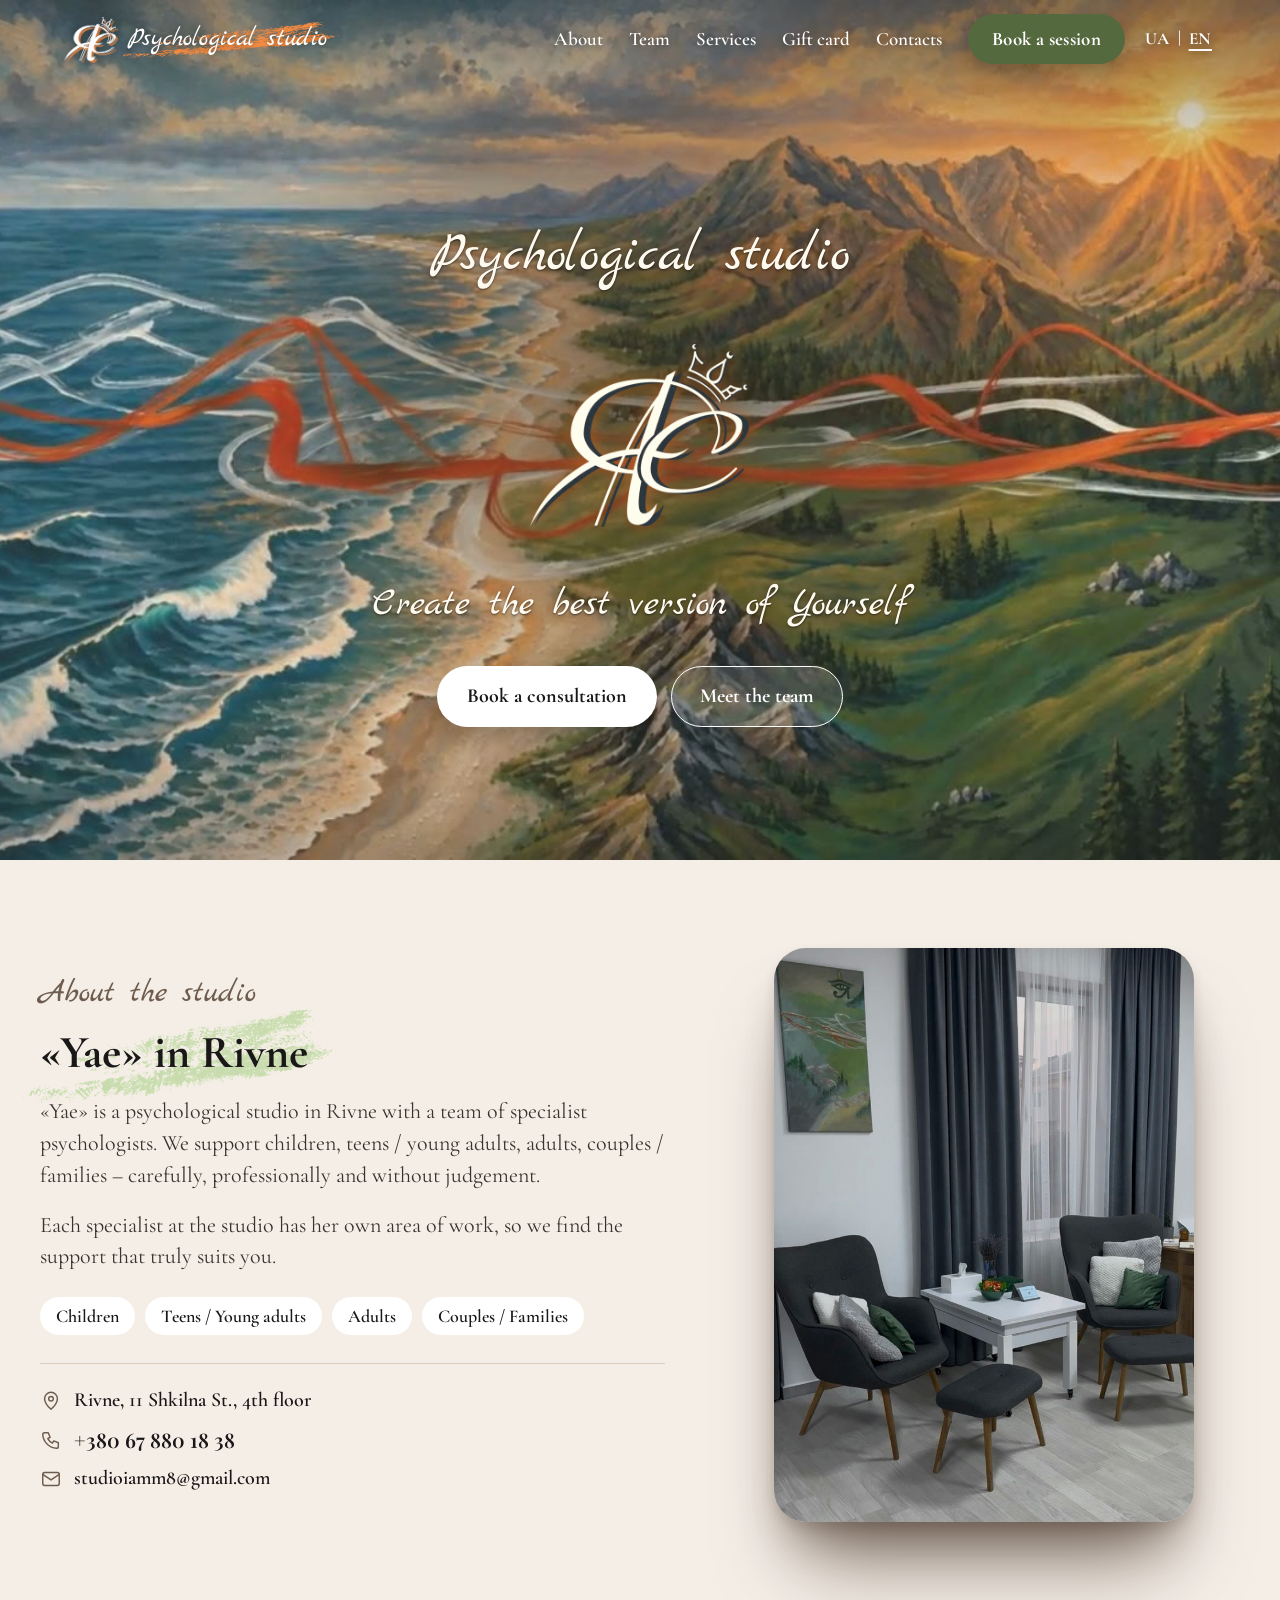
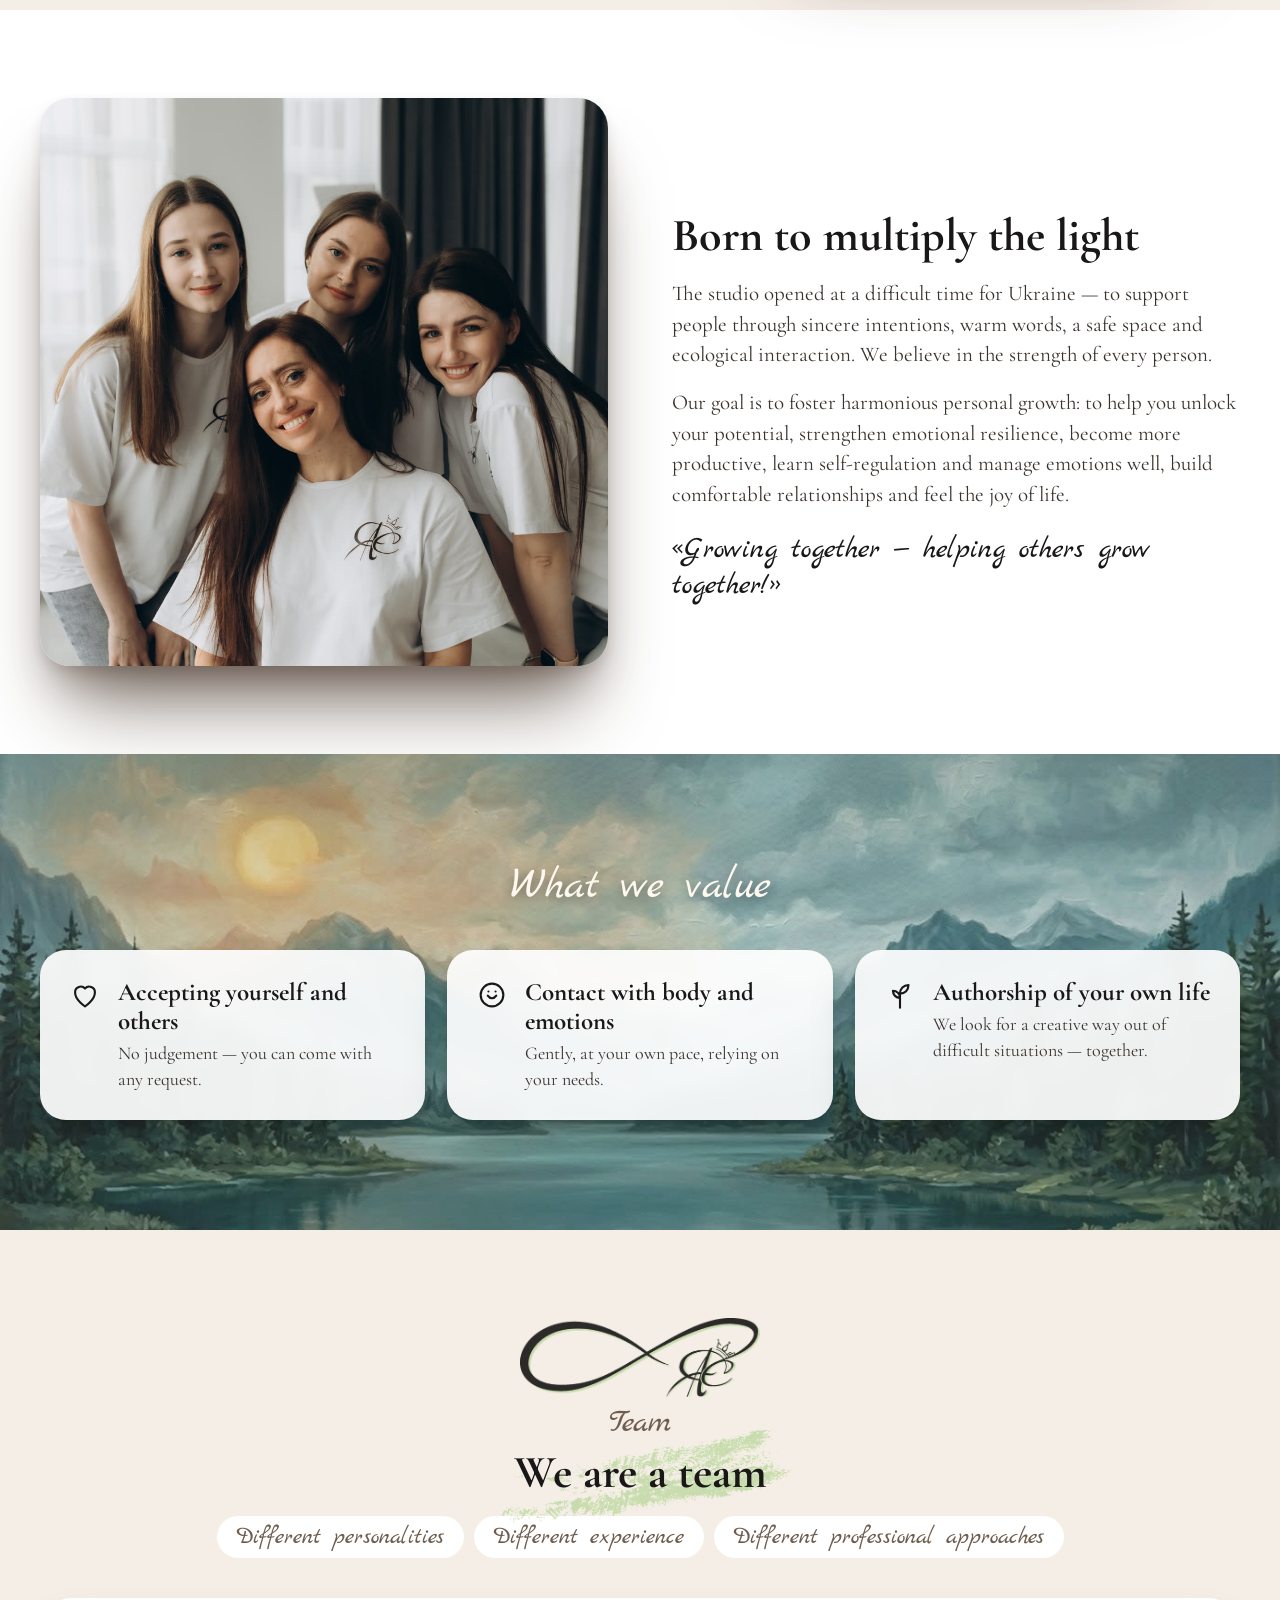
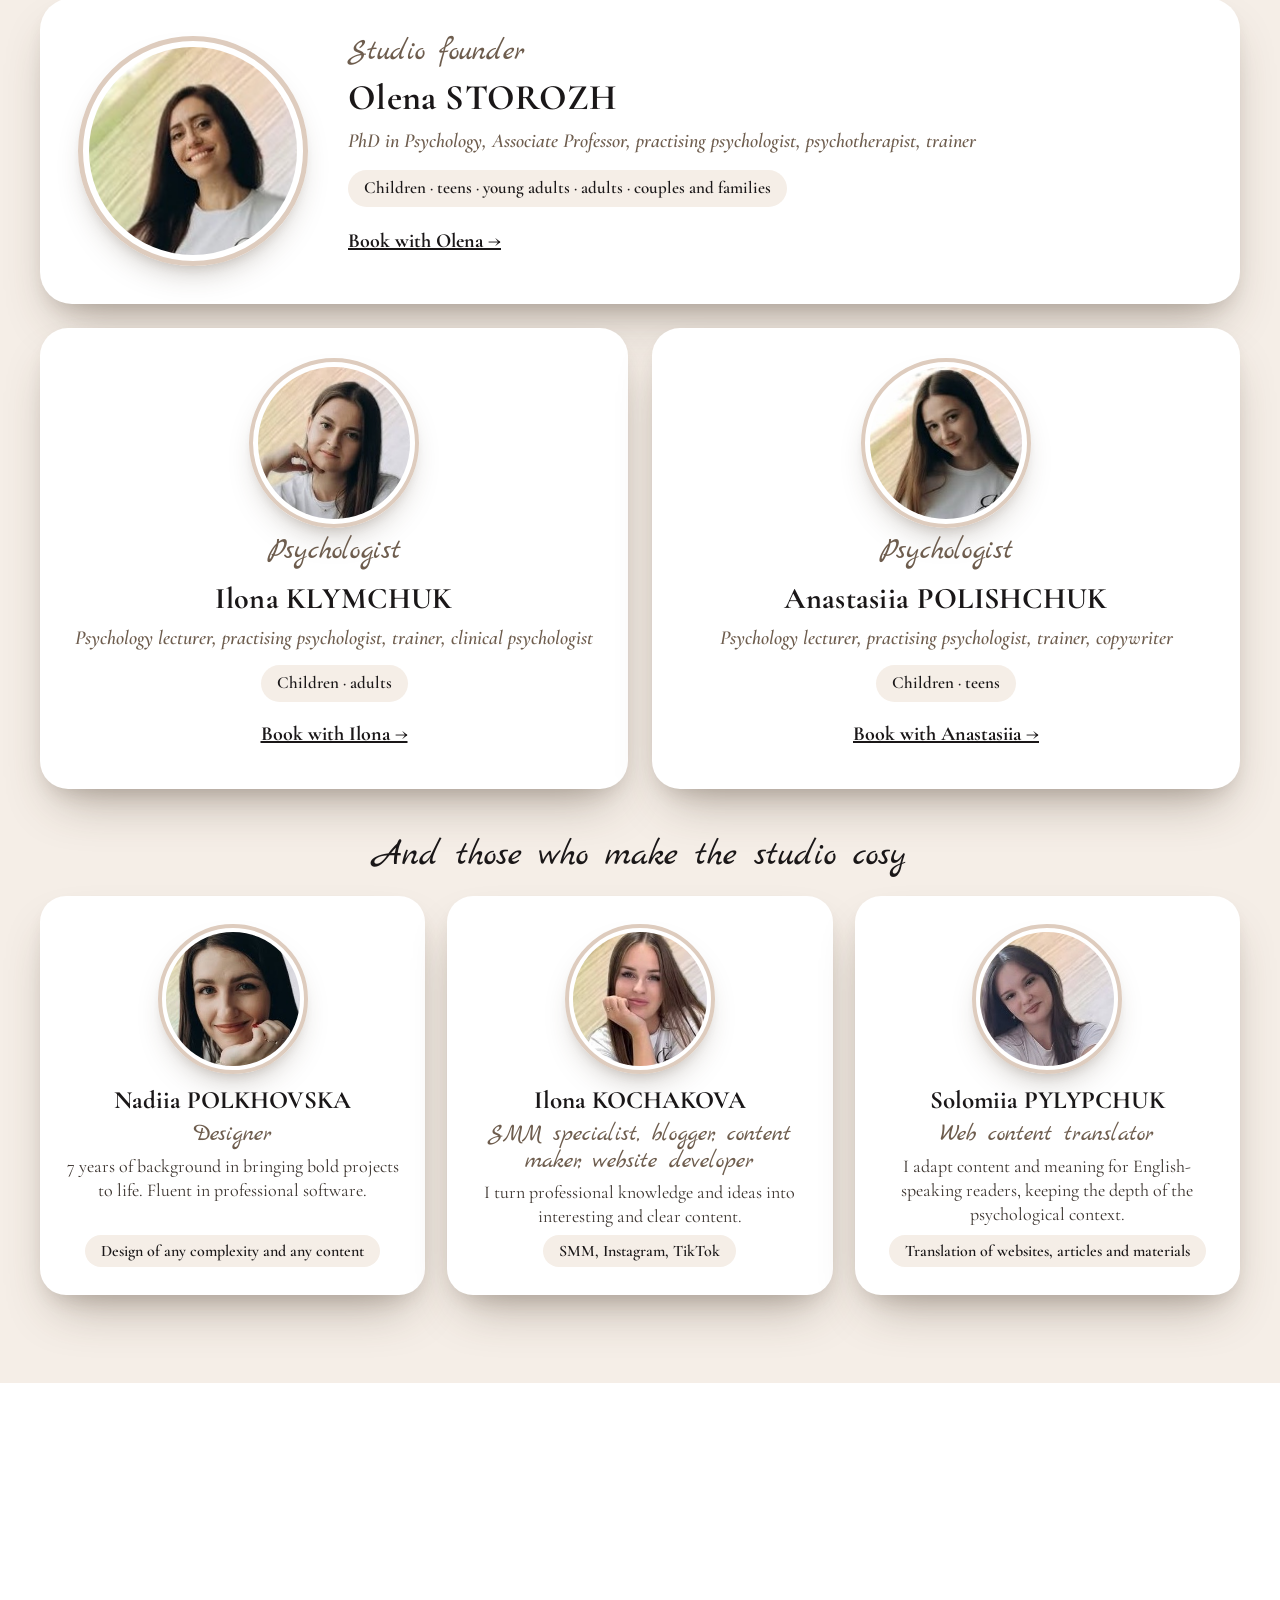
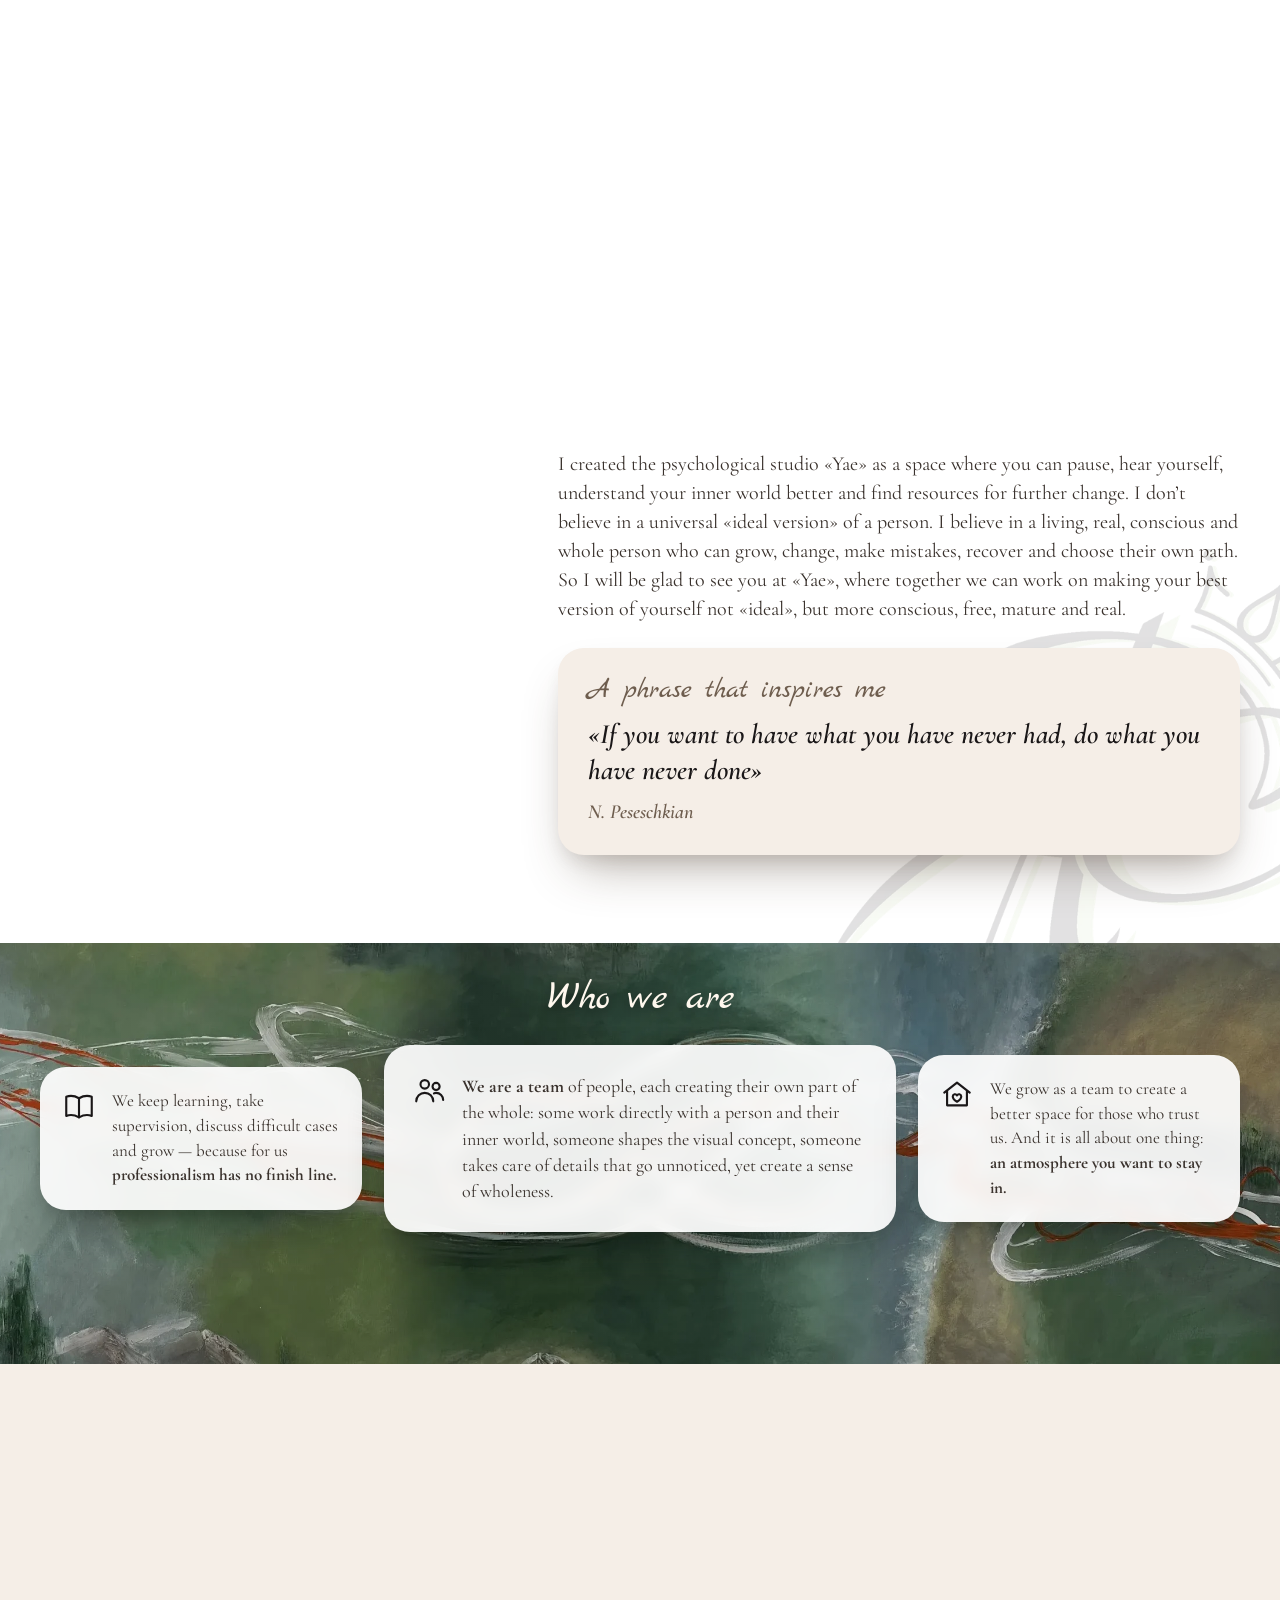
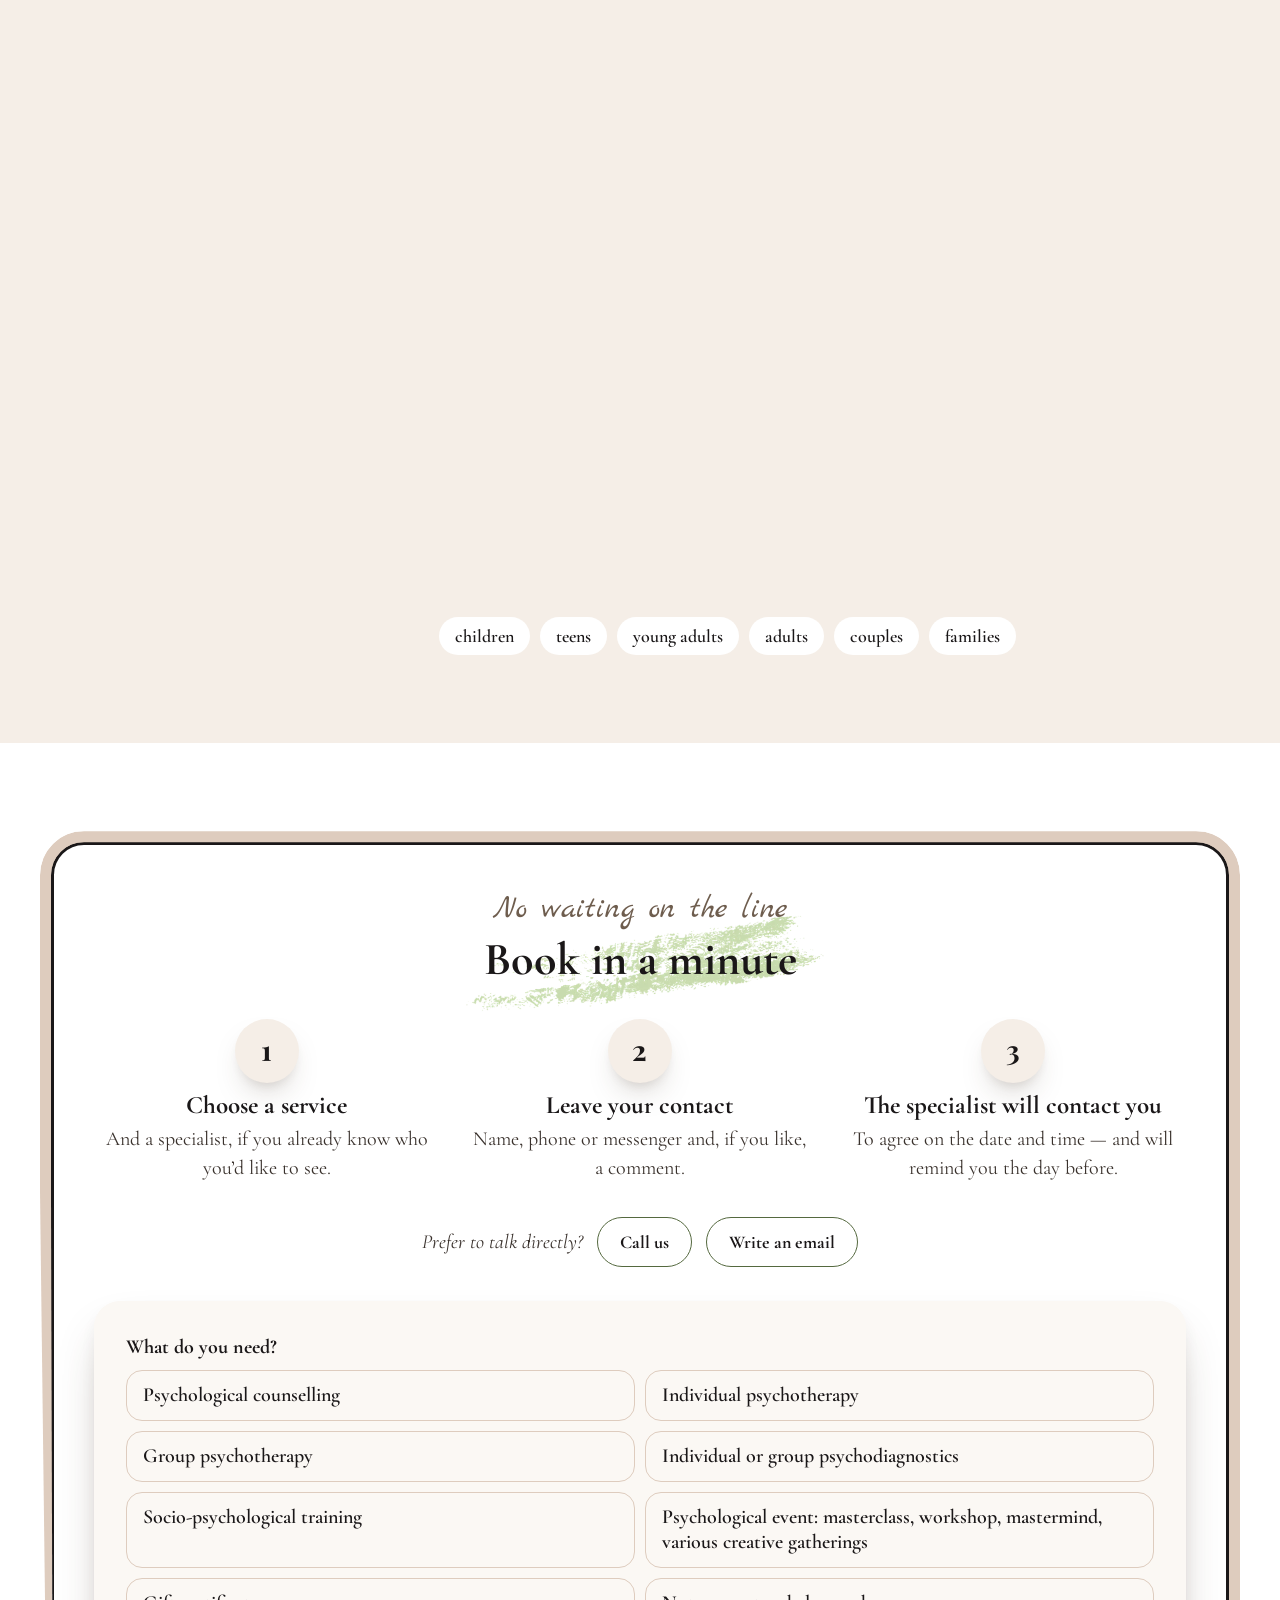
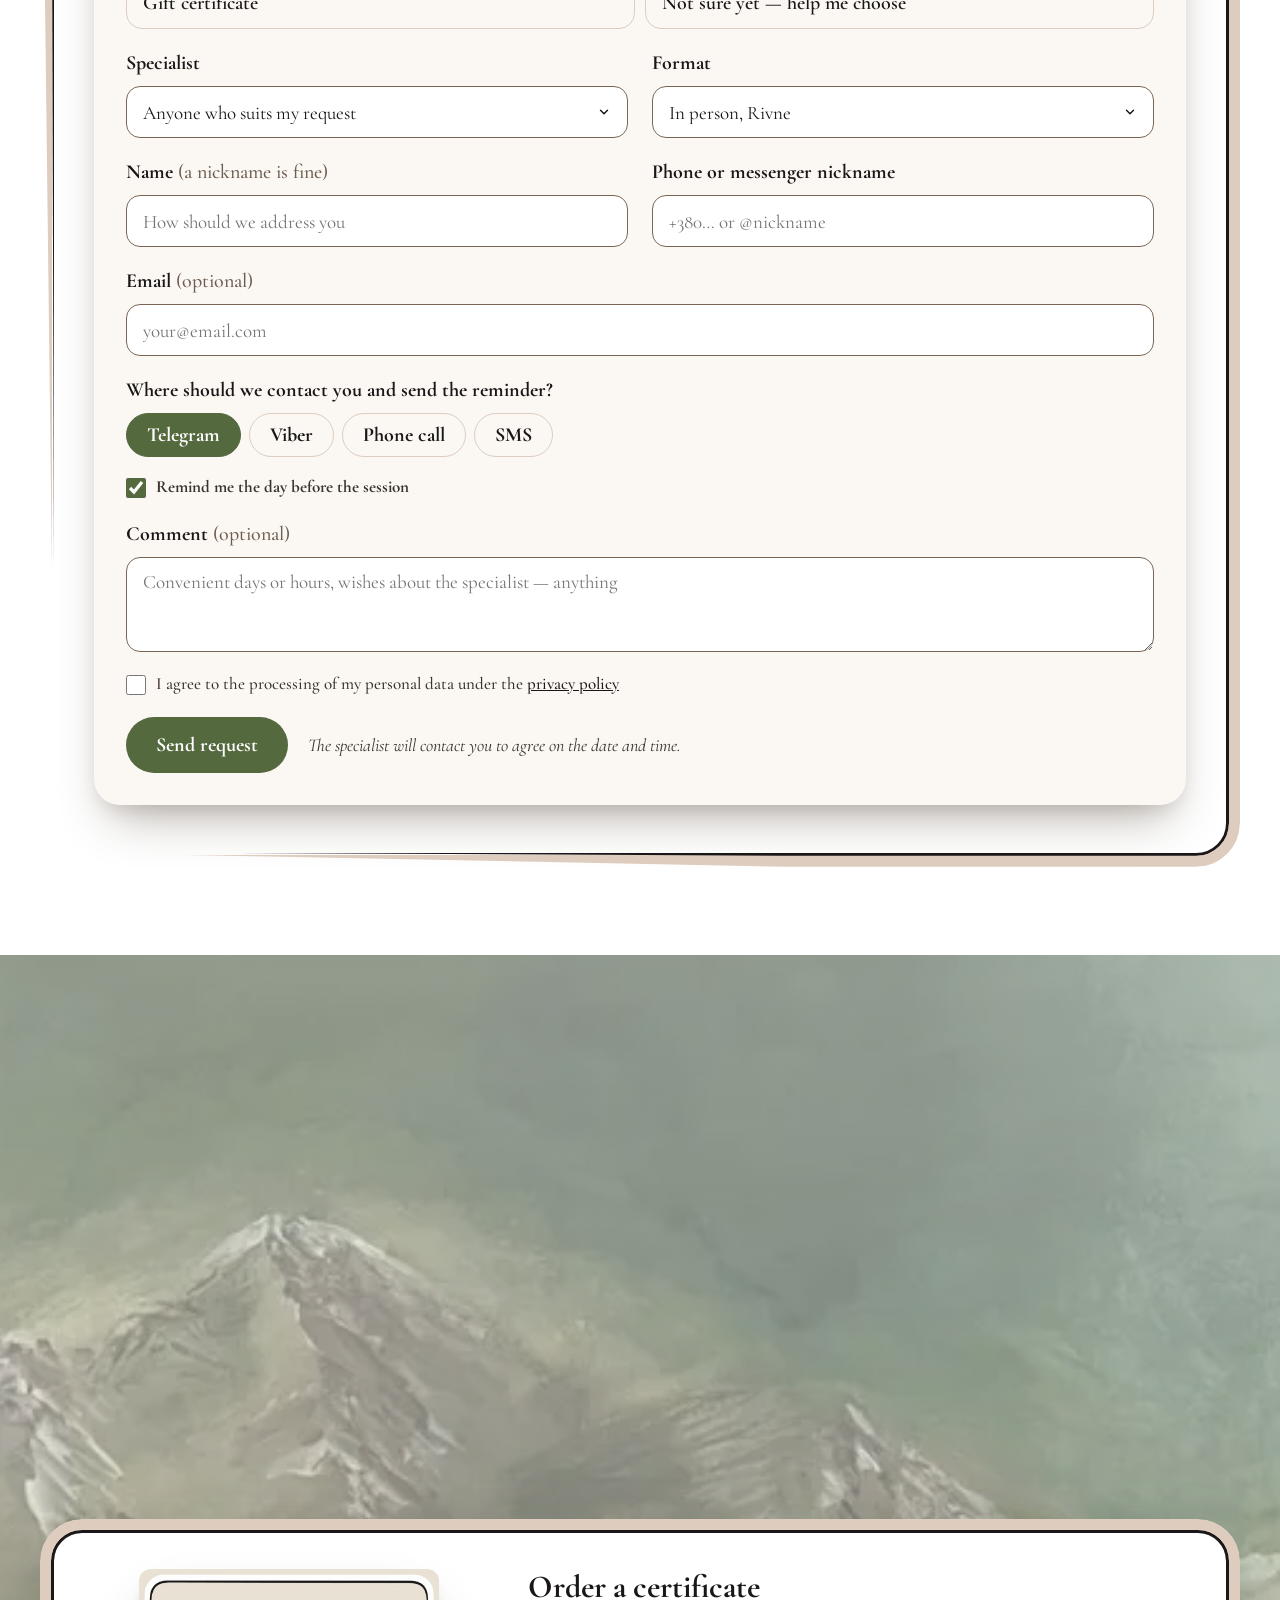
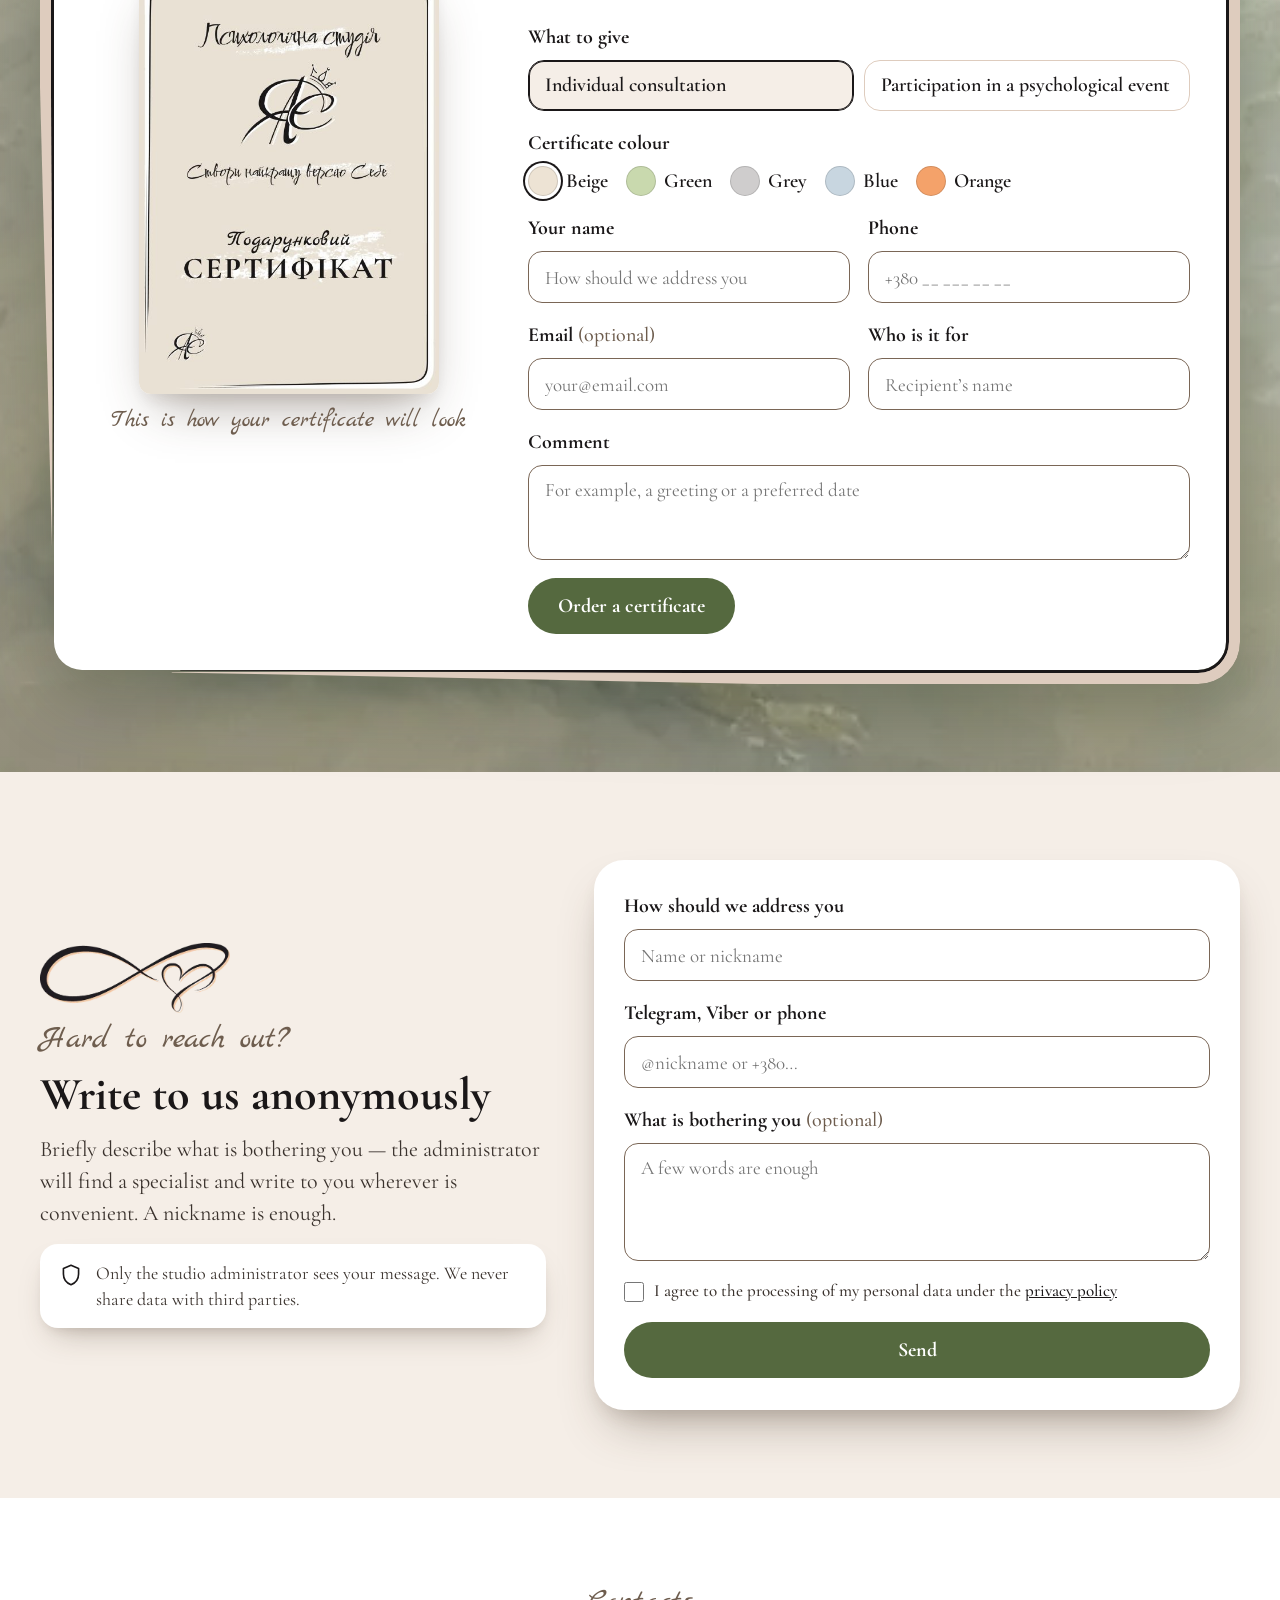
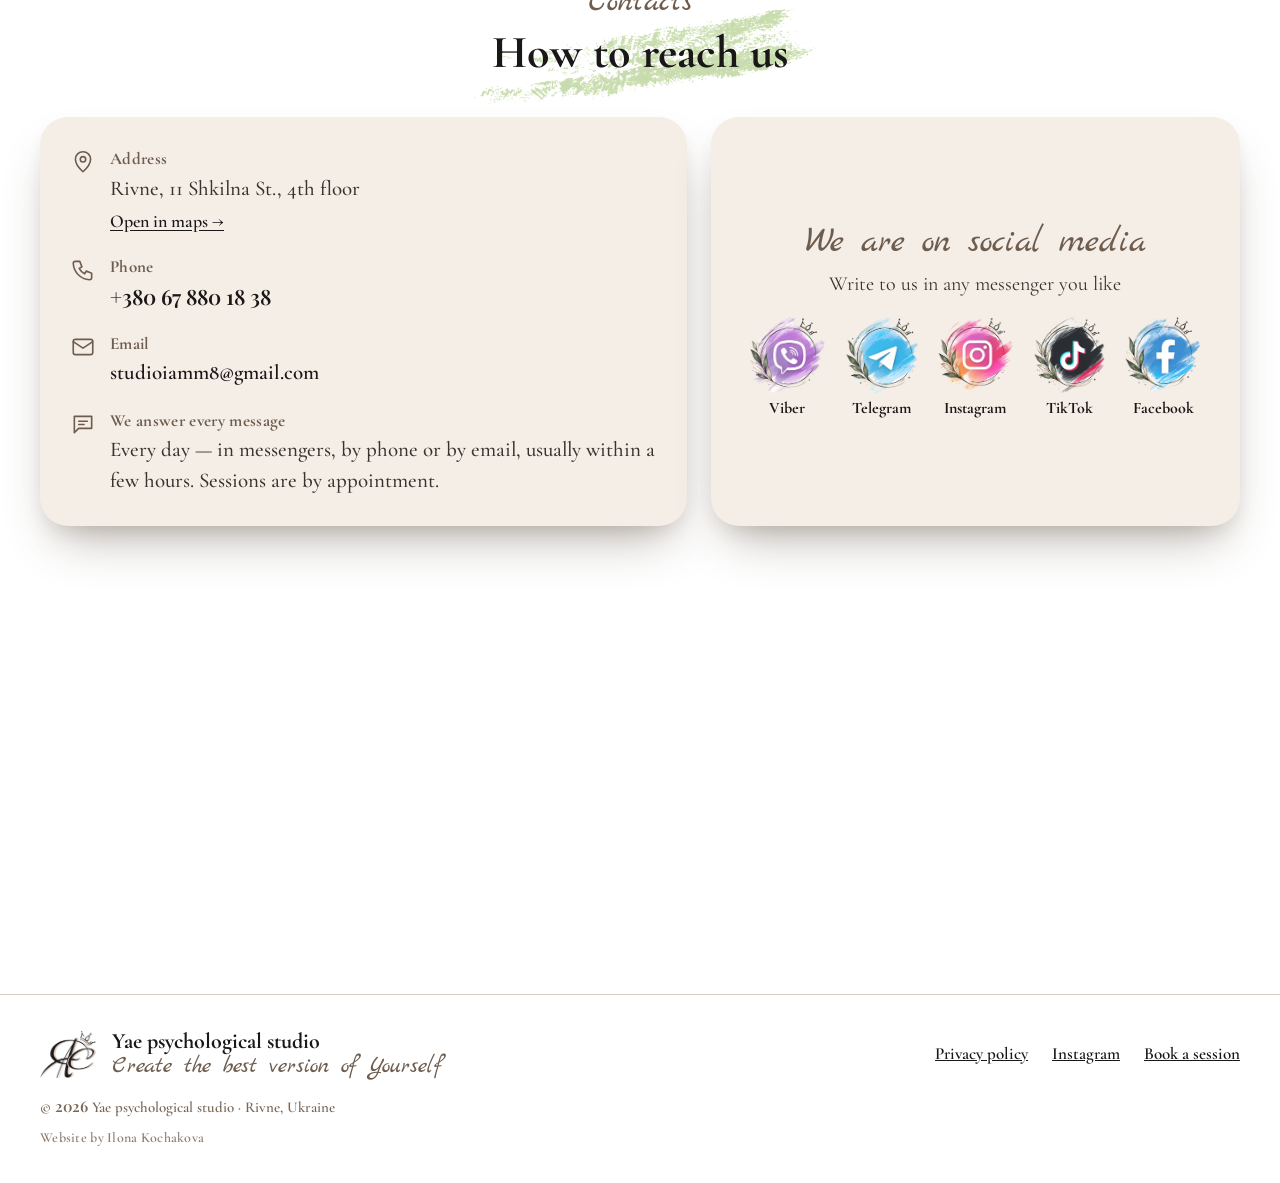
<file: index.html>
<!doctype html>
<html lang="uk">
<head>
<meta charset="utf-8">
<meta name="viewport" content="width=device-width, initial-scale=1">
<title>Психологічна студія «Яє» — Рівне</title>
<meta name="description" content="Психологічна студія «Яє» у Рівному: консультування, психотерапія, психодіагностика, соціально-психологічний тренінг та психологічні заходи для дітей, підлітків, дорослих, пар і сімей. Офлайн і онлайн.">
<meta property="og:title" content="Психологічна студія «Яє» — Рівне">
<meta property="og:description" content="Створи найкращу версію Себе.">
<meta property="og:type" content="website">
<meta property="og:url" content="https://studioiam.com.ua/">
<meta property="og:image" content="https://studioiam.com.ua/assets/team-full.jpg">
<meta property="og:locale" content="uk_UA">
<meta name="twitter:card" content="summary_large_image">
<link rel="canonical" href="https://studioiam.com.ua/">
<link rel="icon" href="assets/logo.png">
<link rel="preconnect" href="https://fonts.googleapis.com">
<link rel="preconnect" href="https://fonts.gstatic.com" crossorigin>
<link href="https://fonts.googleapis.com/css2?family=Cormorant+Garamond:ital,wght@0,500;0,600;0,700;1,500;1,600&family=Playfair+Display:wght@400;600;700&family=Marck+Script&display=swap" rel="stylesheet">
<link rel="stylesheet" href="style.css?v=202611091915">
<script>
  // Motion unless the visitor asked for less; the logo intro on every load; language: saved choice, else the browser's
  (function () {
    var d = document.documentElement;
    if (!matchMedia('(prefers-reduced-motion: reduce)').matches) d.classList.add('motion');
    // The logo intro on every load, except when the link leads straight to a section (#booking, #contacts…)
    if (d.classList.contains('motion') && !location.hash) d.classList.add('intro-on');
    var lang = null; try { lang = localStorage.getItem('yae_lang'); } catch (e) {}
    if (!lang) lang = /^(uk|ru|be)\b/i.test(navigator.language || 'uk') ? 'uk' : 'en';
    d.lang = lang === 'en' ? 'en' : 'uk';
  })();
</script>
<script type="application/ld+json">
{
 "@context": "https://schema.org",
 "@type": "MedicalBusiness",
 "@id": "https://studioiam.com.ua/#studio",
 "name": "Психологічна студія «Яє»",
 "alternateName": [
  "Studio Yae",
  "Яє"
 ],
 "description": "Психологічна студія у Рівному: психологічне консультування, індивідуальна та групова психотерапія, психодіагностика, соціально-психологічний тренінг і психологічні заходи для дітей, підлітків, дорослих, пар і сімей. Офлайн і онлайн.",
 "url": "https://studioiam.com.ua/",
 "logo": "https://studioiam.com.ua/assets/logo-sm.webp",
 "image": "https://studioiam.com.ua/assets/team-full.jpg",
 "telephone": "+380678801838",
 "email": "studioiamm8@gmail.com",
 "address": {
  "@type": "PostalAddress",
  "streetAddress": "вул. Шкільна, 11, поверх 4",
  "addressLocality": "Рівне",
  "addressRegion": "Рівненська область",
  "addressCountry": "UA"
 },
 "geo": {
  "@type": "GeoCoordinates",
  "latitude": 50.532401,
  "longitude": 26.3656308
 },
 "hasMap": "https://maps.app.goo.gl/kxekSsByFt43Rvud6",
 "areaServed": {
  "@type": "City",
  "name": "Рівне"
 },
 "availableLanguage": [
  "uk",
  "en"
 ],
 "founder": {
  "@type": "Person",
  "name": "Олена Сторож",
  "jobTitle": "Психологиня, психотерапевтка, кандидатка психологічних наук"
 },
 "sameAs": [
  "https://www.instagram.com/studio.iam.sov/",
  "https://www.tiktok.com/@studio.iam.sov",
  "https://www.facebook.com/share/1CG8r5CAtv/"
 ],
 "makesOffer": [
  {
   "@type": "Offer",
   "itemOffered": {
    "@type": "Service",
    "name": "Психологічне консультування"
   }
  },
  {
   "@type": "Offer",
   "itemOffered": {
    "@type": "Service",
    "name": "Індивідуальна психотерапія"
   }
  },
  {
   "@type": "Offer",
   "itemOffered": {
    "@type": "Service",
    "name": "Групова психотерапія"
   }
  },
  {
   "@type": "Offer",
   "itemOffered": {
    "@type": "Service",
    "name": "Індивідуальна та групова психодіагностика"
   }
  },
  {
   "@type": "Offer",
   "itemOffered": {
    "@type": "Service",
    "name": "Соціально-психологічний тренінг"
   }
  },
  {
   "@type": "Offer",
   "itemOffered": {
    "@type": "Service",
    "name": "Психологічні заходи"
   }
  },
  {
   "@type": "Offer",
   "itemOffered": {
    "@type": "Service",
    "name": "Подарунковий сертифікат"
   }
  }
 ]
}
</script>
</head>
<body>

<!-- 1. Loading screen: the logo animation -->
<div class="intro" id="intro" role="dialog" aria-modal="true" aria-label="Психологічна студія «Яє»">
  <video id="introVideo" src="assets/intro.mp4" playsinline preload="auto"></video>
  <div class="intro-btns">
    <button type="button" id="introSound" class="intro-btn sound" hidden><svg width="22" height="22" viewBox="0 0 24 24" fill="none" stroke="currentColor" stroke-width="1.8" stroke-linecap="round" stroke-linejoin="round" aria-hidden="true"><path d="M11 5 6 9H3v6h3l5 4V5z"/><path d="M15.5 8.5a5 5 0 0 1 0 7M18.5 5.5a9 9 0 0 1 0 13"/></svg><span data-en="Turn on sound">Увімкнути звук</span></button>
    <button type="button" id="introSkip" class="intro-btn" data-en="Skip">Пропустити</button>
  </div>
</div>

<!-- 2. Header -->
<header class="site-header" id="header">
  <div class="wrap">
    <a href="#top" class="brand">
      <img src="assets/logo-sm.webp" alt="Логотип студії «Яє»" data-en-alt="Studio Yae logo" width="52" height="44">
      <span class="brand-word"><img class="ua-only wm-hero" src="assets/wordmark-ink.webp" alt="Психологічна студія" width="150" height="42"><img class="ua-only wm-plain" src="assets/wordmark-sm.webp" alt="" width="150" height="42"><span class="en-only script brand-en">Psychological studio</span></span>
    </a>
    <nav class="site-nav" id="nav" aria-label="Головне меню">
      <a href="#about" data-en="About">Про студію</a>
      <a href="#team" data-en="Team">Команда</a>
      <a href="#services" data-en="Services">Послуги</a>
      <a href="#gift" data-en="Gift card">Сертифікат</a>
      <a href="#contacts" data-en="Contacts">Контакти</a>
      <a href="https://www.instagram.com/studio.iam.sov/" class="insta m-only" target="_blank" rel="noopener">Instagram @studio.iam.sov</a>
      <a href="#booking" class="btn" data-en="Book a session">Записатися</a>
    </nav>
    <div class="lang" role="group" aria-label="Мова / Language">
      <button type="button" data-lang="uk">UA</button><span aria-hidden="true">|</span><button type="button" data-lang="en">EN</button>
    </div>
    <button type="button" class="burger" id="burger" aria-label="Відкрити меню" aria-expanded="false" aria-controls="nav">
      <svg class="i-open" width="20" height="20" viewBox="0 0 24 24" fill="none" stroke="currentColor" stroke-width="2" stroke-linecap="round" aria-hidden="true"><path d="M4 7h16M4 12h16M4 17h16"/></svg>
      <svg class="i-close" width="20" height="20" viewBox="0 0 24 24" fill="none" stroke="currentColor" stroke-width="2" stroke-linecap="round" aria-hidden="true"><path d="M6 6l12 12M18 6L6 18"/></svg>
    </button>
  </div>
</header>

<main>
  <!-- 3. Hero: the painting, the logo draws itself in milk-white with a soft orange glow -->
  <section id="top" class="hero">
    <video class="hero-bg" id="heroVideo" src="assets/hero-mid.mp4" poster="assets/hero-mid-poster.jpg" muted loop playsinline preload="auto" aria-hidden="true"></video>
    <video id="logoClip" class="logo-clip" src="assets/logo-clip.mp4" muted playsinline preload="auto" aria-hidden="true"></video>
    <div class="hero-veil" aria-hidden="true"></div>
    <div class="hero-in">
      <h1 class="sr" data-en="Yae psychological studio in Rivne">Психологічна студія «Яє» у Рівному</h1>
      <div class="lockup" id="lockup" aria-hidden="true">
        <div class="rule" id="rule1"></div>
        <div class="lk-text lk-top" id="topText" data-en="Psychological studio">Психологічна студія</div>
        <div class="lk-logo">
          <canvas id="logoCanvas" width="640" height="520"></canvas>
          <img class="lk-still" src="assets/logo-sm.webp" alt="" width="240" height="201">
        </div>
        <div class="lk-text lk-bottom" id="bottomText" data-en="Create the best version of Yourself">Створи найкращу версію Себе</div>
        <div class="rule" id="rule2"></div>
      </div>
      <div class="actions">
        <a href="#booking" class="btn" data-en="Book a consultation">Записатися на консультацію</a>
        <a href="#team" class="btn-outline" data-en="Meet the team">Познайомитися з командою</a>
      </div>
    </div>
  </section>

  <!-- 4. «Яє» у Рівному — beige -->
  <section id="about" class="sand about">
    <div class="wrap about-grid">
      <div class="about-text">
        <div class="script" data-en="About the studio">Про студію</div>
        <h2 class="mt mt-green" data-en="«Yae» in Rivne">«Яє» у Рівному</h2>
        <p data-en="«Yae» is a psychological studio in Rivne with a team of specialist psychologists. We support children, teens / young adults, adults, couples / families – carefully, professionally and without judgement.">«Яє» – це психологічна студія в Рівному, де працює команда спеціалістів психологів. Ми супроводжуємо дітей, підлітків / юнаків, дорослих, пари / сім’ї – обережно, професійно та без оцінювання.</p>
        <p data-en="Each specialist at the studio has her own area of work, so we find the support that truly suits you.">Кожна фахівчиня студії має власний напрям роботи, тож ми підбираємо підтримку, що справді підходить саме вам.</p>
        <div class="tags">
          <span class="pill-tag" data-en="Children">Діти</span>
          <span class="pill-tag" data-en="Teens / Young adults">Підлітки / Юнаки</span>
          <span class="pill-tag" data-en="Adults">Дорослі</span>
          <span class="pill-tag" data-en="Couples / Families">Пари / Сім’ї</span>
        </div>
        <div class="studio-info">
        <a href="https://maps.app.goo.gl/kxekSsByFt43Rvud6" target="_blank" rel="noopener">
          <svg width="22" height="22" viewBox="0 0 24 24" fill="none" stroke="currentColor" stroke-width="1.6" stroke-linecap="round" stroke-linejoin="round" aria-hidden="true"><path d="M12 21s-7-6.2-7-11.5a7 7 0 0 1 14 0C19 14.8 12 21 12 21z"/><circle cx="12" cy="9.5" r="2.5"/></svg>
          <span data-en="Rivne, 11 Shkilna St., 4th floor">Рівне, вул. Шкільна, <span class="num">11</span>, поверх <span class="num">4</span></span>
        </a>
        <a href="tel:+380678801838" class="tel">
          <svg width="22" height="22" viewBox="0 0 24 24" fill="none" stroke="currentColor" stroke-width="1.6" stroke-linecap="round" stroke-linejoin="round" aria-hidden="true"><path d="M5 4h4l2 5-2.5 1.5a11 11 0 0 0 5 5L15 13l5 2v4a2 2 0 0 1-2 2A16 16 0 0 1 3 6a2 2 0 0 1 2-2"/></svg>
          <span class="num">+380 67 880 18 38</span>
        </a>
        <a href="mailto:studioiamm8@gmail.com" class="mail">
          <svg width="22" height="22" viewBox="0 0 24 24" fill="none" stroke="currentColor" stroke-width="1.6" stroke-linecap="round" stroke-linejoin="round" aria-hidden="true"><rect x="3" y="5" width="18" height="14" rx="2"/><path d="M3 7l9 6 9-6"/></svg>
          <span>studioiamm8@gmail.com</span>
        </a>
      </div>
      </div>
      <figure class="studio-card">
        <img src="assets/studio-full.jpg" alt="Кабінет студії «Яє»: картина на стіні, два крісла і столик біля вікна" data-en-alt="Studio Yae room: a painting on the wall, two armchairs and a table by the window" width="734" height="1280" loading="lazy" decoding="async">
      </figure>
    </div>
  </section>

  <!-- 5. Народилися, щоб примножувати світло — white -->
  <section id="story" class="story">
    <div class="wrap story-grid">
      <div class="story-photo">
        <img src="assets/team-full.jpg" alt="Команда студії «Яє»" data-en-alt="The Yae studio team" width="1000" height="1515" loading="lazy" decoding="async">
      </div>
      <div class="story-text">
        <div class="script" data-en="Our story">Наша історія</div>
        <h2 data-en="Born to multiply the light">Народилися, щоб примножувати світло</h2>
        <p data-en="The studio opened at a difficult time for Ukraine — to support people through sincere intentions, warm words, a safe space and ecological interaction. We believe in the strength of every person.">Студія відкрилася у непростий для України час — щоб підтримувати людей через щирі наміри, теплі слова, безпечний простір та екологічну взаємодію. Ми віримо в силу кожної людини.</p>
        <p data-en="Our goal is to foster harmonious personal growth: to help you unlock your potential, strengthen emotional resilience, become more productive, learn self-regulation and manage emotions well, build comfortable relationships and feel the joy of life.">Наша мета — сприяти гармонійному розвитку особистості: допомагати розкривати потенціал, зміцнювати емоційну стійкість, підвищувати продуктивність, навчати саморегуляції та ефективному управлінню емоціями, а також будувати комфортні взаємини і відчувати радість життя.</p>
        <div class="motto" data-en="«Growing together — helping others grow together!»">«Разом зростаємо — разом допомагаємо зростати іншим!»</div>
      </div>
    </div>
  </section>

  <!-- 6. Цінності на пейзажі — colour -->
  <section id="values" class="land values-land" style="--bg:url('assets/land-lake-mid.jpg')">
    <div class="wrap stack">
      <div class="head center">
        <div class="script" data-en="What we value">Що для нас важливо</div>
      </div>
      <div class="values">
        <div class="value">
          <svg width="34" height="34" viewBox="0 0 24 24" fill="none" stroke="#1A1718" stroke-width="1.5" stroke-linecap="round" stroke-linejoin="round" aria-hidden="true"><path d="M12 20s-7-4.4-7-10a4 4 0 0 1 7-2.6A4 4 0 0 1 19 10c0 5.6-7 10-7 10z"/></svg>
          <div><h3 data-en="Accepting yourself and others">Прийняття себе та інших</h3><p data-en="No judgement — you can come with any request.">Без осуду — з будь-яким запитом можна прийти.</p></div>
        </div>
        <div class="value">
          <svg width="34" height="34" viewBox="0 0 24 24" fill="none" stroke="#1A1718" stroke-width="1.5" stroke-linecap="round" stroke-linejoin="round" aria-hidden="true"><circle cx="12" cy="12" r="8"/><path d="M9 12.5c.8 1.2 1.8 1.8 3 1.8s2.2-.6 3-1.8"/><path d="M9.5 9.5h.01M14.5 9.5h.01"/></svg>
          <div><h3 data-en="Contact with body and emotions">Контакт з тілом і емоціями</h3><p data-en="Gently, at your own pace, relying on your needs.">Екологічно, у вашому темпі, з опорою на ваші потреби.</p></div>
        </div>
        <div class="value">
          <svg width="34" height="34" viewBox="0 0 24 24" fill="none" stroke="#1A1718" stroke-width="1.5" stroke-linecap="round" stroke-linejoin="round" aria-hidden="true"><path d="M12 21V11"/><path d="M12 11c0-3.5 2.5-6 6-6 0 3.5-2.5 6-6 6z"/><path d="M12 14c0-3-2.2-5-5-5 0 3 2.2 5 5 5z"/></svg>
          <div><h3 data-en="Authorship of your own life">Авторство власного життя</h3><p data-en="We look for a creative way out of difficult situations — together.">Шукаємо творчий вихід зі складних ситуацій — разом.</p></div>
        </div>
      </div>
    </div>
  </section>

  <!-- 7. Ми — команда — beige -->
  <section id="team" class="sand team">
    <div class="wrap stack">
      <div class="team-head">
        <img class="emblem" src="assets/inf-ye-3.webp" alt="" width="260" height="104" loading="lazy">
        <div class="script" data-en="Team">Команда</div>
        <h2 class="mt mt-green" data-en="We are a team">Ми — команда</h2>
        <div class="chips">
          <span data-en="Different personalities">Різні характери</span>
          <span data-en="Different experience">Різний досвід</span>
          <span data-en="Different professional approaches">Різні професійні підходи</span>
        </div>
      </div>

      <div class="psy-list">
        <article class="person founder">
          <div class="avatar"><img src="assets/olena.jpg" alt="Олена СТОРОЖ" data-en-alt="Olena STOROZH" width="210" height="210" loading="lazy" decoding="async"></div>
          <div class="info">
            <div class="badge" data-en="Studio founder">Засновниця студії</div>
            <h3 data-en="Olena STOROZH">Олена СТОРОЖ</h3>
            <div class="role" data-en="PhD in Psychology, Associate Professor, practising psychologist, psychotherapist, trainer">Кандидатка психологічних наук, доцентка, практикуюча психологиня, психотерапевтка, тренерка</div>
            <div class="aud" data-en="Children · teens · young adults · adults · couples and families">Діти · підлітки · юнаки · дорослі · пари та сім’ї</div>
            <a href="#booking" class="cta" data-spec="olena" data-en="Book with Olena →">Записатися до Олени →</a>
          </div>
        </article>
        <article class="person">
          <div class="avatar"><img src="assets/ilona-klymchuk.jpg" alt="Ілона КЛИМЧУК" data-en-alt="Ilona KLYMCHUK" width="220" height="220" loading="lazy" decoding="async"></div>
          <div class="badge" data-en="Psychologist">Психолог</div>
          <h3 data-en="Ilona KLYMCHUK">Ілона КЛИМЧУК</h3>
          <div class="role" data-en="Psychology lecturer, practising psychologist, trainer, clinical psychologist">Викладачка психології, практикуюча психологиня, тренерка, клінічна психологиня</div>
          <div class="aud" data-en="Children · adults">Діти · дорослі</div>
          <a href="#booking" class="cta" data-spec="ilona" data-en="Book with Ilona →">Записатися до Ілони →</a>
        </article>
        <article class="person">
          <div class="avatar"><img src="assets/anastasiia.jpg" alt="Анастасія ПОЛІЩУК" data-en-alt="Anastasiia POLISHCHUK" width="205" height="205" loading="lazy" decoding="async"></div>
          <div class="badge" data-en="Psychologist">Психолог</div>
          <h3 data-en="Anastasiia POLISHCHUK">Анастасія ПОЛІЩУК</h3>
          <div class="role" data-en="Psychology lecturer, practising psychologist, trainer, copywriter">Викладачка психології, практикуюча психологиня, тренерка, копірайтер</div>
          <div class="aud" data-en="Children · teens">Діти · підлітки</div>
          <a href="#booking" class="cta" data-spec="anastasiia" data-en="Book with Anastasiia →">Записатися до Анастасії →</a>
        </article>
      </div>

      <div class="crew">
        <h3 class="script" data-en="And those who make the studio cosy">А ще — ті, хто робить студію затишною</h3>
        <div class="crew-list">
          <div class="crew-item">
            <img src="assets/nadiia.jpg" alt="Надія ПОЛХОВСЬКА" data-en-alt="Nadiia POLKHOVSKA" width="250" height="250" loading="lazy" decoding="async">
            <b data-en="Nadiia POLKHOVSKA">Надія ПОЛХОВСЬКА</b>
            <span class="crew-role" data-en="Designer">Дизайнер</span>
            <p data-en="7 years of background in bringing bold projects to life. Fluent in professional software.">7-річний бекграунд у реалізації сміливих проєктів. Вільно володіє професійним софтом.</p>
            <span class="crew-scope" data-en="Design of any complexity and any content">Розробка дизайну будь-якої складності і будь-якого контенту</span>
          </div>
          <div class="crew-item">
            <img src="assets/ilona-kochakova.jpg" alt="Ілона КОЧАКОВА" data-en-alt="Ilona KOCHAKOVA" width="220" height="220" loading="lazy" decoding="async">
            <b data-en="Ilona KOCHAKOVA">Ілона КОЧАКОВА</b>
            <span class="crew-role" data-en="SMM specialist, blogger, content maker, website developer">SMM-спеціалістка, блогерка, контент-мейкерка, розробниця сайтів</span>
            <p data-en="I turn professional knowledge and ideas into interesting and clear content.">Перетворюю професійні знання та ідеї на цікавий та зрозумілий контент.</p>
            <span class="crew-scope">SMM, Instagram, TikTok</span>
          </div>
          <div class="crew-item">
            <img src="assets/solomiia.jpg" alt="Соломія ПИЛИПЧУК" data-en-alt="Solomiia PYLYPCHUK" width="230" height="230" loading="lazy" decoding="async">
            <b data-en="Solomiia PYLYPCHUK">Соломія ПИЛИПЧУК</b>
            <span class="crew-role" data-en="Web content translator">Перекладачка вебконтенту</span>
            <p data-en="I adapt content and meaning for English-speaking readers, keeping the depth of the psychological context.">Адаптую зміст та сенси для англомовної аудиторії, зберігаючи глибину психологічного контексту.</p>
            <span class="crew-scope" data-en="Translation of websites, articles and materials">Переклад сайтів, статей та матеріалів</span>
          </div>
        </div>
      </div>
    </div>
  </section>

  <!-- 9. Засновниця — beige -->
  <section id="founder" class="founder-sec">
    <img class="watermark" src="assets/mark-2.webp" alt="" aria-hidden="true" width="700" height="621" loading="lazy">
    <div class="wrap founder-grid">
      <div class="founder-photo">
        <img class="founder-img" src="assets/olena-full.jpg" alt="Олена СТОРОЖ у кріслі в кабінеті студії" data-en-alt="Olena STOROZH in an armchair at the studio" width="850" height="1280" loading="lazy" decoding="async">
      </div>
      <div class="founder-copy">
        <div class="script" data-en="Studio founder">Засновниця студії</div>
        <h2 class="hello" data-en="Hello, let’s get acquainted">Вітаю, давайте знайомитися</h2>
        <p data-en="I am Olena STOROZH: psychologist, psychotherapist, PhD in Psychology, Associate Professor and founder of the psychological studio «Yae» — «Create the best version of Yourself». In my work I combine scientific knowledge, many years of practice, psychotherapeutic training and constant personal work on myself.">Я — Олена СТОРОЖ, психологиня, психотерапевтка, кандидатка психологічних наук, доцентка, засновниця Психологічної студії «Яє» — «Створи найкращу версію Себе». У своїй професійній діяльності я поєдную наукові знання, багаторічний практичний досвід, психотерапевтичну освіту та постійну особисту роботу над собою.</p>
        <p data-en="With extensive experience working with young people at university and long private practice with children, teenagers, adults, couples and families, I keep widening my ability to offer all-round communication and a cosy atmosphere for learning, counselling, individual and group psychotherapy and training work.">Маючи величезний досвід роботи з молоддю у закладі вищої освіти і досить тривалий досвід приватної практики як з дітьми, підлітками, так і з дорослими, парами та сім’ями, розширюю свої можливості для усесторонньої комунікації і затишної атмосфери для навчання, консультування, індивідуальної та групової психотерапії і тренерської роботи.</p>

        <details class="more">
          <summary data-en="My psychotherapeutic training">Моя психотерапевтична підготовка</summary>
          <div class="more-body">
            <p data-en="Psychotherapy won me over with its structure, depth and the chance to work with all kinds of psychological requests.">Психотерапія захопила мене своєю структурованістю, глибиною та можливістю працювати з різноманітними психологічними запитами.</p>
            <p data-en="I am a psychotherapist in catathymic imaginative psychotherapy (symboldrama). I also have professional training and experience in:">Я є психотерапевткою за методом кататимно-імагінативної психотерапії (символдрами). Також маю професійну підготовку та досвід навчання у таких напрямах:</p>
            <ul>
              <li data-en="five years of training in child and adolescent psychotherapy;">п’ятирічне навчання у сфері дитячої та юнацької психотерапії;</li>
              <li data-en="four years of training in transactional analysis in psychotherapy;">чотирирічне навчання за напрямом транзакційного аналізу в галузі психотерапії;</li>
              <li data-en="specialised training in body-oriented therapy;">спеціалізоване навчання у сфері тілесно-орієнтованої терапії;</li>
              <li data-en="many years of training and practice in art therapy;">багаторічне навчання та практичний досвід у сфері арт-терапії;</li>
              <li data-en="professional training in trauma-focused psychotherapy and EMDR.">професійне навчання у напрямі травма-фокусованої психотерапії та EMDR.</li>
            </ul>
            <p data-en="This lets me choose forms and methods of work that fit the request, age, personality and current state of each client.">Така підготовка дає мені можливість добирати форми та методи роботи відповідно до запиту, віку, особливостей особистості та актуального стану клієнта.</p>
          </div>
        </details>

        <details class="more">
          <summary data-en="My style of work">Мій стиль роботи</summary>
          <div class="more-body">
            <ol class="principles">
              <li><b data-en="Evidence-based approach">Науково-практичний підхід</b><span data-en="Only proven, evidence-based methods and techniques that I have experienced myself and whose effect I know.">Застосування лише доказових та перевірених методів і технік, які пройшла на собі і знаю їх дію та результативність.</span></li>
              <li><b data-en="Kind and empathic approach">Доброзичливий та емпатійний підхід</b><span data-en="Every client is a unique person with their own experience, worldview and way of meeting life’s challenges.">Кожний клієнт є унікальна особистість зі своїм досвідом, світоглядом і способом реагування на життєві виклики.</span></li>
              <li><b data-en="Creative, individual approach">Творчо-індивідуальний підхід</b><span data-en="Helping each client search creatively for a psychological design of their own life, built on awareness, autonomy and responsibility for their choices.">Допомога кожному клієнту здійснювати творчий пошук у створенні психологічного дизайну власного життя, заснованого на усвідомленості, особистісній автономії та відповідальності за власний вибір.</span></li>
              <li><b data-en="Authentic approach">Автентичний підхід</b><span data-en="An atmosphere where a person can be themselves: say what is hard to say to others, live through and explore their emotions, pause, cry, be angry, be sad, rejoice, laugh or simply be in silence.">Створення атмосфери, у якій людина може бути собою — говорити про те, що складно сказати іншим, проживати й досліджувати власні емоції, зупинятися, плакати, злитися, сумувати, радіти, сміятися або просто бути в тиші.</span></li>
              <li><b data-en="Result-oriented approach">Результативний підхід</b><span data-en="Every session is a step towards a better version of yourself, a wider awareness and a new view of your emotional, cognitive and behavioural processes. A move towards relying on yourself, towards a mature, independent, conscious, strong and creative «I am».">Кожна терапевтично-консультативна сесія — це крок до кращої версії себе, до розширення свідомості і нового бачення себе та своїх емоційних, когнітивних і поведінкових процесів. Рух до опори на себе і до зрілого та самостійного себе, до усвідомленого, сильного, творчого «Яє».</span></li>
            </ol>
          </div>
        </details>


        <p class="studio-why" data-en="I created the psychological studio «Yae» as a space where you can pause, hear yourself, understand your inner world better and find resources for further change. I don’t believe in a universal «ideal version» of a person. I believe in a living, real, conscious and whole person who can grow, change, make mistakes, recover and choose their own path. So I will be glad to see you at «Yae», where together we can work on making your best version of yourself not «ideal», but more conscious, free, mature and real.">Створення психологічної студії «Яє» — як простору, у якому можна зупинитися, почути себе, краще зрозуміти власний внутрішній світ і знайти ресурси для подальших змін. Я не вірю в універсальну «ідеальну версію» людини. Я вірю в живу, справжню, усвідомлену та цілісну особистість, яка може розвиватися, змінюватися, помилятися, відновлюватися й обирати власний шлях. Тому буду рада бачити вас у психологічній студії «Яє», де ми разом можемо працювати над тим, щоб ваша найкраща версія себе ставала не «ідеальною», а більш усвідомленою, вільною, зрілою та справжньою.</p>

        <figure class="quote">
          <figcaption class="script" data-en="A phrase that inspires me">Фраза, яка надихає мене</figcaption>
          <blockquote data-en="«If you want to have what you have never had, do what you have never done»">«Якщо хочеш мати те, чого ніколи не мав, то зроби те, чого ніколи не робив»</blockquote>
          <cite data-en="N. Peseschkian">Н. Пезешкіан</cite>
        </figure>
      </div>
    </div>
  </section>

  <!-- 8. Хто ми — colour: a band of the studio's paintings, the orange ribbon through the middle -->
  <section id="heart" class="land who-land">
    <div class="wrap stack">
      <div class="head center">
        <div class="script" data-en="Who we are">Хто ми</div>
      </div>
      <div class="values who-values">
        <div class="value">
          <svg width="34" height="34" viewBox="0 0 24 24" fill="none" stroke="#1A1718" stroke-width="1.5" stroke-linecap="round" stroke-linejoin="round" aria-hidden="true"><circle cx="9" cy="8" r="3"/><circle cx="17" cy="9.5" r="2.5"/><path d="M3 20c0-3.3 2.7-6 6-6s6 2.7 6 6"/><path d="M15.5 14.4c.5-.3 1-.4 1.5-.4 2.8 0 5 2.2 5 5"/></svg>
          <div><p data-en="&lt;b&gt;We are a team&lt;/b&gt; of people, each creating their own part of the whole: some work directly with a person and their inner world, someone shapes the visual concept, someone takes care of details that go unnoticed, yet create a sense of wholeness."><b>Ми — команда</b> людей, кожен із яких створює свою частину цілого: хтось працює безпосередньо з людиною та її внутрішнім світом; хтось формує візуальну концепцію; хтось відповідає за деталі, які непомітні, але саме вони створюють відчуття цілісності.</p></div>
        </div>
        <div class="value">
          <svg width="34" height="34" viewBox="0 0 24 24" fill="none" stroke="#1A1718" stroke-width="1.5" stroke-linecap="round" stroke-linejoin="round" aria-hidden="true"><path d="M3 5.5c2.5-1 5.5-1 9 1 3.5-2 6.5-2 9-1V19c-2.5-1-5.5-1-9 1-3.5-2-6.5-2-9-1z"/><path d="M12 6.5V20"/></svg>
          <div><p data-en="We keep learning, take supervision, discuss difficult cases and grow — because for us &lt;b&gt;professionalism has no finish line.&lt;/b&gt;">Ми постійно навчаємося, супервізуємося, обговорюємо складні випадки й розвиваємося — тому що <b>професійність для нас не має кінцевої точки.</b></p></div>
        </div>
        <div class="value">
          <svg width="34" height="34" viewBox="0 0 24 24" fill="none" stroke="#1A1718" stroke-width="1.5" stroke-linecap="round" stroke-linejoin="round" aria-hidden="true"><path d="M3 11l9-7 9 7"/><path d="M5 10v10h14V10"/><path d="M12 17.5s-3-1.8-3-3.7a1.6 1.6 0 0 1 3-.8 1.6 1.6 0 0 1 3 .8c0 1.9-3 3.7-3 3.7z"/></svg>
          <div><p data-en="We grow as a team to create a better space for those who trust us. And it is all about one thing: &lt;b&gt;an atmosphere you want to stay in.&lt;/b&gt;">Ми ростемо як команда, щоб створювати якісніший простір для тих, хто нам довіряє. І все це — про одне: <b>атмосферу, у якій хочеться залишитися.</b></p></div>
        </div>
      </div>
    </div>
  </section>

  <!-- 10. Послуги — white, every service in the studio frame -->
  <section id="services" class="sand services">
    <div class="wrap stack">
      <div class="services-head">
        <img src="assets/inf-ye-2.webp" alt="" width="260" height="104" loading="lazy">
        <div class="script" data-en="Psychological studio">Психологічна студія</div>
        <h2 class="mt mt-orange" data-en="Studio services">Послуги студії</h2>
      </div>
      <div class="svc-grid">
        <article class="svc"><div class="frame-inner">
          <span class="svc-label" data-en="Service">Послуга</span>
          <h3 data-en="Psychological counselling">Психологічне консультування</h3>
          <details><summary data-en="Read more">Детальніше</summary>
            <p data-en="Psychological counselling is professional short-term help in understanding your own emotions, feelings and behaviour, aimed at overcoming life’s difficulties and finding solutions to personal and interpersonal problems. It is a space of trust and support where you can understand yourself better, find your own resources for change and get a professional view of the situation.">Психологічне консультування — це професійна короткострокова допомога у розумінні власних емоцій, почуттів і поведінки з метою подолання життєвих труднощів та пошуку шляхів вирішення особистих і міжособистісних проблем. Це простір довіри й підтримки, де Ви можете краще зрозуміти себе, знайти власні ресурси для змін і отримати професійний погляд на ситуацію.</p>
          </details>
          <a href="#booking" class="svc-book" data-svc="consult" data-en="Book →">Записатися →</a>
        </div></article>

        <article class="svc"><div class="frame-inner">
          <span class="svc-label" data-en="Service">Послуга</span>
          <h3 data-en="Individual psychotherapy">Індивідуальна психотерапія</h3>
          <details><summary data-en="Read more">Детальніше</summary>
            <p data-en="Individual psychotherapy is a long-term form of psychotherapeutic work in which the main tool of help is the professional interaction between the psychotherapist and the person in one-to-one contact, aimed at improving their mental health and supporting the growth of their identity and self-realisation.">Індивідуальна психотерапія — це довгострокова форма психотерапевтичної роботи, у якій основним інструментом допомоги є професійна взаємодія психотерапевта з особистістю у форматі індивідуального контакту з метою покращення її психічного здоров’я і сприяння розширенню її ідентичності та самореалізації.</p>
          </details>
          <a href="#booking" class="svc-book" data-svc="ind-therapy" data-en="Book →">Записатися →</a>
        </div></article>

        <article class="svc"><div class="frame-inner">
          <span class="svc-label" data-en="Service">Послуга</span>
          <h3 data-en="Group psychotherapy">Групова психотерапія</h3>
          <details><summary data-en="Read more">Детальніше</summary>
            <p data-en="Group psychotherapy is a form of psychotherapeutic work in which one or several psychotherapists work with a group of people, using the potential of group dynamics — the system of relationships between participants and the psychotherapist — to overcome life’s difficulties, bring about personal change and improve participants’ psychological well-being.">Групова психотерапія — це форма психотерапевтичної роботи, у межах якої один або кілька психотерапевтів здійснюють психотерапевтичну взаємодію з групою осіб, використовуючи потенціал групової динаміки як систему взаємовідносин між учасниками та психотерапевтом з метою подолання життєвих труднощів, особистісних змін і покращення психологічного благополуччя в учасників групового процесу.</p>
          </details>
          <a href="#booking" class="svc-book" data-svc="group-therapy" data-en="Book →">Записатися →</a>
        </div></article>

        <article class="svc"><div class="frame-inner">
          <span class="svc-label" data-en="Service">Послуга</span>
          <h3 data-en="Individual and group psychodiagnostics">Індивідуальна та групова психодіагностика</h3>
          <details><summary data-en="Read more">Детальніше</summary>
            <p data-en="Psychodiagnostics uses standardised tests, questionnaires, scales, observation and other tools to assess a person’s psychological characteristics. The results are analysed with the purpose of the assessment and the individual context in mind, which makes it possible to give a well-grounded psychological conclusion. It is carried out both individually and in groups.">Індивідуальна та групова психодіагностика передбачає використання стандартизованих тестів, опитувальників, шкал, спостереження та інших діагностичних інструментів для оцінювання психологічних характеристик особистості. Отримані результати аналізуються з урахуванням мети дослідження, індивідуального контексту, що дає змогу сформулювати обґрунтований психологічний висновок. Психодіагностична процедура здійснюється як в індивідуальній, так і в груповій формі.</p>
          </details>
          <a href="#booking" class="svc-book" data-svc="diag" data-en="Book →">Записатися →</a>
        </div></article>

        <article class="svc"><div class="frame-inner">
          <span class="svc-label" data-en="Service">Послуга</span>
          <h3 data-en="Socio-psychological training">Соціально-психологічний тренінг</h3>
          <details><summary data-en="Read more">Детальніше</summary>
            <p data-en="A socio-psychological training is a multifunctional, active method of learning and purposeful influence on a person, group or organisation, aimed at developing communication and professional skills, improving interpersonal interaction and bringing harmony to personal and professional life.">Соціально-психологічний тренінг — це багатофункціональний активний метод навчання та цілеспрямованого впливу на особистість, групу чи організацію з метою розвитку комунікативних і професійних компетентностей, покращення міжособистісної взаємодії та гармонізації особистісного й професійного життя.</p>
          </details>
          <a href="#booking" class="svc-book" data-svc="training" data-en="Book →">Записатися →</a>
        </div></article>

        <article class="svc"><div class="frame-inner">
          <span class="svc-label" data-en="Service">Послуга</span>
          <h3 data-en="Psychological events">Психологічні заходи</h3>
          <details><summary data-en="Read more">Детальніше</summary>
            <p data-en="Psychological events are meetings organised by a psychologist or a team of specialists online or in person. They create a safe space where participants can understand themselves better, deepen their psychological knowledge, develop practical skills, get emotional support, discover creative abilities and talents and create the best version of themselves (masterclasses, workshops, masterminds and various creative meetings).">Психологічні заходи — це зустрічі та події, які психолог або команда фахівців організовує в онлайн- чи офлайн-форматі. Вони створюють безпечний простір, у якому учасники можуть краще зрозуміти себе, поглибити психологічні знання, розвинути практичні навички та отримати емоційну підтримку, розкрити творчі здібності, таланти і створити найкращу версію себе (майстер-класи, воркшопи, мастермайнди та різноманітні творчі зустрічі).</p>
          </details>
          <a href="#booking" class="svc-book" data-svc="events" data-en="Book →">Записатися →</a>
        </div></article>
      </div>
      <div class="audience">
        <span class="script" data-en="Target audience:">Цільова аудиторія:</span>
        <span class="pill-tag" data-en="children">діти</span>
        <span class="pill-tag" data-en="teens">підлітки</span>
        <span class="pill-tag" data-en="young adults">юнаки</span>
        <span class="pill-tag" data-en="adults">дорослі</span>
        <span class="pill-tag" data-en="couples">пари</span>
        <span class="pill-tag" data-en="families">сім’ї</span>
      </div>
    </div>
  </section>

  <!-- 12. Записатися за хвилину — beige -->
  <section id="booking" class="booking">
    <div class="wrap frame">
      <div class="frame-inner">
        <div class="head center">
          <div class="script" data-en="No waiting on the line">Без дзвінків і очікування</div>
          <h2 class="mt mt-green" data-en="Book in a minute">Записатися — за хвилину</h2>
        </div>
        <div class="steps-list">
          <div class="step"><span class="n">1</span><div><h3 data-en="Choose a service">Оберіть послугу</h3><p class="muted" data-en="And a specialist, if you already know who you’d like to see.">І фахівчиню, якщо вже знаєте, до кого хочете.</p></div></div>
          <div class="step"><span class="n">2</span><div><h3 data-en="Leave your contact">Залиште контакт</h3><p class="muted" data-en="Name, phone or messenger and, if you like, a comment.">Ім’я, телефон чи месенджер і, за бажанням, коментар.</p></div></div>
          <div class="step"><span class="n">3</span><div><h3 data-en="The specialist will contact you">Фахівчиня зв’яжеться з вами</h3><p class="muted" data-en="To agree on the date and time — and will remind you the day before.">Щоб узгодити дату й час, — і нагадає напередодні зустрічі.</p></div></div>
        </div>
        <div class="quick">
          <span class="muted" data-en="Prefer to talk directly?">Зручніше напряму?</span>
          <a href="tel:+380678801838" class="btn-outline" data-en="Call us">Зателефонувати</a>
          <a href="mailto:studioiamm8@gmail.com" class="btn-outline" data-en="Write an email">Написати на email</a>
        </div>

        <form class="book-form" id="book-form">
          <div class="book-fields" id="book-fields">
            <fieldset class="field wide">
              <legend data-en="What do you need?">Що вам потрібно?</legend>
              <div class="opts" id="svc-opts">
                <label class="opt"><input type="radio" name="service" value="consult" required><span data-en="Psychological counselling">Психологічне консультування</span></label>
                <label class="opt"><input type="radio" name="service" value="ind-therapy"><span data-en="Individual psychotherapy">Індивідуальна психотерапія</span></label>
                <label class="opt"><input type="radio" name="service" value="group-therapy"><span data-en="Group psychotherapy">Групова психотерапія</span></label>
                <label class="opt"><input type="radio" name="service" value="diag"><span data-en="Individual or group psychodiagnostics">Індивідуальна або групова психодіагностика</span></label>
                <label class="opt"><input type="radio" name="service" value="training"><span data-en="Socio-psychological training">Соціально-психологічний тренінг</span></label>
                <label class="opt"><input type="radio" name="service" value="events"><span data-en="Psychological event: masterclass, workshop, mastermind, various creative gatherings">Психологічний захід: майстер-клас, воркшоп, мастермайнд, різноманітні творчі зустрічі</span></label>
                <label class="opt"><input type="radio" name="service" value="gift"><span data-en="Gift certificate">Подарунковий сертифікат</span></label>
                <label class="opt"><input type="radio" name="service" value="unsure"><span data-en="Not sure yet — help me choose">Ще не визначилися — допоможіть обрати</span></label>
              </div>
            </fieldset>
            <div class="field">
              <label for="bk-spec" data-en="Specialist">Фахівчиня</label>
              <select id="bk-spec" name="specialist">
                <option value="any" data-en="Anyone who suits my request">Будь-хто, хто підходить під мій запит</option>
                <option value="olena" data-en="Olena STOROZH">Олена СТОРОЖ</option>
                <option value="ilona" data-en="Ilona KLYMCHUK">Ілона КЛИМЧУК</option>
                <option value="anastasiia" data-en="Anastasiia POLISHCHUK">Анастасія ПОЛІЩУК</option>
              </select>
            </div>
            <div class="field">
              <label for="bk-format" data-en="Format">Формат</label>
              <select id="bk-format" name="format">
                <option value="offline" data-en="In person, Rivne">Офлайн, у Рівному</option>
                <option value="online" data-en="Online">Онлайн</option>
              </select>
            </div>
            <div class="field">
              <label for="bk-name"><span data-en="Name">Ім’я</span> <span class="opt-note" data-en="(a nickname is fine)">(можна псевдонім)</span></label>
              <input id="bk-name" name="name" type="text" autocomplete="given-name" required placeholder="Як до вас звертатися" data-en-ph="How should we address you">
            </div>
            <div class="field">
              <label for="bk-contact" data-en="Phone or messenger nickname">Телефон або нік у месенджері</label>
              <input id="bk-contact" name="contact" type="text" autocomplete="tel" required placeholder="+380… або @nickname" data-en-ph="+380… or @nickname">
            </div>
            <div class="field wide">
              <label for="bk-email">Email <span class="opt-note" data-en="(optional)">(необов’язково)</span></label>
              <input id="bk-email" name="email" type="email" autocomplete="email" placeholder="your@email.com">
            </div>
            <fieldset class="field wide">
              <legend data-en="Where should we contact you and send the reminder?">Куди з вами зв’язатися і надіслати нагадування?</legend>
              <div class="chan">
                <label><input type="radio" name="channel" value="Telegram" checked><span>Telegram</span></label>
                <label><input type="radio" name="channel" value="Viber"><span>Viber</span></label>
                <label><input type="radio" name="channel" value="call"><span data-en="Phone call">Дзвінок</span></label>
                <label><input type="radio" name="channel" value="SMS"><span>SMS</span></label>
              </div>
              <label class="check"><input type="checkbox" name="remind" value="yes" checked><span data-en="Remind me the day before the session">Нагадати мені напередодні зустрічі</span></label>
            </fieldset>
            <div class="field wide">
              <label for="bk-comment"><span data-en="Comment">Коментар</span> <span class="opt-note" data-en="(optional)">(необов’язково)</span></label>
              <textarea id="bk-comment" name="comment" rows="3" placeholder="Зручні дні чи години, побажання до фахівчині — що завгодно" data-en-ph="Convenient days or hours, wishes about the specialist — anything"></textarea>
            </div>
            <label class="check wide"><input type="checkbox" name="consent" required><span data-en="I agree to the processing of my personal data under the &lt;a href=&quot;#privacy&quot; class=&quot;privacy-link&quot;&gt;privacy policy&lt;/a&gt;">Погоджуюся на обробку персональних даних відповідно до <a href="#privacy" class="privacy-link">політики конфіденційності</a></span></label>
            <div class="wide book-submit">
              <button type="submit" class="btn" data-en="Send request">Надіслати заявку</button>
              <span class="muted" data-en="The specialist will contact you to agree on the date and time.">Фахівчиня сама зв’яжеться з вами, щоб узгодити дату й час.</span>
            </div>
            <div class="form-err wide" role="alert" hidden><span data-en="Could not send — check your connection and try again. Your answers are kept. Or contact us directly:">Не вдалося надіслати — перевірте інтернет і спробуйте ще раз, введені дані збережено. Або зв’яжіться з нами напряму:</span> <a href="tel:+380678801838">+380 67 880 18 38</a> · <a class="err-mail" href="mailto:studioiamm8@gmail.com" data-en="send an email">написати листа</a></div>
          </div>
          <div class="form-ok" id="book-ok" tabindex="-1" hidden><svg width="24" height="24" viewBox="0 0 24 24" fill="none" stroke="#1A1718" stroke-width="2" stroke-linecap="round" stroke-linejoin="round" aria-hidden="true"><path d="M5 12.5l4.5 4.5L19 7.5"/></svg><div class="ok-body"><b class="ok-title" data-en="Request sent">Заявку надіслано</b><span class="ok-text" data-en="Thank you! The specialist will contact you shortly to agree on the date and time.">Дякуємо! Фахівчиня зв’яжеться з вами найближчим часом, щоб узгодити дату й час.</span><button type="button" class="form-again" data-en="Send another request">Надіслати ще одну заявку</button></div></div>
        </form>
      </div>
    </div>
  </section>

  <!-- 14. Сертифікат — colour -->
  <section id="gift" class="gift">
    <div class="wrap">
      <div class="gift-grid">
        <div class="gift-cards" aria-hidden="true">
          <img src="assets/cert-consult.jpg" alt="" width="520" height="727" loading="lazy" decoding="async">
          <img src="assets/cert-orange.jpg" alt="" width="525" height="745" loading="lazy" decoding="async">
          <img src="assets/cert-event.jpg" alt="" width="520" height="727" loading="lazy" decoding="async">
        </div>
        <div class="gift-text">
          <div class="script" data-en="Gift certificate">Подарунковий сертифікат</div>
          <h2 class="mt mt-orange" data-en="Give the gift of self-care">Подаруйте турботу про себе</h2>
          <p data-en="A certificate for an individual consultation or a psychological event. Valid for 3 months; you can choose the card colour: beige, green, grey, blue or orange.">Сертифікат на індивідуальну консультацію або психологічний захід. Діє 3 місяці, можна обрати колір картки: бежевий, зелений, сірий, блакитний чи оранжевий.</p>
          <div><a href="#cert-order" class="btn" data-en="Order a certificate">Замовити сертифікат</a></div>
        </div>
      </div>

      <div class="frame co-frame"><div class="cert-order frame-inner" id="cert-order">
        <div class="co-preview">
          <img class="co-prev" data-color="beige" src="assets/cert-beige.jpg" alt="Бежевий сертифікат" data-en-alt="Beige certificate" width="525" height="745" loading="lazy" decoding="async">
          <img class="co-prev" data-color="green" src="assets/cert-green.jpg" alt="Зелений сертифікат" data-en-alt="Green certificate" width="525" height="745" hidden loading="lazy" decoding="async">
          <img class="co-prev" data-color="grey" src="assets/cert-grey.jpg" alt="Сірий сертифікат" data-en-alt="Grey certificate" width="525" height="745" hidden loading="lazy" decoding="async">
          <img class="co-prev" data-color="blue" src="assets/cert-blue.jpg" alt="Блакитний сертифікат" data-en-alt="Blue certificate" width="525" height="745" hidden loading="lazy" decoding="async">
          <img class="co-prev" data-color="orange" src="assets/cert-orange.jpg" alt="Оранжевий сертифікат" data-en-alt="Orange certificate" width="525" height="745" hidden loading="lazy" decoding="async">
          <div class="co-cap script" data-en="This is how your certificate will look">Так виглядатиме сертифікат</div>
        </div>
        <form class="co-form" id="cert-form">
          <div id="cert-fields" class="co-fields">
            <h3 data-en="Order a certificate">Замовлення сертифіката</h3>
            <fieldset class="field">
              <legend data-en="What to give">Що подарувати</legend>
              <div class="co-types">
                <label class="opt"><input type="radio" name="type" value="consult" checked><span data-en="Individual consultation">Індивідуальна консультація</span></label>
                <label class="opt"><input type="radio" name="type" value="event"><span data-en="Participation in a psychological event">Участь у психологічному заході</span></label>
              </div>
            </fieldset>
            <fieldset class="field">
              <legend data-en="Certificate colour">Колір сертифіката</legend>
              <div class="co-colors">
                <label><input type="radio" name="color" value="beige" checked><span class="sw" style="background:#ede3d4"></span><span data-en="Beige">Бежевий</span></label>
                <label><input type="radio" name="color" value="green"><span class="sw" style="background:#c9d9ae"></span><span data-en="Green">Зелений</span></label>
                <label><input type="radio" name="color" value="grey"><span class="sw" style="background:#cfcdcd"></span><span data-en="Grey">Сірий</span></label>
                <label><input type="radio" name="color" value="blue"><span class="sw" style="background:#c8d6e0"></span><span data-en="Blue">Блакитний</span></label>
                <label><input type="radio" name="color" value="orange"><span class="sw" style="background:#F4A26A"></span><span data-en="Orange">Оранжевий</span></label>
              </div>
            </fieldset>
            <div class="co-row">
              <div class="field">
                <label for="co-name" data-en="Your name">Ваше ім’я</label>
                <input id="co-name" name="name" type="text" required autocomplete="name" placeholder="Як до вас звертатися" data-en-ph="How should we address you">
              </div>
              <div class="field">
                <label for="co-phone" data-en="Phone">Телефон</label>
                <input id="co-phone" name="phone" type="tel" required autocomplete="tel" placeholder="+380 __ ___ __ __">
              </div>
            </div>
            <div class="co-row">
              <div class="field">
                <label for="co-email">Email <span class="opt-note" data-en="(optional)">(необов’язково)</span></label>
                <input id="co-email" name="email" type="email" autocomplete="email" placeholder="your@email.com">
              </div>
              <div class="field">
                <label for="co-for" data-en="Who is it for">Для кого сертифікат</label>
                <input id="co-for" name="recipient" type="text" placeholder="Ім’я одержувача" data-en-ph="Recipient’s name">
              </div>
            </div>
            <div class="field">
              <label for="co-msg" data-en="Comment">Коментар</label>
              <textarea id="co-msg" name="comment" rows="3" placeholder="Наприклад, текст привітання або бажана дата" data-en-ph="For example, a greeting or a preferred date"></textarea>
            </div>
            <button type="submit" class="btn" data-en="Order a certificate">Замовити сертифікат</button>
            <div class="form-err" role="alert" hidden><span data-en="Could not send — check your connection and try again. Your answers are kept. Or contact us directly:">Не вдалося надіслати — перевірте інтернет і спробуйте ще раз, введені дані збережено. Або зв’яжіться з нами напряму:</span> <a href="tel:+380678801838">+380 67 880 18 38</a> · <a class="err-mail" href="mailto:studioiamm8@gmail.com" data-en="send an email">написати листа</a></div>
          </div>
          <div class="form-ok" id="cert-ok" tabindex="-1" hidden><svg width="24" height="24" viewBox="0 0 24 24" fill="none" stroke="#1A1718" stroke-width="2" stroke-linecap="round" stroke-linejoin="round" aria-hidden="true"><path d="M5 12.5l4.5 4.5L19 7.5"/></svg><div class="ok-body"><b class="ok-title" data-en="Order sent">Замовлення надіслано</b><span class="ok-text" data-en="Thank you! We will contact you to confirm the certificate.">Дякуємо! Ми зв’яжемося з вами, щоб підтвердити сертифікат.</span><button type="button" class="form-again" data-en="Order another certificate">Замовити ще один сертифікат</button></div></div>
        </form>
      </div></div>
    </div>
  </section>

  <!-- 13. Анонімно — white -->
  <section id="ask" class="sand ask-sec">
    <div class="wrap two">
      <div class="ask-text">
        <img class="ask-heart" src="assets/inf-heart-1.webp" alt="" width="220" height="88" loading="lazy">
        <div class="script" data-en="Hard to reach out?">Важко проявитися?</div>
        <h2 data-en="Write to us anonymously">Напишіть нам анонімно</h2>
        <p class="muted" data-en="Briefly describe what is bothering you — the administrator will find a specialist and write to you wherever is convenient. A nickname is enough.">Коротко опишіть, що вас турбує, — адміністратор підбере фахівчиню і напише туди, куди вам зручно. Можна вказати лише псевдонім.</p>
        <div class="privacy-note">
          <svg width="26" height="26" viewBox="0 0 24 24" fill="none" stroke="#1A1718" stroke-width="1.5" stroke-linecap="round" stroke-linejoin="round" aria-hidden="true"><path d="M12 3l7 3v5c0 4.5-3 8.3-7 10-4-1.7-7-5.5-7-10V6l7-3z"/></svg>
          <span data-en="Only the studio administrator sees your message. We never share data with third parties.">Повідомлення бачить лише адміністратор студії. Ми не передаємо дані третім особам.</span>
        </div>
      </div>
      <div class="ask-frame"><div class="ask-card">
        <form class="ask" id="ask-form">
          <div class="ask-fields" id="ask-fields">
            <div class="field">
              <label for="ask-name" data-en="How should we address you">Як до вас звертатися</label>
              <input id="ask-name" name="name" type="text" placeholder="Ім’я або псевдонім" data-en-ph="Name or nickname" autocomplete="nickname" required>
            </div>
            <div class="field">
              <label for="ask-contact" data-en="Telegram, Viber or phone">Telegram, Viber або телефон</label>
              <input id="ask-contact" name="contact" type="text" placeholder="@nickname або +380…" data-en-ph="@nickname or +380…" required>
            </div>
            <div class="field">
              <label for="ask-text"><span data-en="What is bothering you">Що вас турбує</span> <span class="opt-note" data-en="(optional)">(необов’язково)</span></label>
              <textarea id="ask-text" name="message" rows="4" placeholder="Кілька слів — цього достатньо" data-en-ph="A few words are enough"></textarea>
            </div>
            <label class="check"><input type="checkbox" required><span data-en="I agree to the processing of my personal data under the &lt;a href=&quot;#privacy&quot; class=&quot;privacy-link&quot;&gt;privacy policy&lt;/a&gt;">Погоджуюся на обробку персональних даних відповідно до <a href="#privacy" class="privacy-link">політики конфіденційності</a></span></label>
            <button type="submit" class="btn" data-en="Send">Надіслати</button>
            <div class="form-err" role="alert" hidden><span data-en="Could not send — check your connection and try again. Your answers are kept. Or contact us directly:">Не вдалося надіслати — перевірте інтернет і спробуйте ще раз, введені дані збережено. Або зв’яжіться з нами напряму:</span> <a href="tel:+380678801838">+380 67 880 18 38</a> · <a class="err-mail" href="mailto:studioiamm8@gmail.com" data-en="send an email">написати листа</a></div>
          </div>
          <div class="form-ok" id="ask-ok" tabindex="-1" hidden><svg width="24" height="24" viewBox="0 0 24 24" fill="none" stroke="#1A1718" stroke-width="2" stroke-linecap="round" stroke-linejoin="round" aria-hidden="true"><path d="M5 12.5l4.5 4.5L19 7.5"/></svg><div class="ok-body"><b class="ok-title" data-en="Message sent">Повідомлення надіслано</b><span class="ok-text" data-en="Thank you! The administrator will write to you soon.">Дякуємо! Адміністратор напише вам найближчим часом.</span><button type="button" class="form-again" data-en="Write again">Написати ще раз</button></div></div>
        </form>
      </div></div>
    </div>
  </section>

  <!-- 15. Контакти — beige -->
  <section id="contacts" class="contacts">
    <div class="wrap stack">
      <div class="head center">
        <div class="script" data-en="Contacts">Контакти</div>
        <h2 class="mt mt-green" data-en="How to reach us">Як з нами зв’язатися</h2>
      </div>
      <div class="contacts-grid">
        <div class="contact-card">
          <div class="c-row">
            <svg width="26" height="26" viewBox="0 0 24 24" fill="none" stroke="currentColor" stroke-width="1.5" stroke-linecap="round" stroke-linejoin="round" aria-hidden="true"><path d="M12 21s-7-6.2-7-11.5a7 7 0 0 1 14 0C19 14.8 12 21 12 21z"/><circle cx="12" cy="9.5" r="2.5"/></svg>
            <div><b data-en="Address">Адреса</b><span data-en="Rivne, 11 Shkilna St., 4th floor">Рівне, вул. Шкільна, <span class="num">11</span>, поверх <span class="num">4</span></span><a href="https://maps.app.goo.gl/kxekSsByFt43Rvud6" target="_blank" rel="noopener" class="c-link" data-en="Open in maps →">Відкрити в картах →</a></div>
          </div>
          <div class="c-row">
            <svg width="26" height="26" viewBox="0 0 24 24" fill="none" stroke="currentColor" stroke-width="1.5" stroke-linecap="round" stroke-linejoin="round" aria-hidden="true"><path d="M5 4h4l2 5-2.5 1.5a11 11 0 0 0 5 5L15 13l5 2v4a2 2 0 0 1-2 2A16 16 0 0 1 3 6a2 2 0 0 1 2-2"/></svg>
            <div><b data-en="Phone">Телефон</b><a href="tel:+380678801838" class="num">+380 67 880 18 38</a></div>
          </div>
          <div class="c-row">
            <svg width="26" height="26" viewBox="0 0 24 24" fill="none" stroke="currentColor" stroke-width="1.5" stroke-linecap="round" stroke-linejoin="round" aria-hidden="true"><rect x="3" y="5" width="18" height="14" rx="2"/><path d="M3 7l9 6 9-6"/></svg>
            <div><b>Email</b><a href="mailto:studioiamm8@gmail.com">studioiamm8@gmail.com</a></div>
          </div>
          <div class="c-row">
            <svg width="26" height="26" viewBox="0 0 24 24" fill="none" stroke="currentColor" stroke-width="1.5" stroke-linecap="round" stroke-linejoin="round" aria-hidden="true"><path d="M4 5h16v11H8l-4 4z"/><path d="M8 9.5h8M8 12.5h5"/></svg>
            <div><b data-en="We answer every message">Відповідаємо на кожне звернення</b><span data-en="Every day — in messengers, by phone or by email, usually within a few hours. Sessions are by appointment.">Щодня — у месенджерах, телефоном чи поштою, зазвичай протягом кількох годин. Зустрічі — за попереднім записом.</span></div>
          </div>
        </div>
        <div class="social-wall">
          <div class="script" data-en="We are on social media">Ми в соцмережах</div>
          <p data-en="Write to us in any messenger you like">Пишіть нам у зручний месенджер</p>
          <div class="sw-row">
            <a class="sw-badge" href="https://invite.viber.com/?g2=AQB1KYA%2F3m0fyVVpf6fesJ9n5O%2Bpk1aJcmXquD31Rywo4jflCxW1bdBs0DW3oPe4" target="_blank" rel="noopener"><img src="assets/s-viber.webp" alt="" width="340" height="342" loading="lazy" decoding="async"><span>Viber</span></a>
            <a class="sw-badge" href="https://t.me/+VFQ1hcgiQmEyZWEy" target="_blank" rel="noopener"><img src="assets/s-telegram.webp" alt="" width="340" height="353" loading="lazy" decoding="async"><span>Telegram</span></a>
            <a class="sw-badge" href="https://www.instagram.com/studio.iam.sov/" target="_blank" rel="noopener"><img src="assets/s-instagram.webp" alt="" width="340" height="323" loading="lazy" decoding="async"><span>Instagram</span></a>
            <a class="sw-badge" href="https://www.tiktok.com/@studio.iam.sov" target="_blank" rel="noopener"><img src="assets/s-tiktok.webp" alt="" width="340" height="361" loading="lazy" decoding="async"><span>TikTok</span></a>
            <a class="sw-badge" href="https://www.facebook.com/share/1CG8r5CAtv/" target="_blank" rel="noopener"><img src="assets/s-facebook.webp" alt="" width="340" height="338" loading="lazy" decoding="async"><span>Facebook</span></a>
          </div>
        </div>
      </div>
      <div class="map">
        <iframe title="Карта: Рівне, вул. Шкільна, 11" loading="lazy" referrerpolicy="no-referrer-when-downgrade" src="https://www.google.com/maps/embed?pb=!1m18!1m12!1m3!1d2536.095146022979!2d26.365630799999998!3d50.532401!2m3!1f0!2f0!3f0!3m2!1i1024!2i768!4f13.1!3m3!1m2!1s0x472f134d5c924539%3A0xf1bc4a32a57aa558!2z0LLRg9C70LjRhtGPINCo0LrRltC70YzQvdCwLCAxMSwg0KDRltCy0L3QtSwg0KDRltCy0L3QtdC90YHRjNC60LAg0L7QsdC70LDRgdGC0YwsIDMzMDE3!5e0!3m2!1suk!2sua!4v1792184419016!5m2!1suk!2sua"></iframe>
      </div>
    </div>
  </section>
</main>

<!-- 16. Footer -->
<footer class="site-footer">
  <div class="wrap">
    <div class="brand-line">
      <img src="assets/logo-sm.webp" alt="Логотип студії «Яє»" data-en-alt="Studio Yae logo" width="56" height="47" loading="lazy">
      <div>
        <b data-en="Yae psychological studio">Психологічна студія «Яє»</b>
        <span class="script" data-en="Create the best version of Yourself">Створи найкращу версію Себе</span>
      </div>
    </div>
    <div class="links">
      <a href="#privacy" class="privacy-link" data-en="Privacy policy">Політика конфіденційності</a>
      <a href="https://www.instagram.com/studio.iam.sov/" target="_blank" rel="noopener">Instagram</a>
      <a href="#booking" data-en="Book a session">Записатися</a>
    </div>
    <div class="copy">© <span class="num" id="year">2026</span> <span data-en="Yae psychological studio · Rivne, Ukraine">Психологічна студія «Яє» · Рівне, Україна</span></div>
    <div class="credit">Website by Ilona Kochakova</div>
  </div>
</footer>

<dialog id="privacy" class="privacy">
  <form method="dialog"><button class="x" aria-label="Закрити" data-en-aria="Close">×</button></form>
  <h2 data-en="Privacy policy">Політика конфіденційності</h2>
  <div class="privacy-body" data-en="&lt;p&gt;Yae psychological studio (Rivne, 11 Shkilna St.) collects only the data you enter in the forms on this site: your name or nickname, contact details and your comment.&lt;/p&gt;&lt;p&gt;We use this data only to contact you, arrange a session, send a reminder or issue a gift certificate. Only the studio administrator and your specialist see it. We do not pass it on to third parties and do not use it for advertising.&lt;/p&gt;&lt;p&gt;Form requests reach the studio’s inbox through the FormSubmit service, which only forwards them and does not use them for anything else.&lt;/p&gt;&lt;p&gt;Everything said in sessions is confidential, in line with the ethical code of psychologists.&lt;/p&gt;&lt;p&gt;You can ask us to delete your data at any time: studioiamm8@gmail.com or +380 67 880 18 38.&lt;/p&gt;">
    <p>Психологічна студія «Яє» (Рівне, вул. Шкільна, 11) збирає лише ті дані, які ви вводите у формах на цьому сайті: ім’я або псевдонім, контакт для зв’язку та ваш коментар.</p>
    <p>Ми використовуємо ці дані тільки для того, щоб зв’язатися з вами, домовитися про зустріч, нагадати про неї або оформити подарунковий сертифікат. Їх бачать лише адміністратор студії та ваша фахівчиня. Ми не передаємо дані третім особам і не використовуємо їх для реклами.</p>
    <p>Заявки з форм надходять на пошту студії через сервіс FormSubmit, який лише пересилає їх і не використовує для інших цілей.</p>
    <p>Усе, про що йдеться на зустрічах, є конфіденційним відповідно до етичного кодексу психолога.</p>
    <p>Ви можете будь-коли попросити видалити ваші дані: studioiamm8@gmail.com або +380 67 880 18 38.</p>
  </div>
</dialog>

<script src="main.js?v=202611091915"></script>
</body>
</html>
</file>
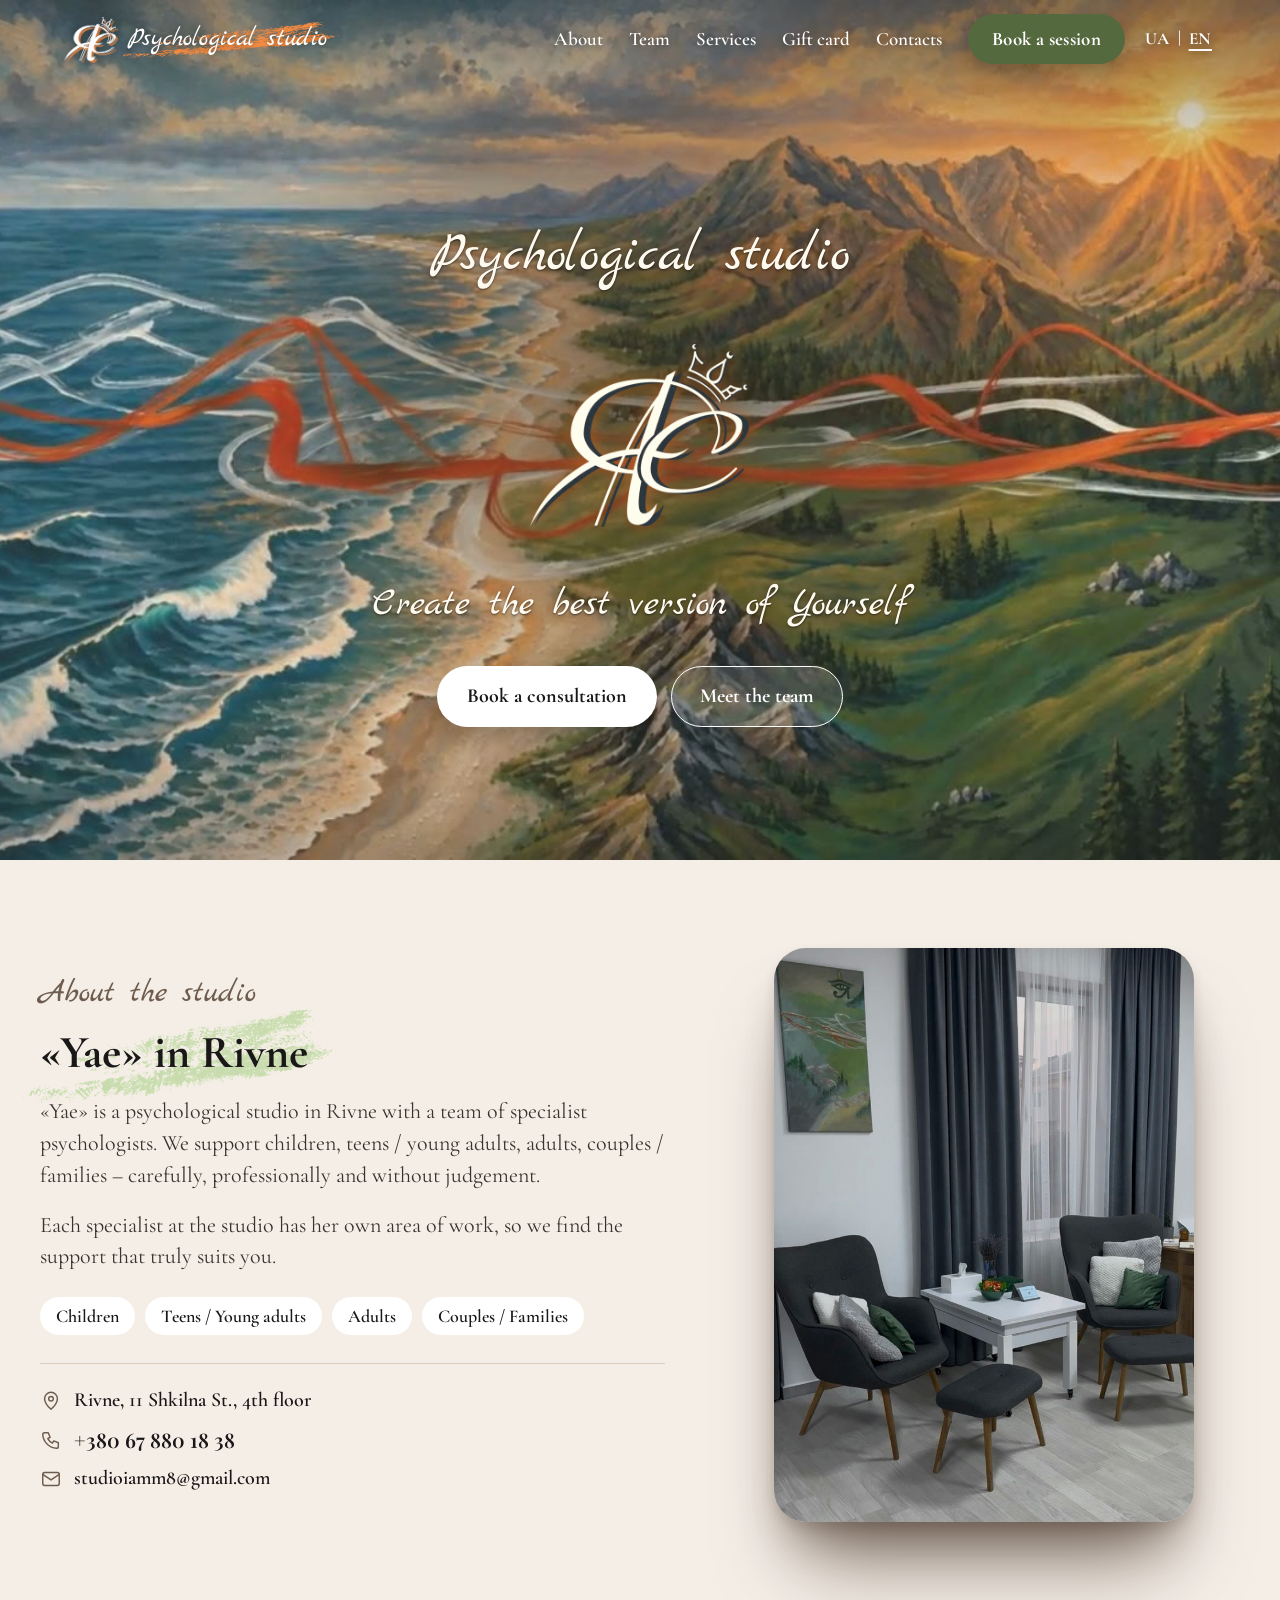
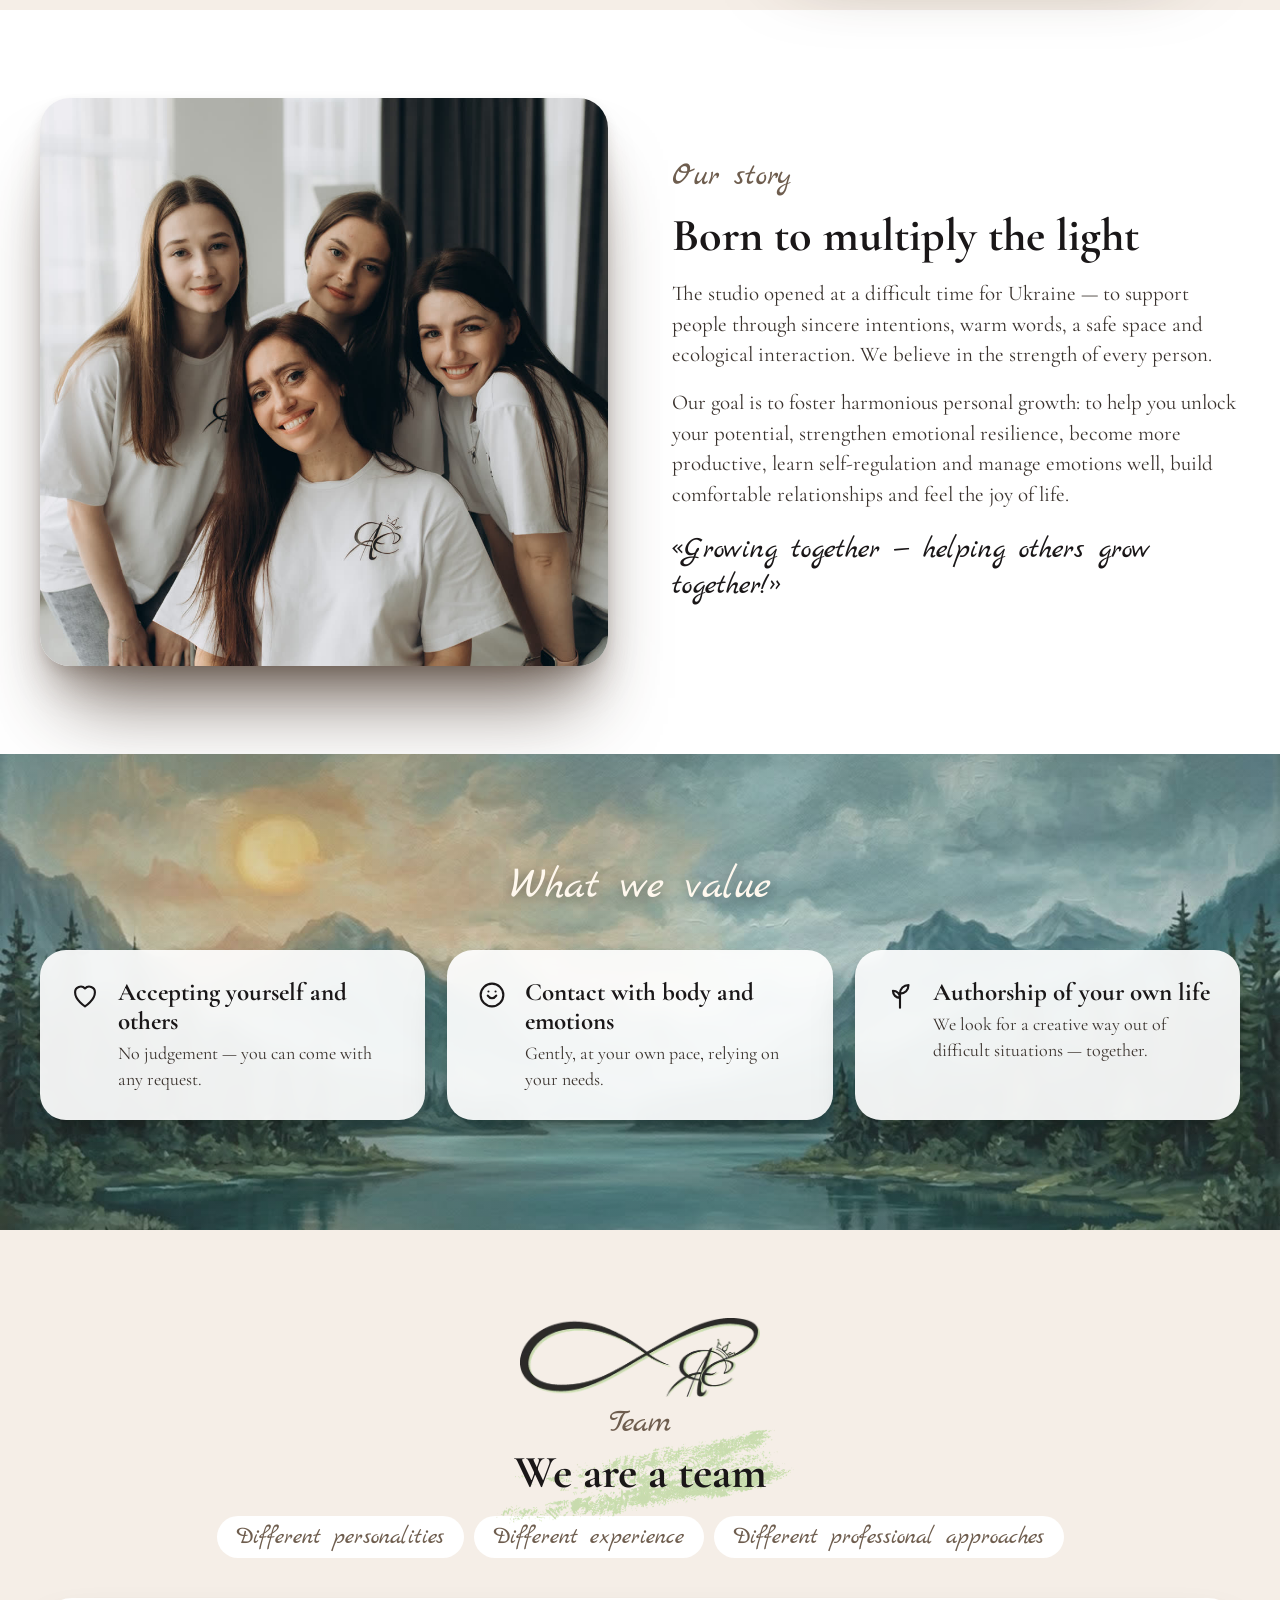
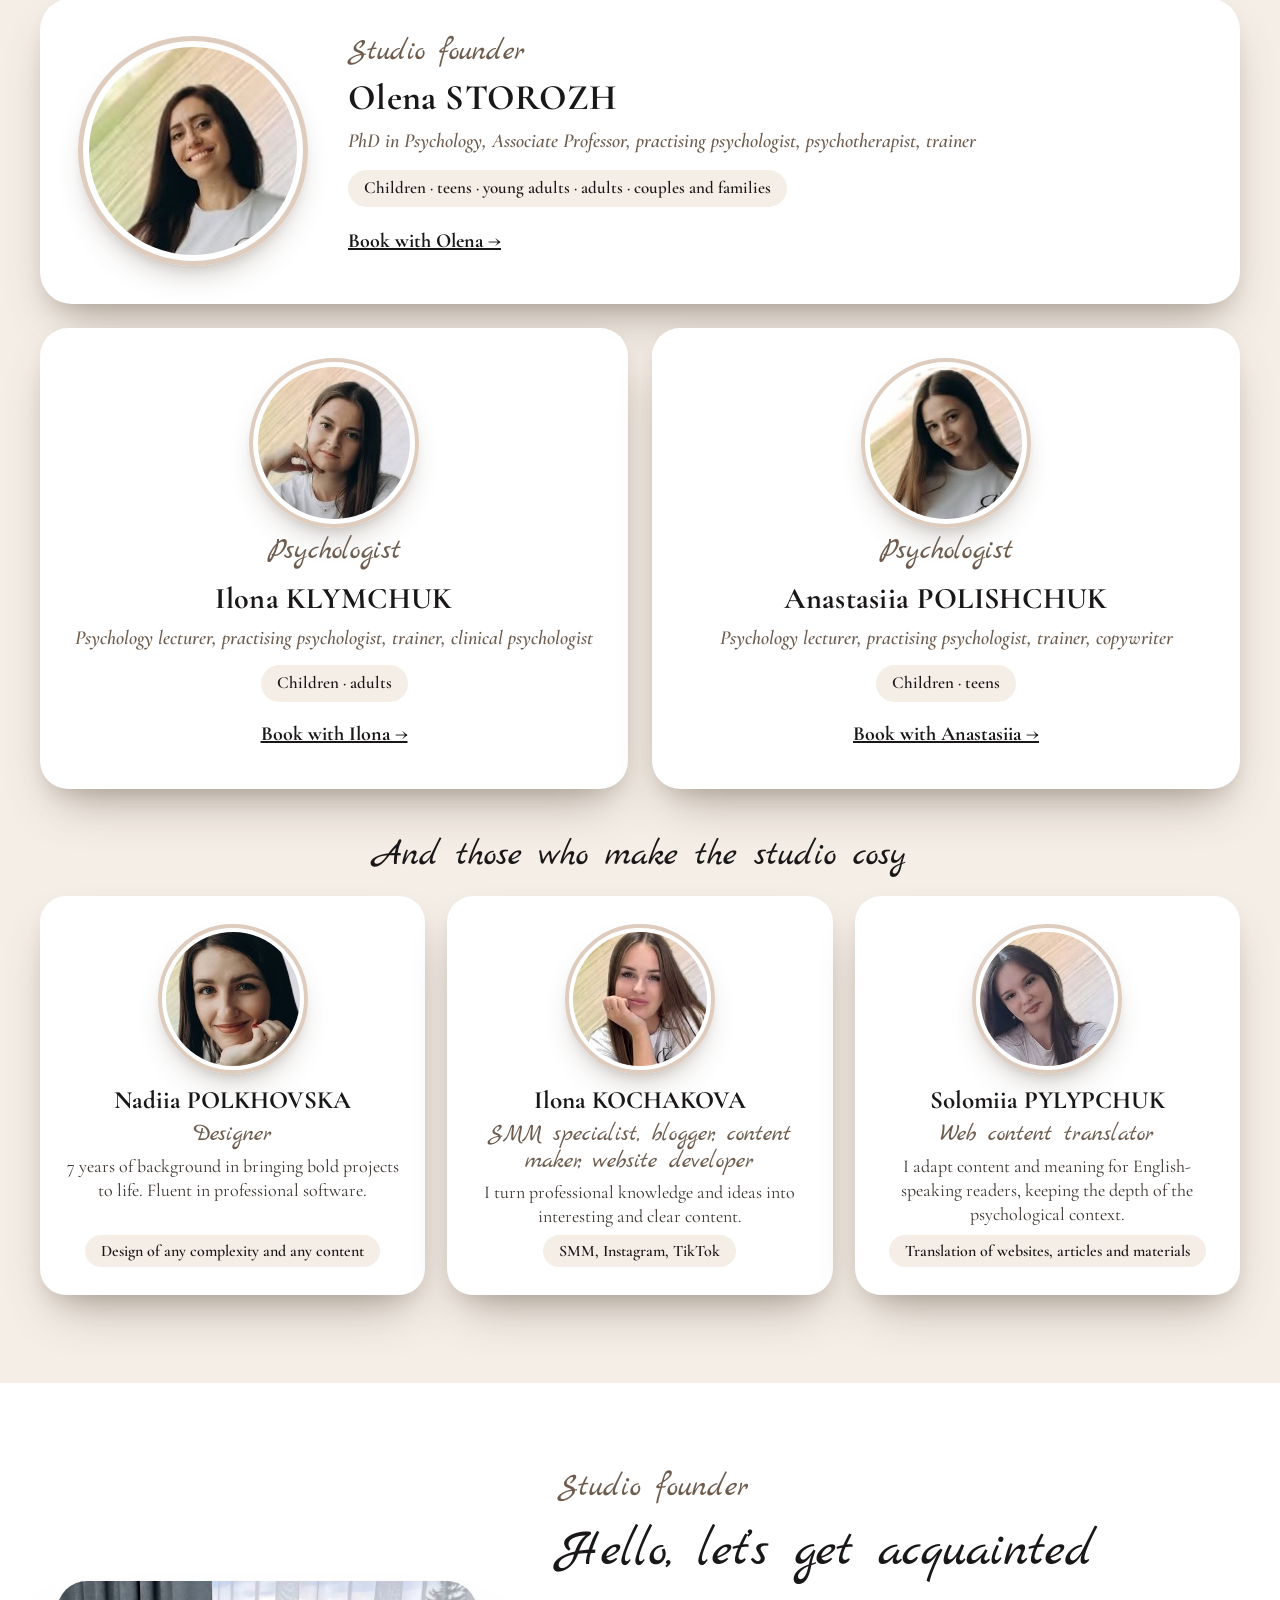
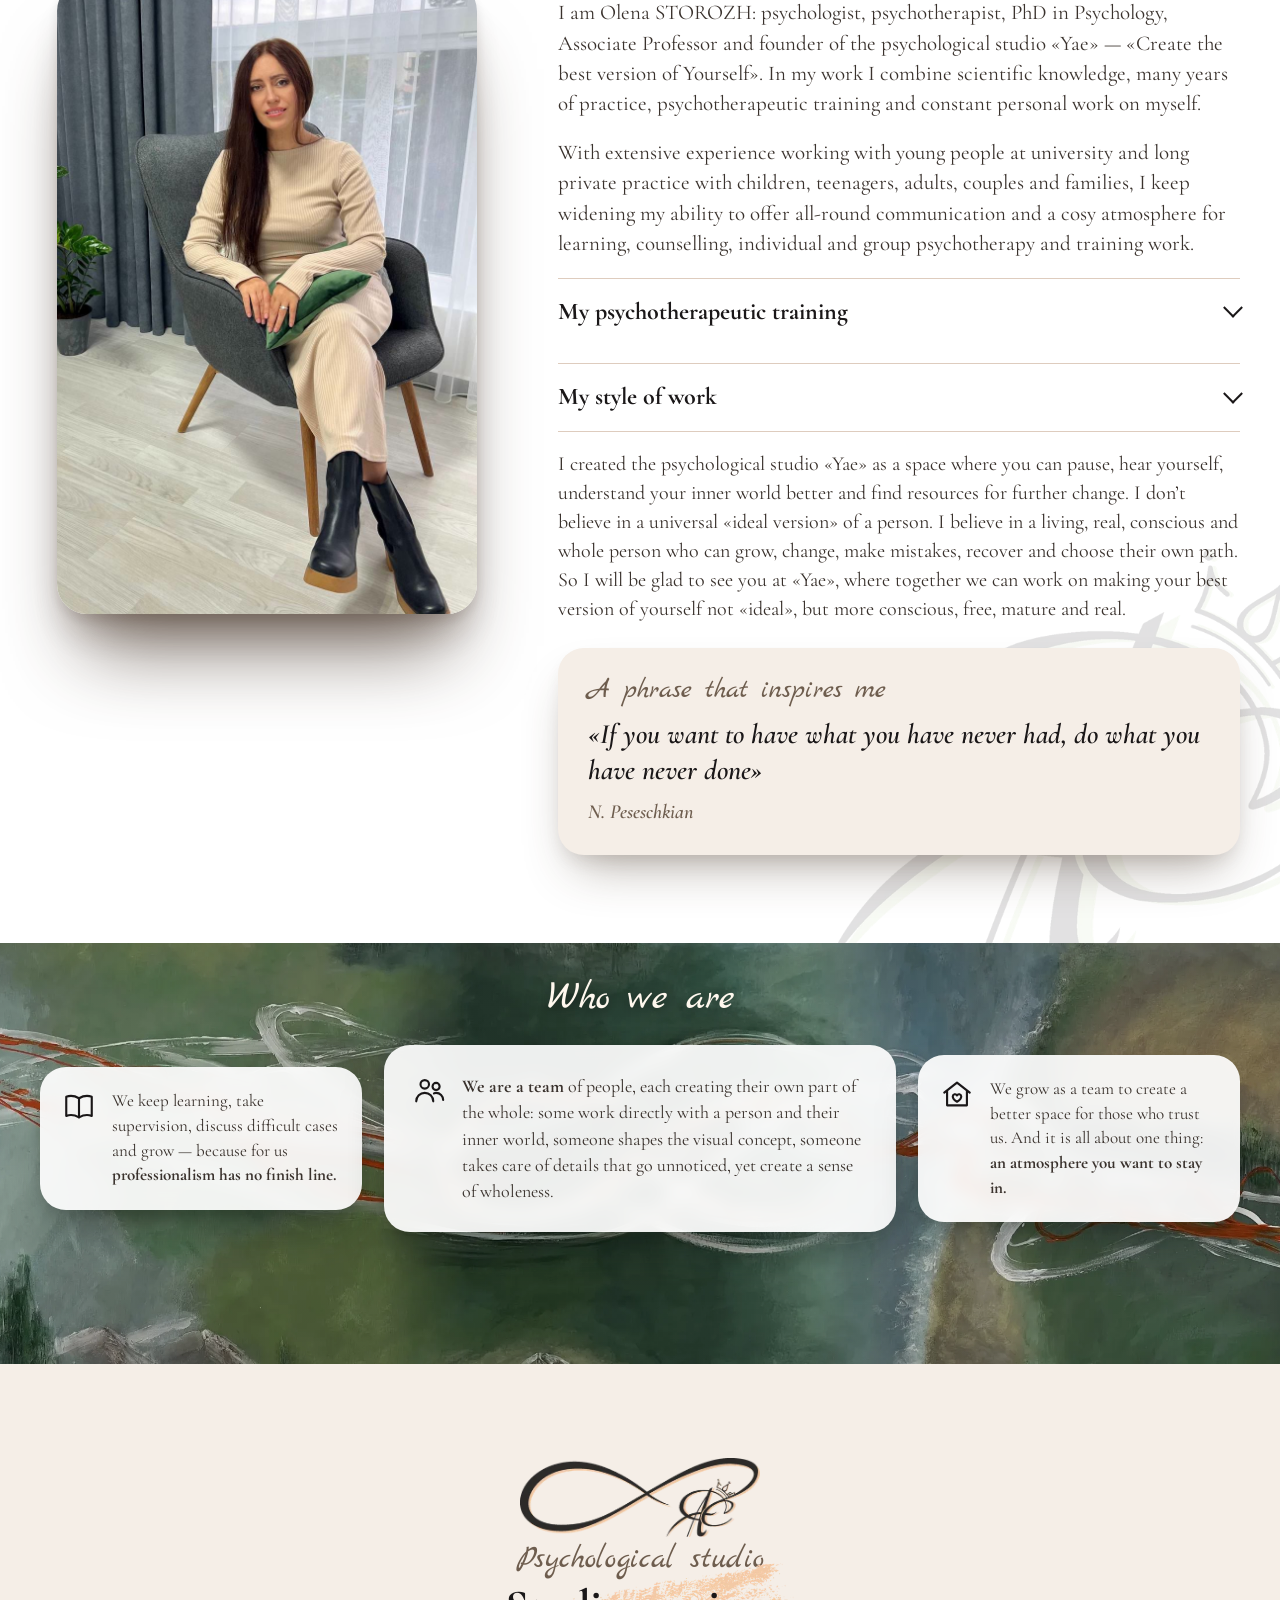
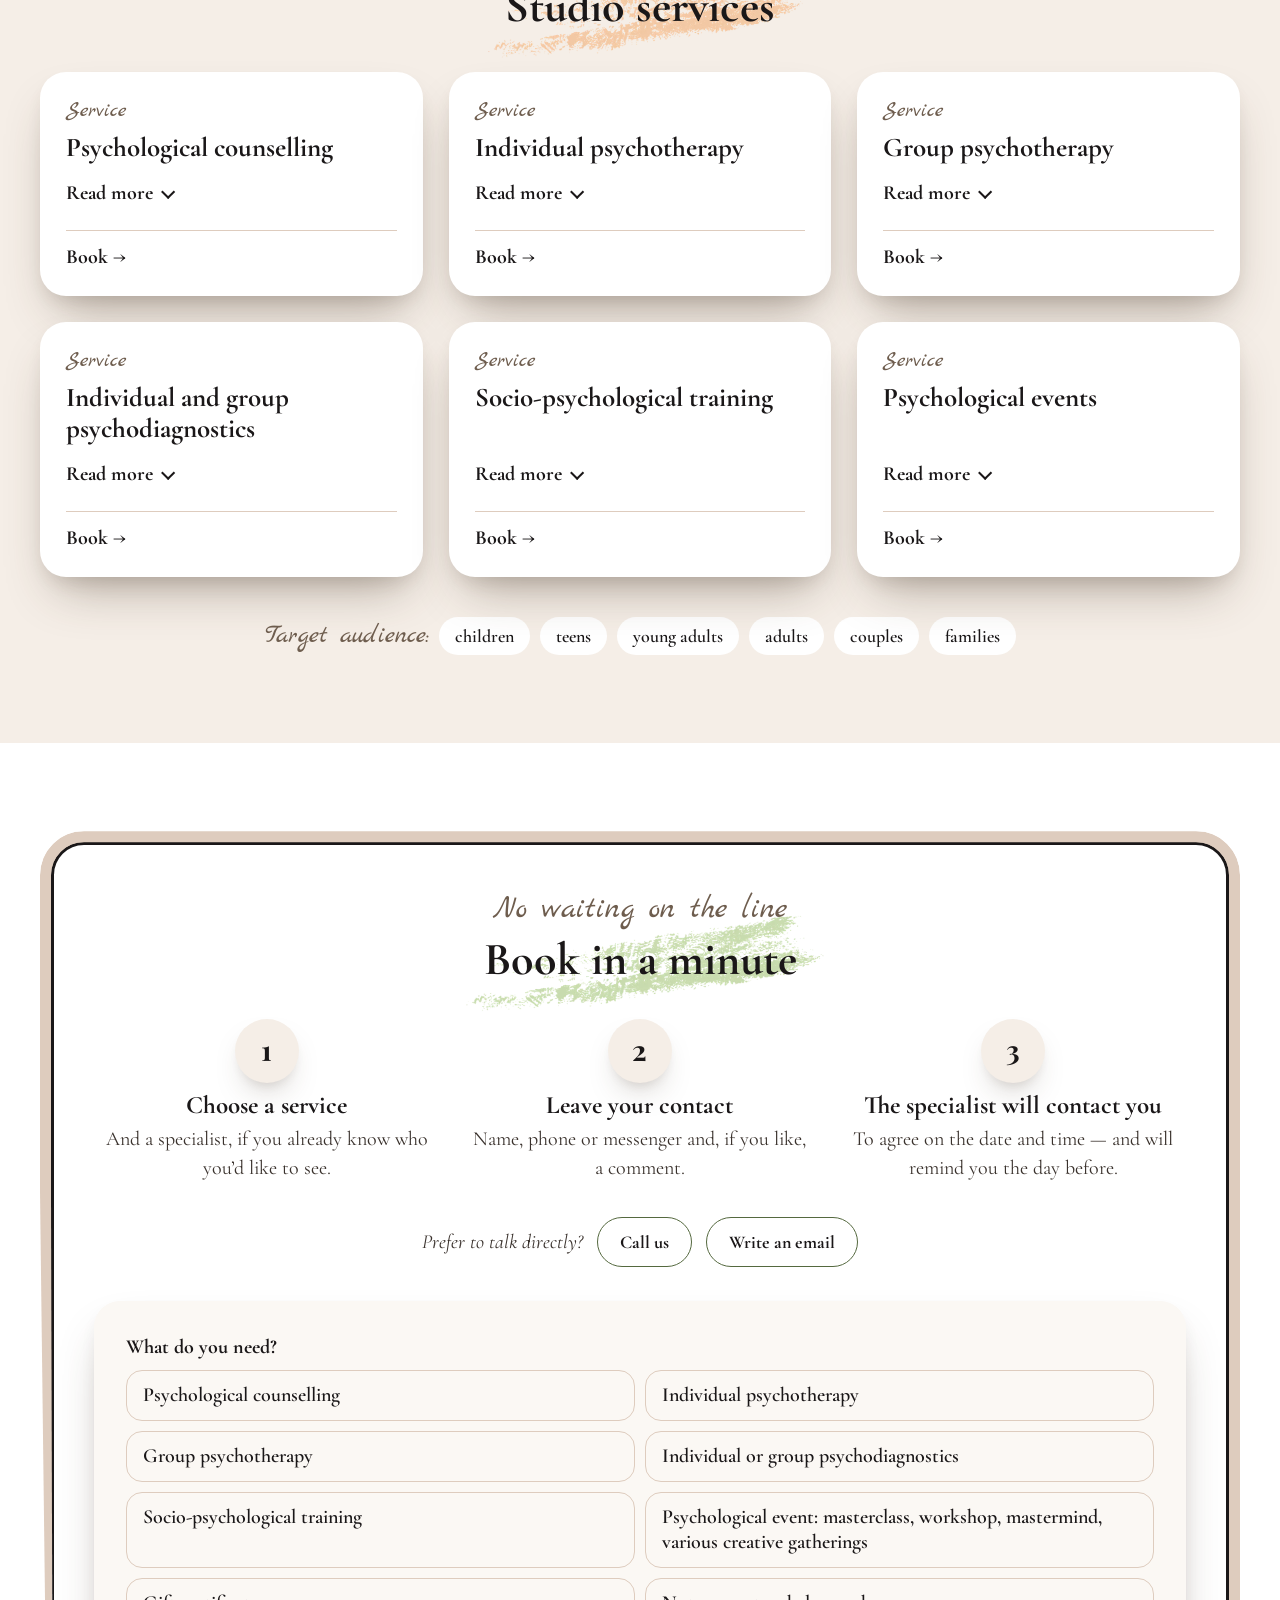
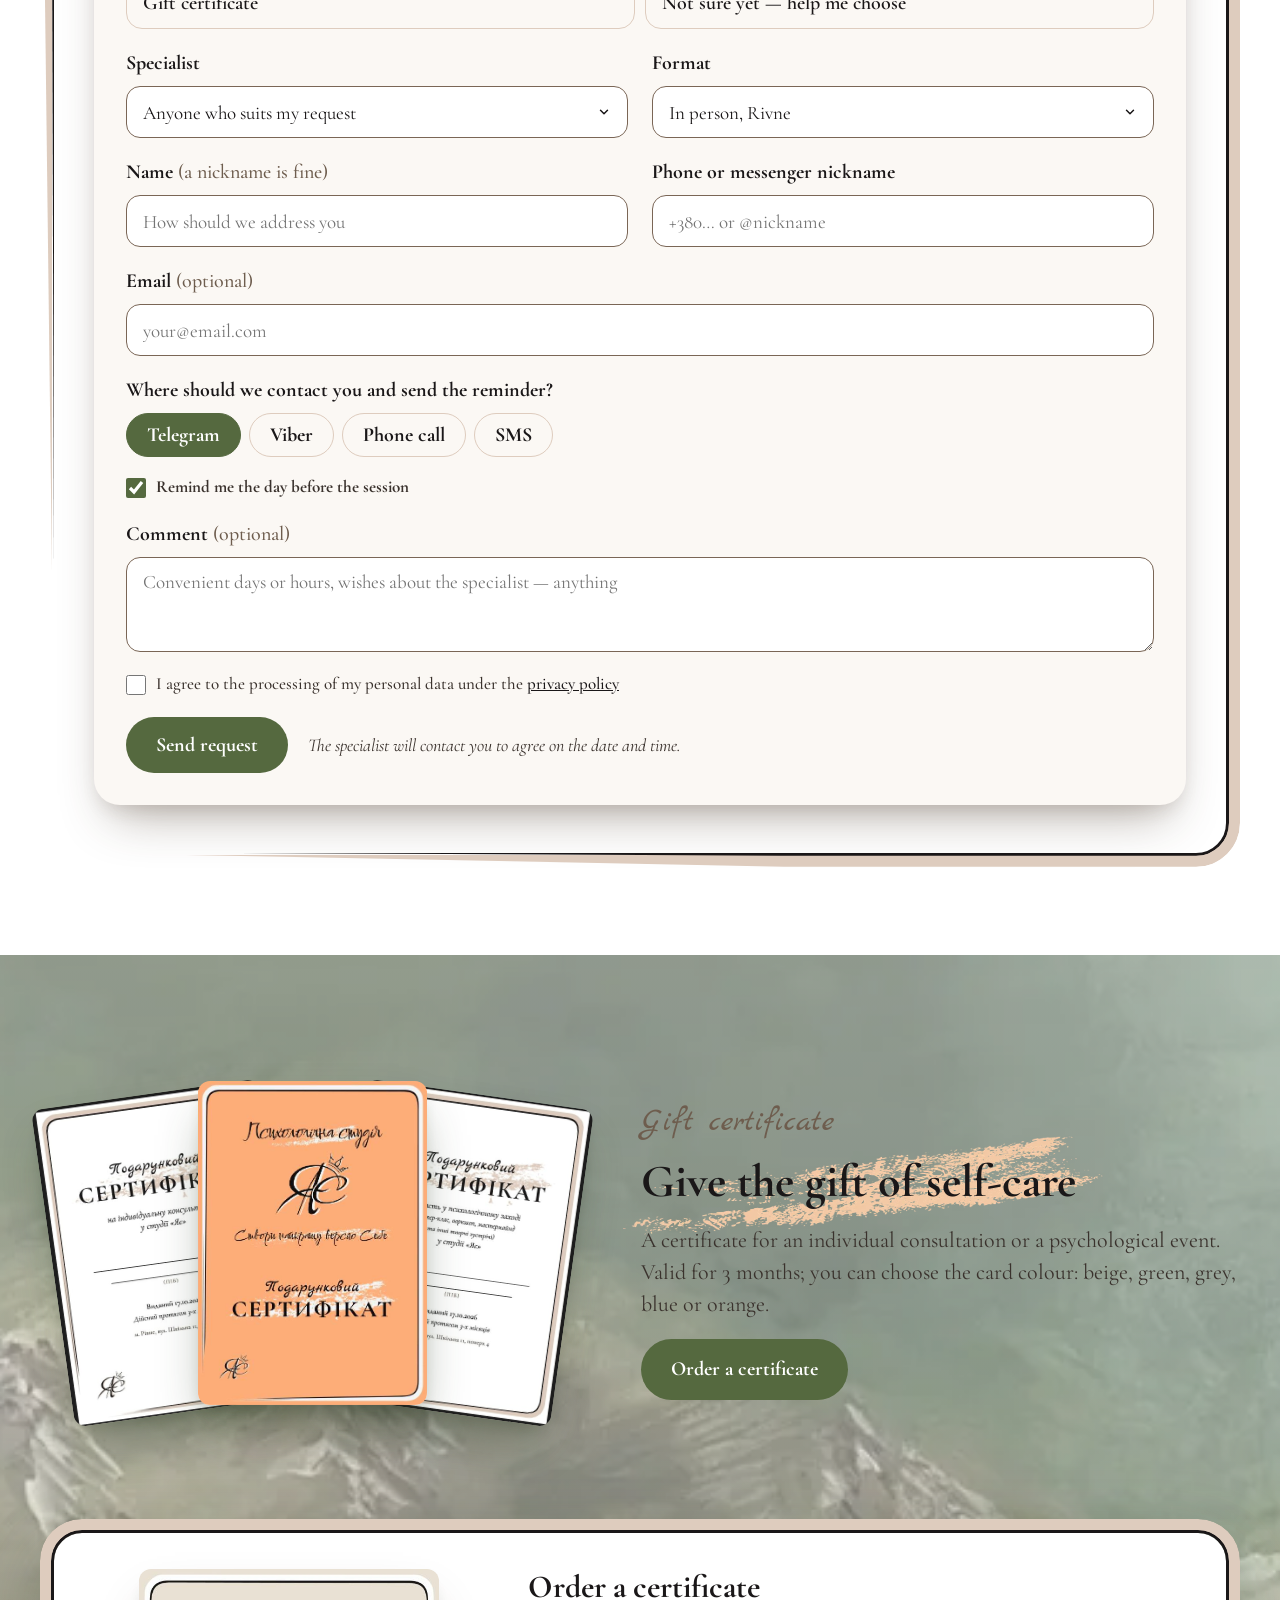
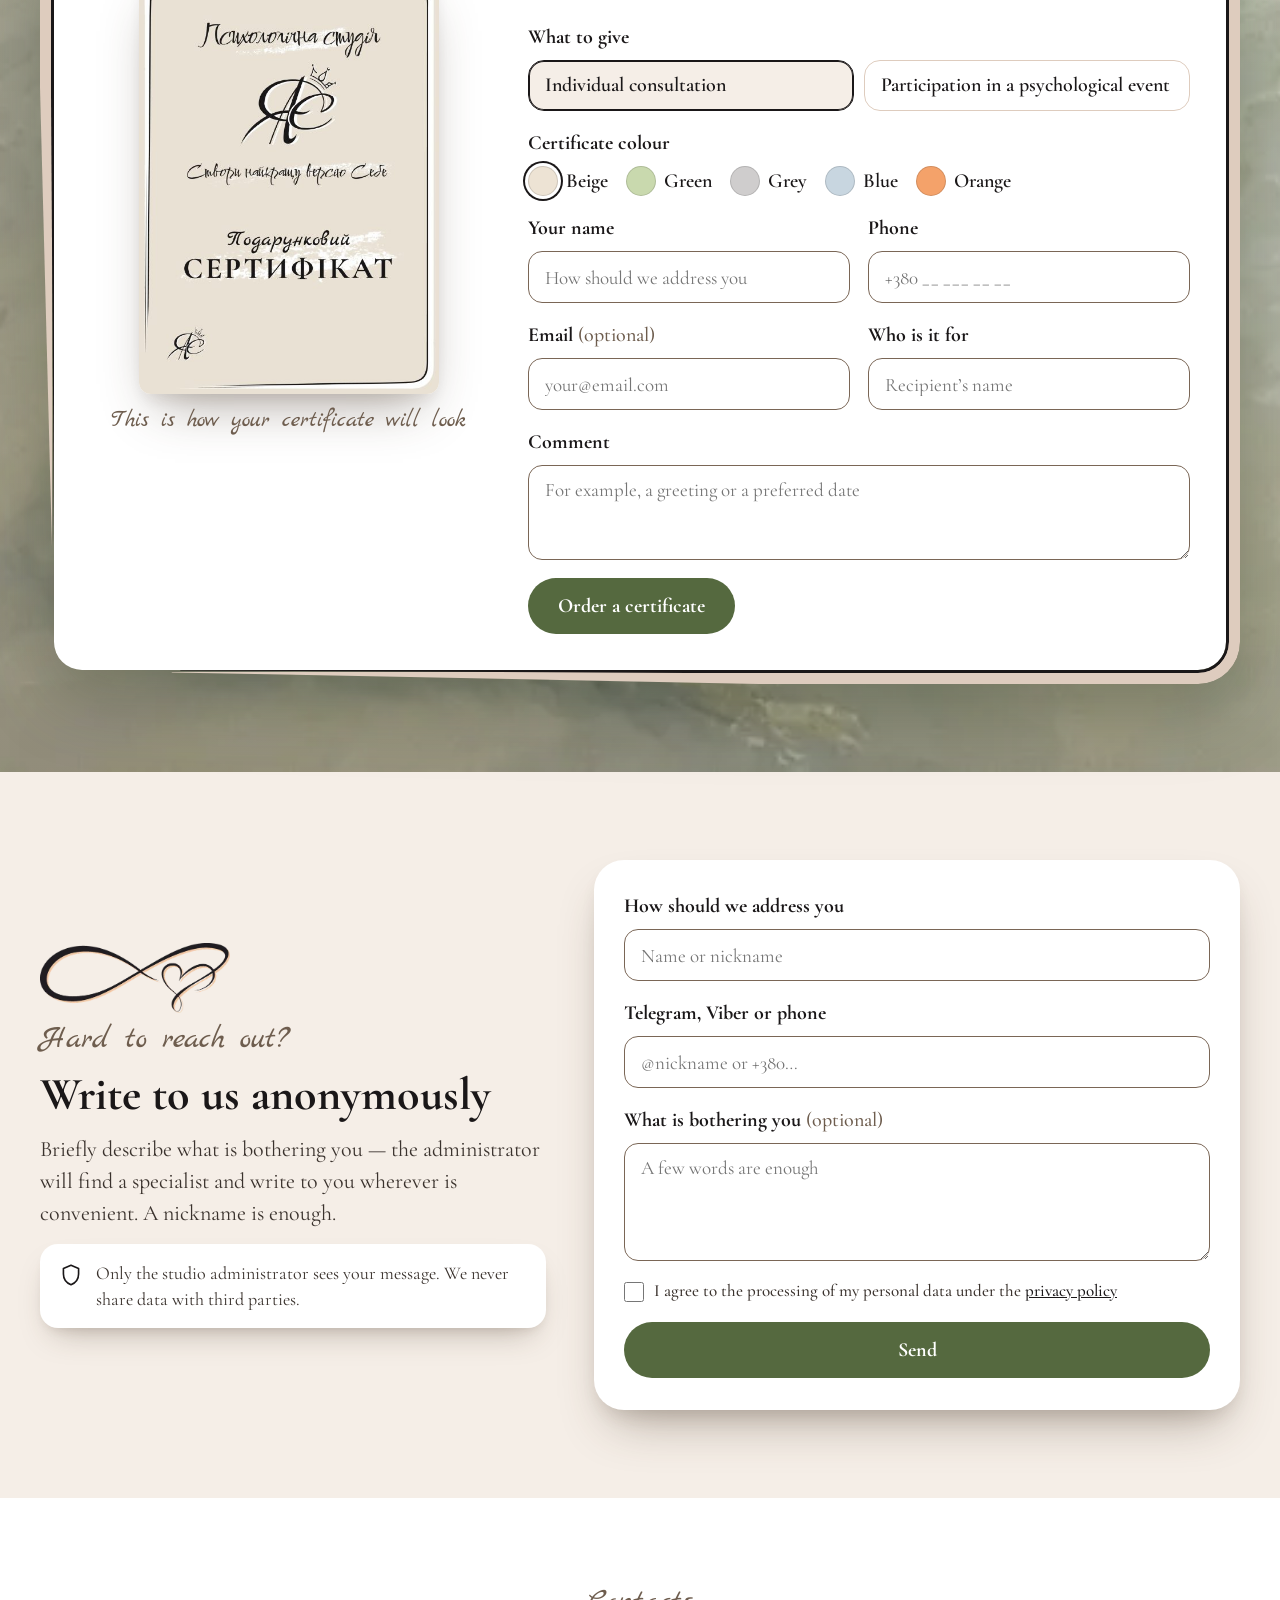
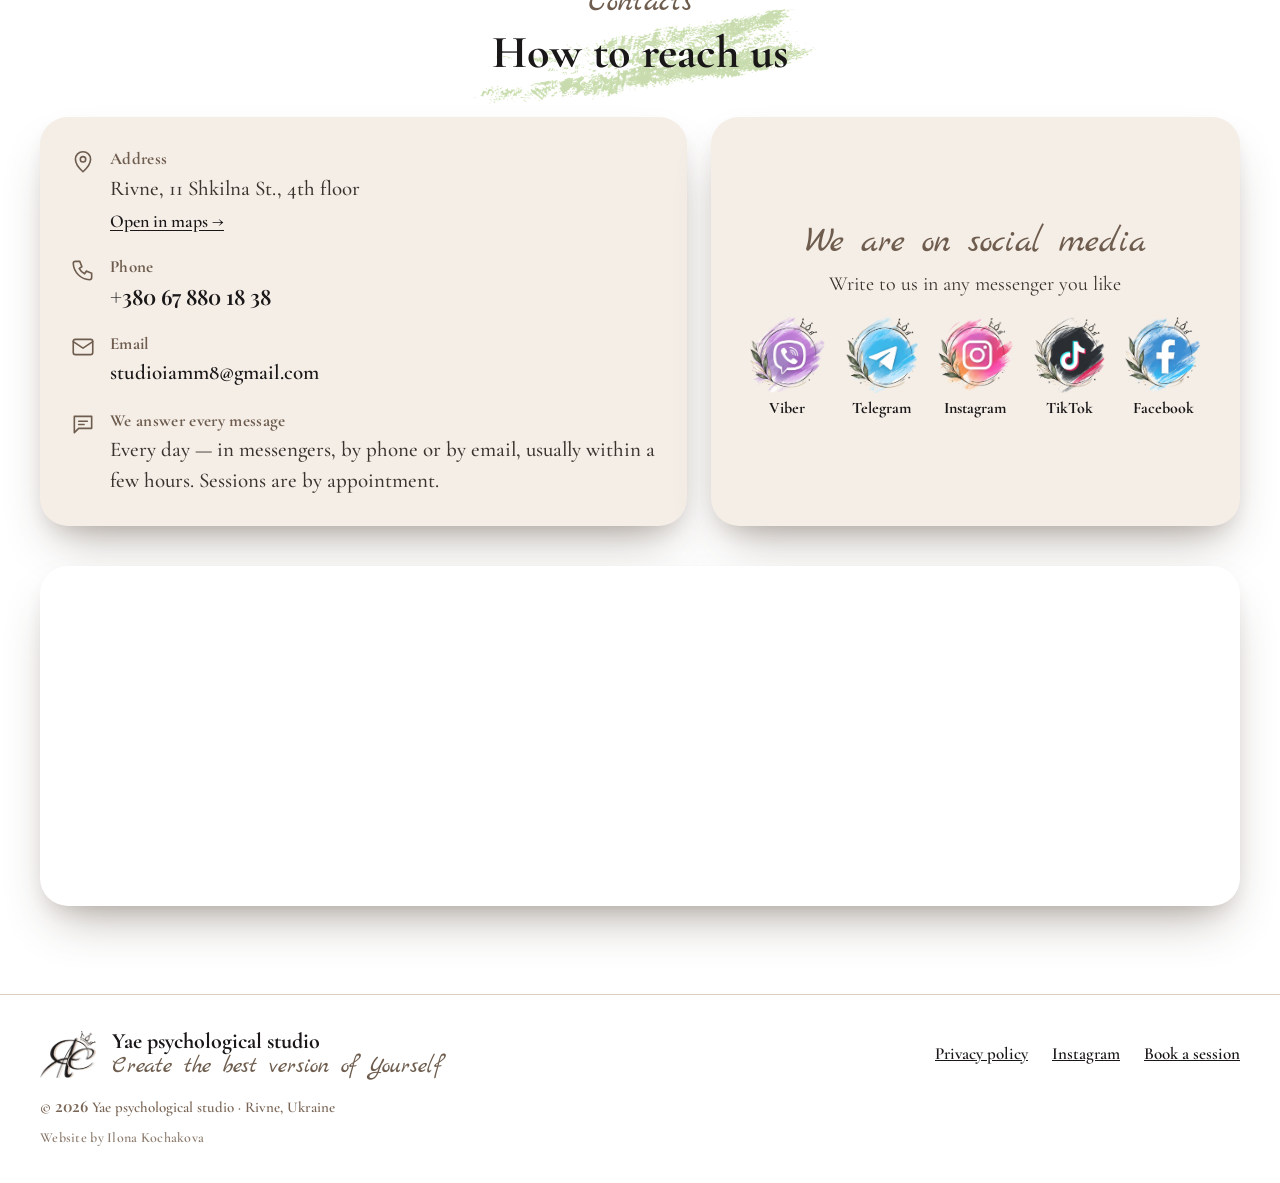
<file: booking.html>
<!doctype html>
<html lang="uk">
<head>
<meta charset="utf-8">
<meta name="viewport" content="width=device-width, initial-scale=1">
<title>Запис — студія «Яє»</title>
<link rel="icon" href="assets/logo.png">
<script>
  // Booking now lives on the main page; keep old links (booking.html?spec=a) working
  var map = { a: 'olena', b: 'ilona', c: 'anastasiia' };
  var spec = new URLSearchParams(location.search).get('spec');
  location.replace('index.html' + (spec ? '?spec=' + (map[spec] || spec) : '') + '#booking');
</script>
</head>
<body>
<p><a href="index.html#booking">Перейти до запису</a></p>
</body>
</html>
</file>
<file: style.css>
:root{
  --ink:#1A1718; --brown:#6E5D4E; --text:#3A322D; --beige:#DECCBE; --sand:#F5EEE7; --line:#7A6656;
  --green:#55693F; --green-d:#465933; --sage:#E3EAD9; --sage-d:#5F6E52; --mist:#E2E9EE; --orange:#E07A2E; --orange-d:#C9661D;
  /* Depth: every photo and card sits on the page with a soft, deep shadow */
  --depth:0 26px 50px -18px rgba(70,52,36,.42),0 10px 20px -8px rgba(70,52,36,.16);
  /* Photos sit deeper than cards: a longer, darker shadow underneath */
  --depth-photo:0 60px 80px -28px rgba(58,40,26,.66),0 26px 40px -16px rgba(58,40,26,.38),0 6px 12px rgba(58,40,26,.1);
  --depth-s:0 16px 32px -14px rgba(70,52,36,.36),0 6px 12px -6px rgba(70,52,36,.14);
  --serif:'Cormorant Garamond', Georgia, serif;
  --num:'Playfair Display', Georgia, serif;
  --script:'Marck Script', cursive;
}
*{box-sizing:border-box}
html{scroll-behavior:smooth;scroll-padding-top:90px}
@media (prefers-reduced-motion:reduce){html{scroll-behavior:auto}}
body{margin:0;background:#fff;font-family:var(--serif);color:var(--ink);font-size:20px;line-height:1.45}
a{color:var(--ink)}a:hover{color:var(--brown)}
img,video{display:block;height:auto;max-width:100%}
input,textarea,select,button{font-family:inherit}
input:focus-visible,textarea:focus-visible,select:focus-visible,button:focus-visible,summary:focus-visible,a:focus-visible{outline:2px solid var(--ink);outline-offset:2px}
h1,h2,h3,p,figure,blockquote{margin:0}
fieldset{border:0;margin:0;padding:0;min-width:0}
.wrap{max-width:1200px;margin:0 auto}
.num{font-family:var(--num)}
.script{font-family:var(--script);font-weight:400;line-height:1.05;color:var(--brown);font-size:32px}
.muted{color:var(--text)}
.sr{position:absolute;width:1px;height:1px;overflow:hidden;clip:rect(0 0 0 0);white-space:nowrap}
.m-only{display:none!important}
html[lang=en] .ua-only{display:none!important}
html:not([lang=en]) .en-only{display:none!important}
[hidden]{display:none!important}
section{padding:88px 24px}
.sand{background:var(--sand)}
h2{font-size:46px;line-height:1.08;font-weight:700;text-wrap:balance}
h3{font-weight:700;line-height:1.15}
.head{display:flex;flex-direction:column;gap:8px}
.head.center{align-items:center;text-align:center}
.stack{display:flex;flex-direction:column;gap:40px}
.pill-tag{background:#fff;border-radius:999px;padding:6px 16px;font-size:18px;font-weight:600}

.btn{display:inline-flex;align-items:center;justify-content:center;text-decoration:none;background:var(--green);color:#fff;padding:16px 30px;border-radius:999px;font-weight:700;font-size:20px;border:none;cursor:pointer;text-align:center}
.btn:hover{color:#fff;background:var(--green-d)}
.btn:disabled{opacity:.6;cursor:default}
.btn-outline{display:inline-flex;align-items:center;justify-content:center;text-decoration:none;border:1.5px solid var(--green);padding:15px 28px;border-radius:999px;font-weight:700;font-size:20px;background:rgba(255,255,255,.85);text-align:center}
.btn-orange{background:var(--orange)}
.btn-orange:hover{background:var(--orange-d)}

/* Open frame from the studio's logo file: the dark line sits right on the
   beige stroke, the bottom-left corner doesn't close, and the left side and
   the bottom taper off like a brush stroke */
.frame{--bw:12px;--gap:-1px;--lw:3px;--lc:var(--ink);--r:40px;--ri:29px;position:relative;width:100%;padding:calc(var(--bw) + var(--gap) + var(--lw))}
.frame::before,.frame::after{content:"";position:absolute;pointer-events:none;z-index:1;
  clip-path:polygon(0 0,100% 0,100% 100%,62% 100%,11% calc(100% - var(--w)),var(--w) 82%,0 22%)}
.frame::before{--w:var(--bw);inset:0;border:var(--bw) solid var(--beige);border-radius:var(--r)}
.frame::after{--w:var(--lw);inset:calc(var(--bw) + var(--gap));border:var(--lw) solid var(--lc);border-radius:var(--ri)}
.frame-inner{position:relative}

/* ---------- 1. Loading screen ---------- */
.intro{display:none}
html.intro-on{overflow:hidden}
html.intro-on .intro{display:flex;position:fixed;inset:0;z-index:100;background:#fff;flex-direction:column;align-items:center;justify-content:center;gap:18px;transition:opacity .75s ease}
.intro video{width:min(86vw,760px,calc(112vh - 160px));aspect-ratio:4/3;object-fit:contain;background:#fff;
  /* Some browsers (Windows hardware decoding) render the video's white slightly off-white, which shows as a box:
     cut the outer pixels, feather the edges and multiply onto the white page so the box disappears */
  clip-path:inset(3px);mix-blend-mode:multiply;
  -webkit-mask-image:linear-gradient(90deg,transparent,#000 6%,#000 94%,transparent),linear-gradient(180deg,transparent,#000 6%,#000 94%,transparent);
  -webkit-mask-composite:source-in;mask-image:linear-gradient(90deg,transparent,#000 6%,#000 94%,transparent),linear-gradient(180deg,transparent,#000 6%,#000 94%,transparent);mask-composite:intersect}
.intro-btns{position:absolute;left:0;right:0;bottom:calc(28px + env(safe-area-inset-bottom,0px));display:flex;justify-content:center;gap:12px}
.intro-btn{border:1.5px solid var(--beige);background:#fff;color:var(--brown);border-radius:999px;padding:10px 20px;font-size:17px;font-weight:600;cursor:pointer}
.intro-btn:hover{border-color:var(--line);color:var(--ink)}
.intro-btn.sound{display:inline-flex;align-items:center;gap:10px;background:var(--green);border-color:var(--green);color:#fff;font-size:20px;padding:14px 26px;animation:soundPulse 2s ease-in-out infinite}
.intro-btn.sound:hover{background:var(--green-d);color:#fff}
@keyframes soundPulse{0%,100%{box-shadow:0 0 0 0 rgba(26,23,24,.35)}50%{box-shadow:0 0 0 14px rgba(26,23,24,0)}}
html.intro-out .intro{opacity:0;pointer-events:none}

/* ---------- 2. Header ---------- */
.site-header{position:fixed;left:0;right:0;top:0;z-index:20;border-bottom:1px solid transparent;background:rgba(255,255,255,0);
  transition:background-color .4s ease,border-color .4s ease,box-shadow .4s ease}
.site-header.scrolled,.site-header.menu-open{background:#fff;border-bottom-color:var(--beige);box-shadow:0 8px 24px rgba(26,23,24,.08)}
.site-header .brand img,.site-header .site-nav > a:not(.btn),.site-header .lang button,.site-header .brand-en,.site-header .burger{transition:color .4s ease,filter .4s ease,background-color .4s ease,border-color .4s ease,text-shadow .4s ease}
.site-header:not(.scrolled):not(.menu-open) .brand img{filter:brightness(0) invert(1) drop-shadow(0 1px 4px rgba(0,0,0,.45))}
.site-header:not(.scrolled):not(.menu-open) .brand > img{filter:brightness(0) invert(1) drop-shadow(2px 2px 0 rgba(232,132,63,.8)) drop-shadow(0 1px 4px rgba(0,0,0,.4))}
/* Over the painting: white wordmark on an orange brush stroke; on the white header the original wordmark, no orange */
.brand-word{position:relative;isolation:isolate;display:inline-flex;align-items:center}
.site-header:is(.scrolled,.menu-open) .wm-hero,.site-header:not(.scrolled):not(.menu-open) .wm-plain{display:none}
.site-header:is(.scrolled,.menu-open) .brand-word::before{display:none}
.brand-word::before{content:"";position:absolute;left:-10px;right:-12px;top:50%;height:115%;transform:translateY(-46%) rotate(-2deg);z-index:-1;pointer-events:none;
  background:url('assets/stroke-orange-bold.webp') center/100% 100% no-repeat,url('assets/stroke-orange-bold.webp') 45% 55%/96% 90% no-repeat}
.site-header:not(.scrolled):not(.menu-open) :is(.site-nav > a:not(.btn),.lang button,.lang,.brand-en){color:#fff;text-shadow:0 1px 8px rgba(0,0,0,.5)}
.site-header:not(.scrolled):not(.menu-open) .burger{color:#fff;background:rgba(255,255,255,.14);border-color:rgba(255,255,255,.8)}
.site-header:not(.scrolled):not(.menu-open) .site-nav .btn{box-shadow:0 8px 20px rgba(0,0,0,.25)}
.site-header .wrap{padding:14px 24px;display:flex;align-items:center;gap:16px}
.brand{display:flex;align-items:center;gap:12px;text-decoration:none;margin-right:auto}
.site-nav{display:flex;flex-wrap:wrap;align-items:center;gap:6px 26px;font-size:19px;font-weight:600}
.site-nav a{text-decoration:none;padding:10px 0}
.site-nav > a:not(.btn){position:relative}
.site-nav > a:not(.btn)::after{content:"";position:absolute;left:0;bottom:4px;width:0;height:1.5px;background:var(--orange);transition:width .3s ease}
.site-nav > a:not(.btn):hover::after,.site-nav > a:not(.btn):focus-visible::after{width:100%}
.site-nav .btn{padding:11px 24px;font-size:19px;letter-spacing:.02em}
.lang{display:flex;align-items:center;gap:4px;font-weight:700;font-size:17px;color:var(--beige)}
.lang button{border:0;background:none;padding:8px 4px;cursor:pointer;color:var(--line);font-weight:700;font-size:17px;letter-spacing:.04em}
.lang button.on{color:var(--ink);text-decoration:underline;text-underline-offset:5px;text-decoration-thickness:1.5px}
.brand-en{font-size:26px;color:var(--ink);line-height:1;white-space:nowrap}
.burger{display:none;width:44px;height:44px;border:1.5px solid var(--beige);border-radius:50%;background:#fff;color:var(--ink);align-items:center;justify-content:center;cursor:pointer;padding:0;flex-shrink:0}
.burger .i-close{display:none}
.menu-open .burger .i-open{display:none}
.menu-open .burger .i-close{display:block}

/* ---------- 3. Hero ---------- */
.hero{position:relative;padding:76px 0 0;min-height:600px;height:min(100svh,860px);overflow:hidden;background:#EEE6DA;display:flex;align-items:center;justify-content:center}
.hero-bg{position:absolute;inset:0;width:100%;height:100%;object-fit:cover;object-position:62% 40%}
.hero-veil{position:absolute;inset:0;background:radial-gradient(ellipse 46% 50% at 50% 47%,rgba(38,26,16,.46),rgba(38,26,16,.18) 60%,rgba(38,26,16,0) 80%),linear-gradient(180deg,rgba(20,16,12,.42),rgba(20,16,12,0) 22%,rgba(20,16,12,0) 72%,rgba(20,16,12,.24))}
.logo-clip{position:absolute;width:2px;height:2px;opacity:0;pointer-events:none;left:0;top:0}
.hero-in{position:relative;z-index:2;display:flex;flex-direction:column;align-items:center;gap:22px;padding:30px 24px;width:100%}
/* Ilona's lockup: rules stretch out, captions write themselves, the logo draws in milk-white with a soft orange glow */
.lockup{--k:.78px;display:flex;flex-direction:column;align-items:center;will-change:opacity,filter}
.rule{height:2px;width:calc(560 * var(--k));background:linear-gradient(90deg,transparent,#F2A266 20%,#F7C08E 50%,#F2A266 80%,transparent);
  filter:drop-shadow(0 1px 3px rgba(0,0,0,.35)) drop-shadow(0 0 6px rgba(240,150,80,.45))}
.lk-text{font-family:var(--script);color:#FFFAF0;white-space:nowrap;line-height:1.15;
  text-shadow:0 1px 2px rgba(0,0,0,.5),0 2px 10px rgba(0,0,0,.3),0 0 22px rgba(236,140,70,.55)}
.lk-top{font-size:calc(70 * var(--k));margin-top:calc(18 * var(--k))}
.lk-bottom{font-size:calc(50 * var(--k));margin-bottom:calc(18 * var(--k))}
.lk-logo{position:relative;width:calc(440 * var(--k));height:calc(358 * var(--k));margin:calc(10 * var(--k)) 0}
#logoCanvas{width:100%;height:100%;display:block;
  filter:drop-shadow(0 0 6px rgba(240,128,50,.75)) drop-shadow(0 0 18px rgba(236,120,40,.5)) drop-shadow(0 2px 3px rgba(0,0,0,.35))}
/* Still version (no motion, or the browser can't read the video): the logo file turned milk-white */
.lk-still{display:none;position:absolute;inset:8% 18%;width:64%;height:auto;margin:auto;filter:invert(1) sepia(.25) brightness(1.05) drop-shadow(0 0 8px rgba(240,128,50,.7)) drop-shadow(0 2px 3px rgba(0,0,0,.4))}
.lockup.still #logoCanvas{display:none}
.lockup.still .lk-still{display:block}
.motion .lockup:not(.still) .rule{transform:scaleX(0);opacity:0}
.motion .lockup:not(.still) .lk-text{-webkit-mask-image:linear-gradient(90deg,#000 calc(var(--p,0) * 118% - 18%),transparent calc(var(--p,0) * 118%));
  mask-image:linear-gradient(90deg,#000 calc(var(--p,0) * 118% - 18%),transparent calc(var(--p,0) * 118%))}
.hero .actions{display:flex;flex-wrap:wrap;justify-content:center;gap:14px}
.hero .btn{background:#fff;color:var(--ink);box-shadow:0 10px 26px rgba(0,0,0,.28)}
.hero .btn:hover{background:#FFF8EE;color:var(--ink)}
.hero .btn-outline{background:rgba(255,255,255,.12);border-color:#fff;color:#fff;-webkit-backdrop-filter:blur(4px);backdrop-filter:blur(4px)}
.hero .btn-outline:hover{background:rgba(255,255,255,.24);color:#fff}

/* ---------- 4. «Яє» у Рівному ---------- */
.about-grid{display:grid;grid-template-columns:1.1fr .9fr;gap:64px;align-items:center}
.about-text{display:flex;flex-direction:column;gap:18px}
.about-text p{font-size:22px;color:var(--text)}
.tags{display:flex;flex-wrap:wrap;gap:10px;margin-top:6px}
.studio-card{display:flex;flex-direction:column;gap:22px;max-width:420px;justify-self:center;width:100%}
.studio-card img{width:100%;aspect-ratio:3/4.1;object-fit:cover;object-position:50% 34%;border-radius:32px;box-shadow:var(--depth-photo)}
.studio-info{display:flex;flex-direction:column;gap:10px;font-size:20px;font-weight:600;margin-top:10px;padding-top:22px;border-top:1px solid var(--beige)}
.studio-info a{display:flex;align-items:center;gap:12px;text-decoration:none}
.studio-info svg{flex-shrink:0;color:var(--brown)}

/* ---------- 5. Наша історія ---------- */
.story-grid{display:grid;grid-template-columns:1fr 1fr;gap:64px;align-items:center}
.story-photo{position:relative}
/* Full original photo, cropped only at the bottom: heads stay whole */
.story-photo img{width:100%;aspect-ratio:1/1;object-fit:cover;object-position:50% 42%;border-radius:30px;box-shadow:var(--depth-photo)}
.story-text{display:flex;flex-direction:column;gap:18px}
.story-text p{font-size:21px;color:var(--text)}
.motto{font-family:var(--script);font-size:30px;line-height:1.2;margin-top:4px}

/* ---------- Landscape sections ---------- */
.land{position:relative;background:var(--bg) center/cover no-repeat #6E7F72;isolation:isolate}
.land::before{content:"";position:absolute;inset:0;z-index:-1;background:linear-gradient(180deg,rgba(20,26,22,.20),rgba(20,26,22,.04) 40%,rgba(20,26,22,.18))}
.values-land{background-position:22% 6%}
.land .head .script{color:#FFF8EE;font-size:44px;text-shadow:0 2px 14px rgba(0,0,0,.45)}

/* ---------- 6. Values ---------- */
.values-land{padding:110px 24px}
.values{display:grid;grid-template-columns:repeat(3,minmax(0,1fr));gap:22px}
.value{background:rgba(255,255,255,.92);-webkit-backdrop-filter:blur(8px);backdrop-filter:blur(8px);border-radius:26px;padding:28px;display:flex;gap:16px;align-items:flex-start;box-shadow:0 26px 50px -16px rgba(10,20,15,.5),0 8px 18px -6px rgba(10,20,15,.2)}
.value svg{flex-shrink:0}
.value div{display:flex;flex-direction:column;gap:4px}
.value h3{font-size:25px}
.value p{color:var(--text);font-size:18px}

/* ---------- 7. Team ---------- */
.team-head{display:flex;flex-direction:column;align-items:center;text-align:center;gap:8px}
.emblem{width:240px;margin-bottom:2px}
.chips{display:flex;flex-wrap:wrap;justify-content:center;gap:10px;margin-top:10px}
.chips span{font-family:var(--script);font-size:24px;line-height:1.1;background:#fff;border-radius:999px;padding:8px 20px;color:var(--brown)}
.psy-list{display:grid;grid-template-columns:repeat(2,minmax(0,1fr));gap:24px}
.person{background:#fff;border-radius:28px;padding:30px;box-shadow:var(--depth);display:flex;flex-direction:column;align-items:center;gap:8px;text-align:center}
.avatar{width:170px;height:170px;border-radius:50%;border:4px solid var(--beige);padding:5px;flex-shrink:0;box-shadow:var(--depth-s)}
.avatar img{width:100%;height:100%;border-radius:50%;object-fit:cover}
.person h3{font-size:30px;margin-top:8px;letter-spacing:.01em}
.person .role{font-style:italic;color:var(--brown);font-weight:600;line-height:1.3}
.person .bio{color:var(--text);font-size:19px}
.person .aud{background:var(--sand);border-radius:999px;padding:6px 16px;font-size:17px;font-weight:600;margin-top:6px}
.person .cta{font-weight:700;padding:10px 0;margin-top:auto}
.person .badge{font-family:var(--script);font-size:30px;line-height:1;color:var(--brown)}
.person.founder{grid-column:1/-1;flex-direction:row;flex-wrap:wrap;align-items:center;gap:40px;text-align:left;padding:38px;border-radius:32px}
.founder .avatar{width:230px;height:230px;border-width:5px;padding:6px}
.founder .info{flex:1 1 480px;min-width:0;display:flex;flex-direction:column;gap:10px;align-items:flex-start}
.founder h3{font-size:36px;margin:0}
.founder .cta{margin-top:0}
.crew{display:flex;flex-direction:column;gap:22px;margin-top:8px}
.crew h3{font-size:36px;text-align:center;color:var(--ink)}
.crew-list{display:grid;grid-template-columns:repeat(3,minmax(0,1fr));gap:22px}
.crew-item{background:#fff;border-radius:26px;padding:28px 24px;box-shadow:var(--depth);display:flex;flex-direction:column;align-items:center;text-align:center;gap:6px}
.crew-item img{width:150px;height:150px;border-radius:50%;object-fit:cover;border:4px solid var(--beige);padding:4px;margin-bottom:6px;box-shadow:var(--depth-s)}
.crew-item b{font-size:25px;line-height:1.15}
.crew-role{font-family:var(--script);font-size:24px;line-height:1.1;color:var(--brown)}
.crew-item p{font-size:18px;color:var(--text);line-height:1.35}
.crew-scope{background:var(--sand);border-radius:999px;padding:6px 16px;font-size:16px;font-weight:600;line-height:1.3;margin-top:auto}

/* ---------- 8. Хто ми ---------- */
/* Same composition as the lake block: a band of the studio's paintings, the ribbon through the middle */
.who-land{--bg:url('assets/who-band.webp?v=202611061221');padding:34px 24px 132px}
.who-land .head .script{font-size:40px}
.who-land .stack{gap:26px}
/* Longest text in the middle, the two short ones at the sides, each card only as tall as its text */
.who-values{grid-template-columns:minmax(0,.82fr) minmax(0,1.3fr) minmax(0,.82fr);align-items:center}
.who-values .value:nth-child(1){order:2}
.who-values .value:nth-child(2){order:1}
.who-values .value:nth-child(3){order:3}
.who-values .value:not(:nth-child(1)){padding:22px 22px}
.who-values .value:not(:nth-child(1)) p{font-size:17px}

/* ---------- 9. Founder ---------- */
.founder-grid{display:grid;grid-template-columns:.8fr 1.2fr;gap:64px;align-items:start}
.founder-sec{position:relative;overflow:hidden;isolation:isolate}
.watermark{position:absolute;right:-60px;bottom:-40px;width:520px;opacity:.13;z-index:-1;pointer-events:none}
.founder-photo{position:sticky;top:110px;display:flex;flex-direction:column;align-items:center;gap:8px}
.founder-img{width:100%;max-width:420px;border-radius:30px;box-shadow:var(--depth-photo)}
.founder-copy{display:flex;flex-direction:column;gap:18px}
.founder-copy > p{font-size:21px;color:var(--text)}
.hello{font-family:var(--script);font-weight:400;font-size:52px;line-height:1.1}
.more{border-top:1px solid var(--beige)}
.more:last-of-type{border-bottom:1px solid var(--beige)}
.more summary{list-style:none;cursor:pointer;display:flex;align-items:center;justify-content:space-between;gap:12px;padding:16px 0;font-size:24px;font-weight:700}
.more summary::-webkit-details-marker{display:none}
.more summary::after{content:"";width:12px;height:12px;border-right:2px solid var(--ink);border-bottom:2px solid var(--ink);transform:rotate(45deg) translate(-3px,-3px);transition:transform .3s ease;flex-shrink:0}
.more[open] summary::after{transform:rotate(-135deg) translate(-3px,-3px)}
.more-body{display:flex;flex-direction:column;gap:12px;padding:0 0 22px;color:var(--text);font-size:19px}
.more-body ul{margin:0;padding-left:22px;display:flex;flex-direction:column;gap:4px}
.principles{margin:0;padding:0;list-style:none;counter-reset:p;display:flex;flex-direction:column;gap:14px}
.principles li{counter-increment:p;display:grid;grid-template-columns:44px 1fr;column-gap:12px}
.principles li::before{content:counter(p);grid-row:1/3;width:40px;height:40px;border-radius:50%;background:var(--sand);box-shadow:var(--depth-s);display:flex;align-items:center;justify-content:center;font-family:var(--num);font-weight:700;font-size:18px;color:var(--ink)}
.principles b{color:var(--ink);font-size:21px}
.studio-why{font-size:20px!important}
.quote{background:var(--sand);border-radius:26px;padding:28px 30px;box-shadow:var(--depth);display:flex;flex-direction:column;gap:10px;margin-top:6px}
.quote figcaption{font-size:28px}
.quote blockquote{font-size:28px;line-height:1.3;font-weight:600;font-style:italic}
.quote cite{font-style:italic;color:var(--brown);font-weight:600}

/* ---------- 10. Services ---------- */
.services-head{display:flex;flex-direction:column;align-items:center;text-align:center;gap:6px}
.services-head img{width:240px;margin-top:6px}
.svc-grid{display:grid;grid-template-columns:repeat(3,minmax(0,1fr));gap:26px}
.svc{display:flex}
.svc .frame-inner{width:100%;height:100%;background:#fff;border-radius:26px;box-shadow:var(--depth);padding:28px 26px 24px;display:flex;flex-direction:column;gap:10px}
.svc-label{font-family:var(--script);font-size:22px;color:var(--brown);line-height:1}
.svc h3{font-size:27px}
.svc details{margin-top:auto}
.svc summary{cursor:pointer;font-weight:700;list-style:none;display:inline-flex;align-items:center;gap:8px;padding:6px 0}
.svc summary::-webkit-details-marker{display:none}
.svc summary::after{content:"";width:8px;height:8px;border-right:2px solid var(--ink);border-bottom:2px solid var(--ink);transform:rotate(45deg) translateY(-3px);transition:transform .3s}
.svc details[open] summary::after{transform:rotate(-135deg) translate(-2px,-2px)}
.svc details p{font-size:18px;color:var(--text);padding:6px 0 4px}
.audience{display:flex;flex-wrap:wrap;align-items:center;justify-content:center;gap:10px}
.audience .script{font-size:26px;margin-right:4px}
.audience .pill-tag{background:#fff}
.svc-book{font-weight:700;text-decoration:none;border-top:1px solid var(--beige);padding-top:12px;margin-top:6px}
.svc details + .svc-book{margin-top:6px}


/* ---------- 12. Booking ---------- */
.booking .frame{--r:44px;--ri:33px}
.booking .frame-inner{padding:48px 40px;display:flex;flex-direction:column;gap:34px}
.steps-list{display:grid;grid-template-columns:repeat(3,minmax(0,1fr));gap:28px}
.step{display:flex;flex-direction:column;align-items:center;gap:8px;text-align:center}
.step .n{width:64px;height:64px;border-radius:50%;background:var(--sand);box-shadow:var(--depth-s);display:flex;align-items:center;justify-content:center;font-family:var(--num);font-size:28px;font-weight:700;flex-shrink:0}
.step div{display:flex;flex-direction:column;gap:6px}
.step h3{font-size:25px}
.quick{display:flex;flex-wrap:wrap;align-items:center;justify-content:center;gap:10px 14px}
.quick .muted{font-style:italic}
.quick .btn-outline{padding:11px 22px;font-size:18px;background:#fff}
.book-form{background:#FBF8F4;border-radius:26px;padding:32px;box-shadow:var(--depth)}
.book-fields{display:grid;grid-template-columns:repeat(2,minmax(0,1fr));gap:20px 24px}
.book-fields .wide{grid-column:1/-1}
.field{display:flex;flex-direction:column;gap:8px}
.field label,.field legend{font-weight:700;padding:0}
.field legend{margin-bottom:8px}
.opt-note{font-weight:500;color:var(--brown)}
.field input,.field textarea,.field select{border:1.5px solid var(--line);border-radius:14px;padding:0 16px;font-size:19px;color:var(--ink);background:#fff;width:100%}
.field input,.field select{height:52px}
.field select{appearance:none;-webkit-appearance:none;background:#fff url("data:image/svg+xml,%3Csvg xmlns='http://www.w3.org/2000/svg' width='14' height='14' viewBox='0 0 24 24' fill='none' stroke='%231A1718' stroke-width='2.5' stroke-linecap='round' stroke-linejoin='round'%3E%3Cpath d='M6 9l6 6 6-6'/%3E%3C/svg%3E") no-repeat right 16px center;padding-right:40px}
.field textarea{padding:12px 16px;resize:vertical}
.opts{display:grid;grid-template-columns:repeat(2,minmax(0,1fr));gap:10px}
.opt{position:relative;cursor:pointer;display:flex}
.opt input,.chan input,.co-colors input{position:absolute;opacity:0;width:1px;height:1px}
.opt span{flex:1;border:1.5px solid var(--beige);border-radius:16px;padding:12px 16px;font-weight:600;line-height:1.25;transition:border-color .2s,background-color .2s}
.opt:hover span{border-color:var(--line)}
.opt input:checked + span{border-color:var(--ink);background:var(--sand);box-shadow:inset 0 0 0 1px var(--ink)}
.opt input:focus-visible + span,.chan input:focus-visible + span,.co-colors input:focus-visible + .sw{outline:2px solid var(--ink);outline-offset:2px}
.chan{display:flex;flex-wrap:wrap;gap:8px;margin-bottom:10px}
.chan label{cursor:pointer;position:relative}
.chan span{display:inline-flex;align-items:center;height:44px;padding:0 20px;border:1.5px solid var(--beige);border-radius:999px;font-weight:700;transition:all .2s}
.chan input:checked + span{background:var(--green);border-color:var(--green);color:#fff}
.check{display:flex;align-items:flex-start;gap:10px;font-size:17px;color:var(--text);cursor:pointer;font-weight:500}
.check input{width:20px;height:20px;margin:3px 0 0;accent-color:var(--green);flex-shrink:0}
.book-submit{display:flex;flex-wrap:wrap;align-items:center;gap:12px 20px}
.book-submit .muted{font-size:18px;font-style:italic}
.form-ok{background:var(--sand);border-radius:14px;padding:16px 18px;font-weight:600;display:flex;align-items:center;gap:10px}
.form-ok{align-items:flex-start;padding:22px 24px;outline:none}
.form-ok svg{flex-shrink:0;margin-top:3px}
.ok-body{display:flex;flex-direction:column;align-items:flex-start;gap:6px}
.ok-title{font-size:22px}
.ok-body .ok-text{font-weight:400}
.form-again{margin-top:8px;background:none;border:0;padding:0;font:inherit;font-weight:700;color:var(--green);text-decoration:underline;text-underline-offset:3px;cursor:pointer}
.form-again:hover{color:var(--green-d)}
.form-err{background:#FBE9E4;border-radius:14px;padding:14px 18px;font-size:17px;line-height:1.45}
.form-err a{font-weight:700;white-space:nowrap}
.btn.is-sending{opacity:1;cursor:progress;gap:12px}
.inf-loader{width:44px;height:22px;flex-shrink:0;overflow:visible}
.inf-loader path{fill:none;stroke:currentColor;stroke-linecap:round;stroke-linejoin:round}
.inf-track{stroke-width:1.4;opacity:.3}
.inf-run{stroke-width:2.6;stroke-dasharray:28 72;animation:infRun 1.6s cubic-bezier(.45,.1,.55,.9) infinite}
@keyframes infRun{from{stroke-dashoffset:100}to{stroke-dashoffset:0}}
@media (prefers-reduced-motion:reduce){.inf-run{animation:none;stroke-dasharray:none;opacity:.9}}

/* ---------- 13. Anonymous ---------- */
.two{display:flex;flex-wrap:wrap;gap:48px;align-items:center}
.two > *{min-width:0}
.ask-text{flex:1 1 340px;display:flex;flex-direction:column;gap:14px}
.ask-text > p{font-size:22px}
.privacy-note{display:flex;align-items:flex-start;gap:12px;background:#fff;box-shadow:var(--depth-s);border-radius:18px;padding:16px 18px;font-size:18px;color:var(--text)}
.privacy-note svg{flex-shrink:0;margin-top:2px}
.ask-frame{flex:1 1 480px}
.ask-heart{width:190px;margin-bottom:-4px}
.ask-card{background:#fff;border-radius:30px;padding:32px 30px;box-shadow:var(--depth)}
.ask-fields{display:flex;flex-direction:column;gap:18px}
form.ask .btn{height:56px}

/* ---------- 14. Gift certificate ---------- */
.gift{background:linear-gradient(180deg,rgba(250,247,240,.5),rgba(250,247,240,.3)),url('assets/gift-paint.webp') center/cover no-repeat #C9D3BD}
.gift .wrap{display:flex;flex-direction:column;gap:56px}
.gift-grid{display:grid;grid-template-columns:1fr 1.1fr;gap:56px;align-items:center}
.gift-cards{position:relative;height:420px;max-width:520px;width:100%;margin:0 auto}
.gift-cards img{position:absolute;top:50%;width:44%;border-radius:12px;box-shadow:0 26px 46px -12px rgba(45,60,35,.45),0 8px 16px -6px rgba(45,60,35,.2);transition:transform .5s ease}
.gift-cards img:nth-child(1){left:0;transform:translateY(-50%) rotate(-8deg);z-index:1}
.gift-cards img:nth-child(2){left:28%;transform:translateY(-53%);z-index:3}
.gift-cards img:nth-child(3){right:0;transform:translateY(-50%) rotate(8deg);z-index:2}
.gift-text{display:flex;flex-direction:column;gap:18px}
.gift-text > p{font-size:22px;color:var(--text)}
.co-frame{--r:42px;--ri:31px;filter:drop-shadow(0 26px 34px rgba(45,60,35,.32))}
.cert-order{display:grid;grid-template-columns:.75fr 1.25fr;gap:40px;background:#fff;border-radius:calc(var(--ri) - var(--lw));padding:36px;align-items:start}
.co-preview{display:flex;flex-direction:column;align-items:center;gap:14px;position:sticky;top:110px}
.co-prev{width:100%;max-width:300px;border-radius:12px;box-shadow:var(--depth)}
.co-cap{font-size:24px;text-align:center}
.co-fields{display:flex;flex-direction:column;gap:18px}
.co-fields h3{font-size:32px}
.co-types{display:grid;grid-template-columns:repeat(2,minmax(0,1fr));gap:10px}
.co-colors{display:flex;flex-wrap:wrap;gap:8px 18px}
.co-colors label{display:flex;align-items:center;gap:8px;cursor:pointer;position:relative;font-weight:600}
.sw{width:30px;height:30px;border-radius:50%;border:1.5px solid rgba(26,23,24,.15);flex-shrink:0;transition:box-shadow .2s}
.co-colors input:checked + .sw{box-shadow:0 0 0 3px #fff,0 0 0 5px var(--ink)}
.co-row{display:grid;grid-template-columns:repeat(2,minmax(0,1fr));gap:18px}
.co-fields .btn{align-self:flex-start}

/* ---------- 15. Contacts ---------- */
.contacts-grid{display:grid;grid-template-columns:1.1fr .9fr;gap:24px}
.contact-card,.social-wall{background:var(--sand);border-radius:28px;padding:30px;box-shadow:var(--depth)}
.contact-card{display:flex;flex-direction:column;gap:20px}
.c-row{display:flex;align-items:flex-start;gap:14px}
.c-row svg{flex-shrink:0;color:var(--brown);margin-top:2px}
.c-row div{display:flex;flex-direction:column;gap:2px}
.c-row b{font-size:17px;color:var(--brown);font-weight:700;letter-spacing:.02em}
.c-row a,.c-row span{font-size:21px;font-weight:600;text-decoration:none}
.c-row .c-link{font-size:18px;text-decoration:underline;text-underline-offset:3px;margin-top:2px}
.c-row div > span:only-of-type{font-weight:500;color:var(--text)}
.social-wall{display:flex;flex-direction:column;align-items:center;justify-content:center;text-align:center;gap:8px}
.social-wall .script{font-size:36px}
.social-wall p{color:var(--text)}
.sw-row{display:flex;flex-wrap:wrap;justify-content:center;gap:14px 10px;margin-top:10px}
.sw-badge{display:flex;flex-direction:column;align-items:center;gap:4px;text-decoration:none;font-weight:700;font-size:16px;width:84px}
.sw-badge img{width:76px;height:76px;object-fit:contain;transition:transform .3s ease}
.map{border-radius:28px;overflow:hidden;background:#fff;box-shadow:var(--depth)}
.map iframe{border:0;width:100%;height:340px;display:block}

/* ---------- 16. Footer ---------- */
.site-footer{border-top:1px solid var(--beige);padding:34px 24px}
.site-footer .wrap{display:flex;flex-wrap:wrap;align-items:center;justify-content:space-between;gap:16px 24px;font-size:17px;color:var(--brown);font-weight:600}
.brand-line{display:flex;align-items:center;gap:16px}
.brand-line div{display:flex;flex-direction:column;line-height:1.15}
.brand-line b{font-size:22px;color:var(--ink)}
.brand-line .script{font-size:24px}
.site-footer .links{display:flex;flex-wrap:wrap;gap:8px 24px}
.site-footer .links a{padding:10px 0}
.copy{flex-basis:100%;font-size:15px;color:var(--line)}
.credit{flex-basis:100%;font-size:14px;color:var(--line);opacity:.85;margin-top:-6px;letter-spacing:.02em}

/* Privacy dialog */
.privacy{border:0;border-radius:26px;padding:34px 32px;max-width:620px;width:calc(100% - 32px);color:var(--ink);font-family:var(--serif)}
.privacy::backdrop{background:rgba(26,23,24,.45)}
.privacy h2{font-size:34px;margin-bottom:14px;padding-right:40px}
.privacy-body{display:flex;flex-direction:column;gap:12px;font-size:19px;color:var(--text)}
.privacy .x{position:absolute;top:14px;right:16px;width:44px;height:44px;border-radius:50%;border:1.5px solid var(--beige);background:#fff;font-size:26px;line-height:1;cursor:pointer}

/* ---------- Tablet ---------- */
@media (max-width:1060px){
  .svc-grid{grid-template-columns:repeat(2,minmax(0,1fr))}
  .values{grid-template-columns:1fr;max-width:620px;margin:0 auto;width:100%}
  .who-values{grid-template-columns:1fr}
  .who-values .value{order:0!important}
}
@media (max-width:980px){
  .site-nav{gap:6px 18px;font-size:18px}
}

/* ---------- Phone & small tablet ---------- */
@media (max-width:860px){
  html{scroll-padding-top:72px}
  body{font-size:19px;line-height:1.42}
  .m-only{display:revert!important}
  section{padding:56px 16px}
  h2{font-size:36px;line-height:1.06}
  .script{font-size:27px}
  .stack{gap:24px}
  .frame{--bw:9px;--gap:-1px;--lw:2.5px;--r:30px;--ri:22px}

  .site-header .wrap{padding:10px 16px;gap:10px}
  .brand{gap:8px}
  .brand > img{width:40px}
  .brand-word img{width:112px}
  .brand-en{font-size:20px}
  .quick .btn-outline{flex:1 1 140px}
  .lang,.lang button{font-size:16px}
  .burger{display:flex!important}
  .site-nav{display:none;position:absolute;left:0;right:0;top:100%;background:#fff;border-bottom:1px solid var(--beige);padding:8px 16px 20px;flex-direction:column;align-items:stretch;gap:0;font-size:24px;font-weight:700;box-shadow:0 18px 30px rgba(26,23,24,.12)}
  .menu-open .site-nav{display:flex}
  .site-nav a{padding:12px 0;border-bottom:1px solid var(--sand)}
  .site-nav .btn{margin-top:14px;border:0;height:54px}
  .site-nav .insta{border:none;margin-top:10px;font-size:18px;font-weight:600;color:var(--brown);padding:8px 0}

  .hero{height:auto;min-height:100svh;padding-top:64px}
  .hero-bg{object-position:70% 50%}
  .hero-in{gap:20px;padding:36px 16px}
  .lockup{--k:.5px}
  .hero .actions{flex-direction:column;align-items:stretch;width:100%;max-width:340px;gap:10px}
  .hero .actions a{height:54px;padding:0 20px;font-size:19px}

  .about-grid,.story-grid,.founder-grid,.gift-grid,.contacts-grid{grid-template-columns:1fr;gap:28px}
  .about-text p,.story-text p,.founder-copy > p{font-size:19px}
  .pill-tag{font-size:16px;padding:5px 13px}
  .studio-card img{border-radius:26px}
  .studio-card{max-width:360px}
  .studio-info{font-size:18px}
  .story-photo img{border-radius:24px}
  .story-text{order:-1}
  .motto{font-size:26px}

  .land .head .script{font-size:36px}
  .values-land{padding:64px 16px}
  .value{padding:18px;border-radius:20px;gap:14px}
  .value svg{width:28px;height:28px}
  .value h3{font-size:22px}
  .value p{font-size:17px}

  .team{padding-left:0;padding-right:0}
  .team-head,.crew{padding:0 16px}
  .emblem{width:190px}
  .chips span{font-size:21px;padding:6px 14px}
  .psy-list{display:flex;gap:12px;overflow-x:auto;padding:4px 16px 8px;scroll-snap-type:x mandatory;scrollbar-width:none}
  .psy-list::-webkit-scrollbar{display:none}
  .person,.person.founder{flex:0 0 min(310px,84vw);scroll-snap-align:center;flex-direction:column;align-items:center;text-align:center;gap:6px;padding:22px 20px;border-radius:26px}
  .avatar,.founder .avatar{width:140px;height:140px;border-width:4px;padding:5px}
  .founder .info{flex:none;align-items:center;gap:6px}
  .person .badge{font-size:24px}
  .person h3,.founder h3{font-size:27px;line-height:1.1;margin:0}
  .person .role{font-size:17px}
  .person .bio{display:none}
  .person .aud{font-size:15px;padding:5px 12px}
  .crew h3{font-size:28px}
  .crew-list{grid-template-columns:1fr;gap:12px}
  .crew-item{flex-direction:row;flex-wrap:wrap;text-align:left;align-items:center;column-gap:16px;padding:18px;border-radius:22px}
  .crew-item img{width:110px;height:110px;margin:0}
  .crew-item > b,.crew-item > .crew-role{flex:1 1 calc(100% - 140px)}
  .crew-item b{font-size:23px}
  .crew-item{display:grid;grid-template-columns:110px 1fr;grid-template-rows:auto auto auto;row-gap:2px}
  .crew-item img{grid-row:1/3}
  .crew-item b{align-self:end}
  .crew-item .crew-role{align-self:start}
  .crew-item p{grid-column:1/-1;font-size:17px;margin-top:10px}
  .crew-scope{grid-column:1/-1;justify-self:start;font-size:15px;padding:5px 12px;margin-top:6px}

  .who-land{--bg:url('assets/who-band-sm.webp?v=202611061221');padding:36px 16px 56px}

  .founder-photo{position:relative;top:0}
  .founder-img{max-width:340px;border-radius:24px}
  .watermark{width:300px;right:-50px;bottom:-30px}
  .hello{font-size:40px}
  .more summary{font-size:21px}
  .more-body{font-size:18px}
  .principles b{font-size:19px}
  .quote{padding:22px}
  .quote blockquote{font-size:22px}

  .svc-grid{grid-template-columns:1fr;gap:18px}
  .svc h3{font-size:24px}
  .svc .frame-inner{padding:22px 20px 18px}


  .booking .frame-inner{padding:28px 16px;gap:22px}
  .steps-list{grid-template-columns:1fr;gap:16px}
  .step{flex-direction:row;align-items:flex-start;text-align:left;gap:14px}
  .step .n{width:44px;height:44px;font-size:20px}
  .step div{gap:0}
  .step h3{font-size:21px}
  .step p{font-size:17px}
  .book-form{padding:20px 16px;border-radius:20px}
  .book-fields{grid-template-columns:1fr;gap:16px}
  .opts,.co-types,.co-row{grid-template-columns:1fr}
  .field input,.field select{height:50px;font-size:18px}
  .book-submit .btn{width:100%;height:54px}

  .two{flex-direction:column;align-items:stretch;gap:20px}
  .ask-text > p{font-size:19px}
  .ask-frame{flex:none}
  .ask-card{padding:22px 16px;border-radius:24px}
  .ask-heart{width:150px}

  .gift .wrap{gap:32px}
  .gift-cards{height:300px}
  .gift-text > p{font-size:19px}
  .cert-order{grid-template-columns:1fr;padding:20px 16px;gap:20px}
  .co-preview{position:relative;top:0}
  .co-prev{max-width:200px}
  .co-fields h3{font-size:27px}
  .co-fields .btn{width:100%;height:54px}

  .contact-card,.social-wall{padding:22px 18px;border-radius:22px}
  .c-row a,.c-row span{font-size:19px}
  .sw-row{gap:10px 6px}
  .sw-badge{width:56px;font-size:13px}
  .sw-badge img{width:52px;height:52px}
  .map iframe{height:260px}

  .site-footer{padding:28px 16px 32px}
  .site-footer .wrap{flex-direction:column;text-align:center;gap:10px}
  .brand-line{flex-direction:column;gap:8px}
  .site-footer .links{justify-content:center;gap:0 18px}
  .privacy{padding:26px 20px}
}

/* ---------- Motion ----------
   Everything below only runs when html has .motion, which the page sets
   unless the visitor asked the OS for reduced motion. */
@property --a1{syntax:'<angle>';inherits:true;initial-value:370deg}
@property --a2{syntax:'<angle>';inherits:true;initial-value:370deg}
@keyframes fadeUp{from{opacity:0;transform:translateY(22px)}to{opacity:1;transform:none}}
@keyframes pop{0%{opacity:0;transform:scale(.6)}60%{opacity:1;transform:scale(1.06)}100%{opacity:1;transform:none}}
@keyframes breathe{0%,100%{transform:none}50%{transform:scale(1.045)}}
@keyframes write{from{clip-path:inset(-30% 100% -30% -5%)}to{clip-path:inset(-30% -5% -30% -5%)}}
@keyframes drift{0%,100%{translate:0 0;box-shadow:0 26px 50px -18px rgba(70,52,36,.42),0 10px 20px -8px rgba(70,52,36,.16)}
  50%{translate:0 -10px;box-shadow:0 40px 60px -22px rgba(70,52,36,.32),0 12px 22px -10px rgba(70,52,36,.12)}}
@keyframes draw{to{stroke-dashoffset:0}}
@keyframes menuIn{from{opacity:0;transform:translateY(-10px)}to{opacity:1;transform:none}}

/* The frame draws itself like a brush stroke: beige first, then the line.
   --fs (start angle, set by JS) points into the open corner. */
.motion .frame{--a1:0deg;--a2:0deg;
  transition:--a1 1.7s cubic-bezier(.55,.1,.3,1) var(--fd,0s),--a2 1.7s cubic-bezier(.55,.1,.3,1) calc(var(--fd,0s) + .35s)}
.motion .frame.drawn{--a1:370deg;--a2:370deg}
.motion .frame::before{-webkit-mask-image:conic-gradient(from var(--fs,235deg),#000 calc(var(--a1) - 12deg),#0000 var(--a1));mask-image:conic-gradient(from var(--fs,235deg),#000 calc(var(--a1) - 12deg),#0000 var(--a1))}
.motion .frame::after{-webkit-mask-image:conic-gradient(from var(--fs,235deg),#000 calc(var(--a2) - 12deg),#0000 var(--a2));mask-image:conic-gradient(from var(--fs,235deg),#000 calc(var(--a2) - 12deg),#0000 var(--a2))}

/* Hero, once the loading screen is gone */
.motion .hero .actions{opacity:0}
.motion.ready .hero .actions{animation:fadeUp .9s .4s both}

/* Reveal on scroll */
.motion .rv{opacity:0;translate:0 26px;
  transition:opacity .9s ease var(--d,0s),translate .9s cubic-bezier(.2,.7,.2,1) var(--d,0s),transform .35s ease,box-shadow .35s ease,border-color .35s ease}
.motion .rv.in{opacity:1;translate:none}
/* A mask, not clip-path: a clipped caption looks invisible to IntersectionObserver.
   Padding gives the script flourishes room inside the masked box. */
.motion .script.w{padding:.2em .15em .3em;margin:-.2em -.15em -.3em;
  -webkit-mask:linear-gradient(90deg,#000 75%,transparent) 0 0/0% 100% no-repeat;mask:linear-gradient(90deg,#000 75%,transparent) 0 0/0% 100% no-repeat;
  transition:-webkit-mask-size 1.4s ease-out .1s,mask-size 1.4s ease-out .1s}
.motion .script.w.in{-webkit-mask-size:135% 100%;mask-size:135% 100%}
.motion .step.rv .n{opacity:0;transform:scale(.4);transition:transform .7s cubic-bezier(.3,1.6,.5,1) calc(var(--d,0s) + .25s),opacity .4s calc(var(--d,0s) + .25s)}
.motion .step.in .n{opacity:1;transform:none}


.motion .gift-cards.in img:nth-child(2){animation:none}
.motion .form-ok:not([hidden]){animation:fadeUp .6s both}
.motion .form-ok path{stroke-dasharray:24;stroke-dashoffset:24;animation:draw .6s .35s ease-out forwards}
.motion .intro-btns{animation:fadeUp .6s 1.2s both}

.btn,.btn-outline{transition:transform .25s ease,box-shadow .25s ease,background .25s ease}
@media (hover:hover){
  .btn:hover,.btn-outline:hover{transform:translateY(-2px);box-shadow:0 10px 22px rgba(26,23,24,.16)}
  .value:hover,.crew-item:hover{transform:translateY(-4px);box-shadow:0 14px 30px rgba(110,93,78,.16)}
  .avatar{transition:transform .5s cubic-bezier(.3,1.5,.5,1)}
  .person:hover .avatar{transform:rotate(-5deg) scale(1.04)}
  .step .n{transition:transform .35s ease,background .35s ease}
  .step:hover .n{transform:scale(1.1);background:var(--beige)}
  .gift-cards img:hover{transform:translateY(-54%) rotate(0) scale(1.05);z-index:5}
  .sw-badge:hover img{transform:translateY(-4px) rotate(-4deg)}
}
@media (hover:hover) and (min-width:861px){
  .svc{transition:transform .35s ease}
  .svc:hover{transform:translateY(-5px)}
}
@media (max-width:860px){
  .motion .menu-open .site-nav{animation:menuIn .35s ease both}
}

/* ---------- Painted masks behind headings (studio brush strokes) ---------- */
.mt{position:relative;isolation:isolate;width:fit-content;max-width:100%}
.mt::before{content:"";position:absolute;left:-.4em;right:-.6em;top:50%;height:1.9em;transform:translateY(-46%) rotate(-1.5deg);z-index:-1;
  background:var(--stroke) center/100% 100% no-repeat,var(--stroke) 45% 55%/96% 90% no-repeat;pointer-events:none}
.mt-green{--stroke:url('assets/stroke-green.webp')}
.mt-orange{--stroke:url('assets/stroke-orange.webp')}
.mt-blue{--stroke:url('assets/stroke-blue.webp')}
.mt-beige{--stroke:url('assets/stroke-beige.webp')}
.mt-white{--stroke:url('assets/stroke-white.png')}
.motion .mt::before{clip-path:inset(0 100% 0 0);transition:clip-path 1.2s cubic-bezier(.5,.1,.3,1) .25s}
.motion .mt.in::before,.motion .rv.in .mt::before{clip-path:inset(0 0 0 0)}
</file>
